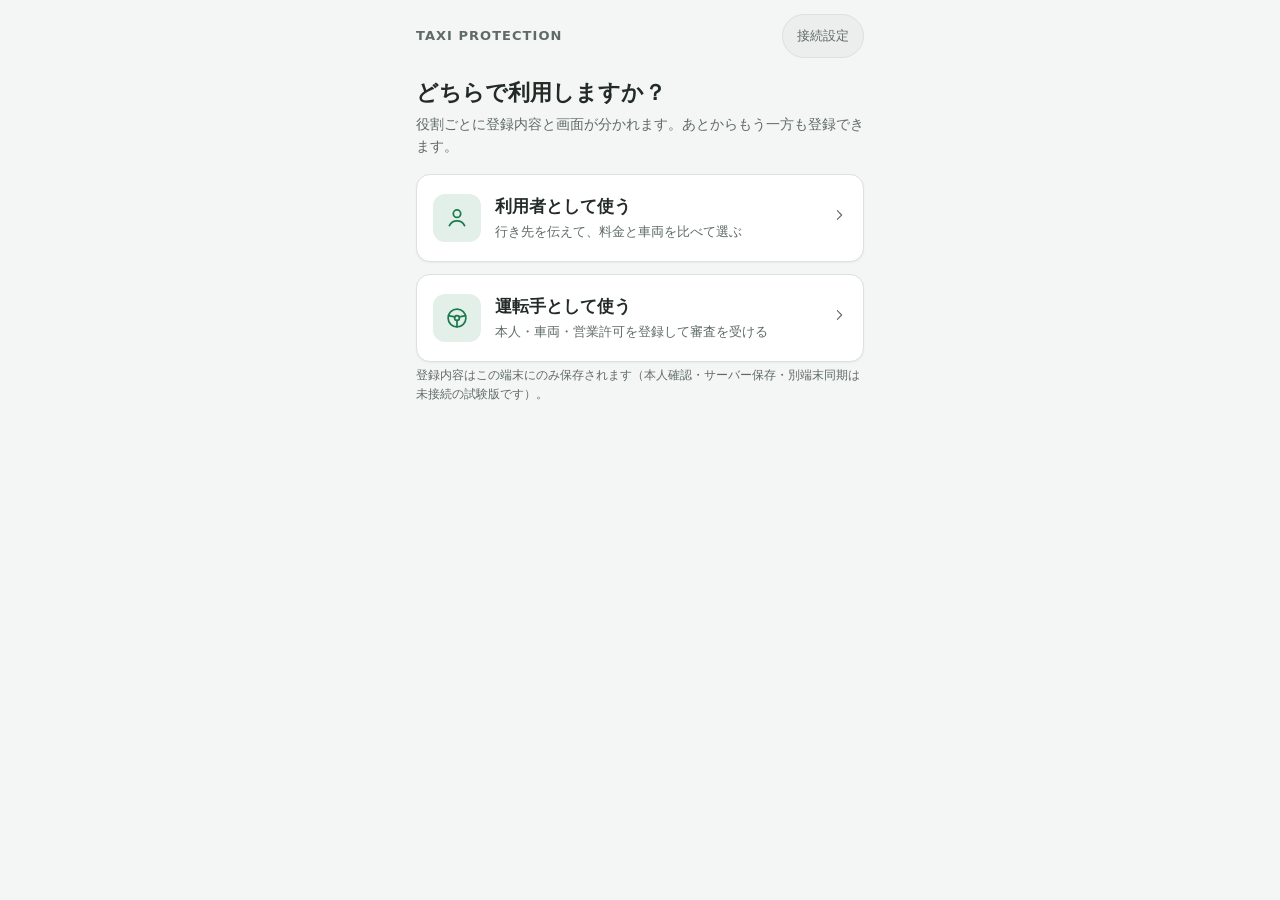
<file: index.html>
<!doctype html>
<html lang="ja">
<head>
  <meta charset="utf-8" />
  <meta name="viewport" content="width=device-width,initial-scale=1,viewport-fit=cover" />
  <meta name="theme-color" content="#f4f6f5" />
  <title>Taxi Protection</title>
  <link rel="stylesheet" href="./styles.css" />
</head>
<body>
  <div class="app" id="app" aria-live="polite">
    <noscript>このアプリの表示には JavaScript が必要です。</noscript>
  </div>
  <script src="./onboarding-core.js"></script>
  <script src="./app.js"></script>
</body>
</html>
</file>
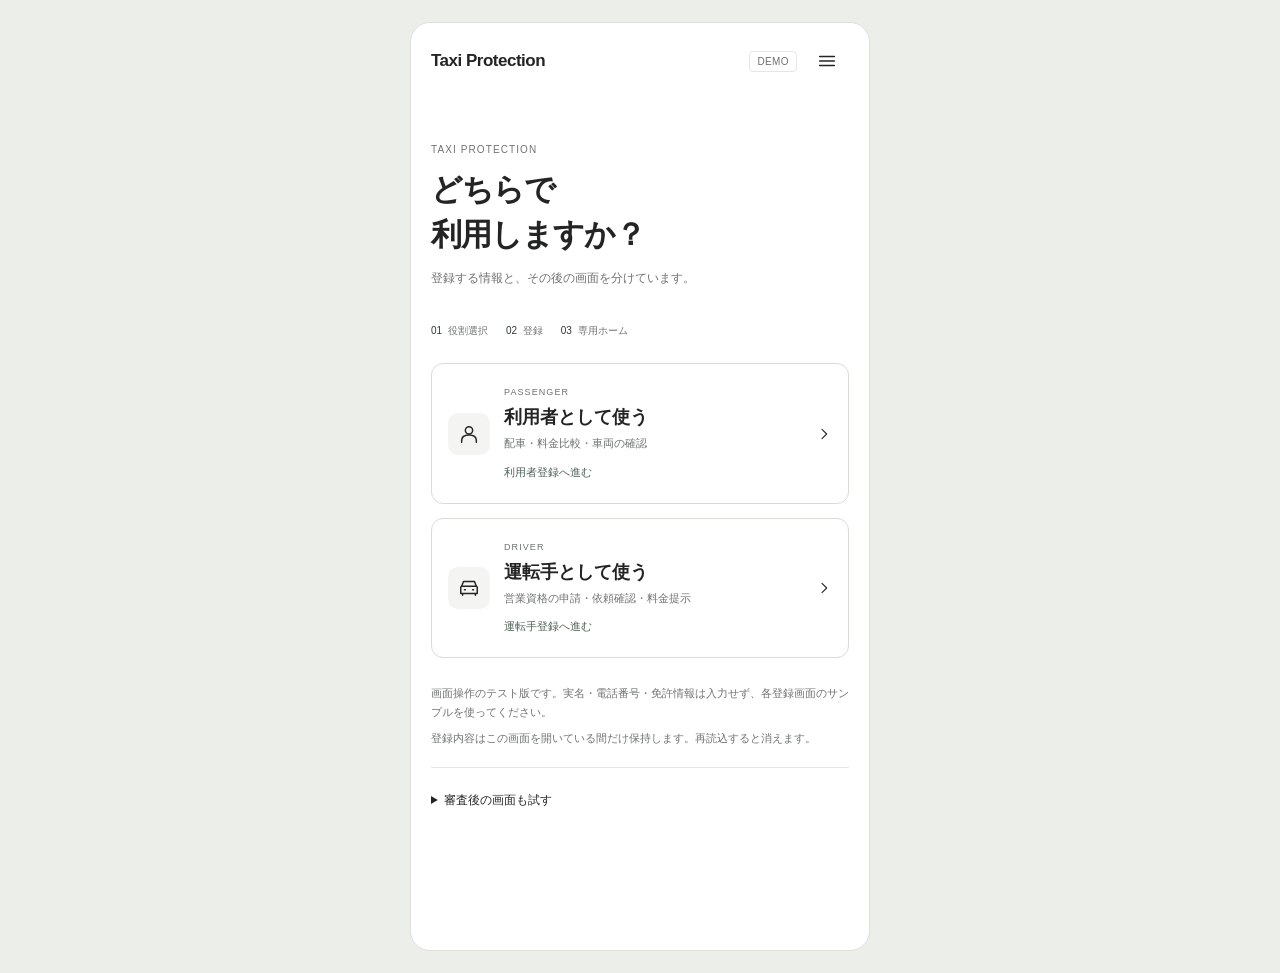
<file: prototypes/role-split/index.html>
<!doctype html>
<html lang="ja"><head><meta charset="utf-8"><meta name="viewport" content="width=device-width,initial-scale=1,viewport-fit=cover"><meta name="theme-color" content="#ffffff"><meta name="referrer" content="strict-origin-when-cross-origin"><title>Taxi Protection · 利用者 / 運転手</title><style>:root{--paper:#fff;--ink:#232524;--muted:#6e7470;--line:#e5e7e3;--wash:#f4f5f2;--accent:#365e51;--warning:#85402e;--radius:14px}
*{box-sizing:border-box}html,body{margin:0;background:#eceeea;color:var(--ink);font-family:-apple-system,BlinkMacSystemFont,"Segoe UI","Noto Sans",sans-serif;-webkit-font-smoothing:antialiased}button,input,select{font:inherit}button,a,input,select{-webkit-tap-highlight-color:transparent}button{cursor:pointer}button:disabled{cursor:not-allowed;opacity:.45}a{color:inherit}button:focus-visible,a:focus-visible,input:focus-visible,select:focus-visible{outline:2px solid var(--accent);outline-offset:3px}[hidden]{display:none!important}.screen{width:100%;max-width:460px;min-height:100svh;margin:auto;background:var(--paper);position:relative;padding-bottom:88px}.topbar{padding:16px 20px 12px;display:flex;align-items:center;justify-content:space-between}.brand{font-size:17px;font-weight:650;letter-spacing:-.5px}.demo-tag{font-size:10px;letter-spacing:.04em;color:var(--muted);border:1px solid var(--line);padding:4px 7px;border-radius:4px}.top-actions{display:flex;align-items:center;gap:8px}.icon-btn{display:grid;place-items:center;width:44px;height:44px;border:0;background:transparent;border-radius:10px;color:var(--ink)}.icon{width:22px;height:22px;fill:none;stroke:currentColor;stroke-width:1.6;stroke-linecap:round;stroke-linejoin:round;flex:none}.map-stage{height:290px;position:relative;background:#eeefec;overflow:hidden}.map-stage>svg,.map{width:100%;height:100%;position:absolute;inset:0}.map-caption{position:absolute;left:14px;bottom:14px;font-size:10px;background:#fffffff0;padding:5px 8px;border-radius:4px;max-width:calc(100% - 70px);color:#606762}.pickup-pill{position:absolute;left:16px;right:16px;top:14px;min-height:48px;background:#fff;border:1px solid #dfe3dd;border-radius:10px;display:flex;align-items:center;gap:10px;padding:0 12px;font-size:13px}.pickup-pill span{flex:1}.location-btn{position:absolute;bottom:10px;right:12px;background:#fff;border:1px solid var(--line);border-radius:50%}.sheet{padding:20px 20px 8px;border-radius:20px 20px 0 0;background:var(--paper);position:relative}.eyebrow{font-size:10px;letter-spacing:.11em;color:var(--muted);text-transform:uppercase;margin:0 0 8px}h1{font-size:25px;font-weight:650;letter-spacing:-.8px;margin:0 0 7px;line-height:1.4}h2{font-size:17px;font-weight:650;margin:0 0 12px}h3{font-size:14px;font-weight:600;margin:0 0 6px}p{line-height:1.7;margin:0 0 12px}.muted{color:var(--muted);font-size:12px}.search-box{display:flex;align-items:center;gap:10px;border:1px solid #d6dbd5;border-radius:12px;min-height:58px;padding:0 13px;margin:18px 0 12px}.search-box input{border:0;min-width:0;flex:1;font-size:16px;background:transparent;outline:0;padding:16px 0}.search-box .icon{color:#555f58}.time-btn{border:0;border-left:1px solid var(--line);background:transparent;font-size:11px;padding:8px 0 8px 10px;color:var(--muted);min-height:44px}.primary,.secondary{width:100%;min-height:48px;border-radius:10px;font-weight:600;font-size:14px;padding:12px 15px;border:1px solid var(--ink);display:flex;justify-content:center;gap:8px;align-items:center}.primary{background:var(--ink);color:#fff}.secondary{background:white;color:var(--ink);border-color:var(--line)}.quick-grid{display:grid;grid-template-columns:1fr 1fr;gap:10px;margin:16px 0 22px}.quick{display:flex;align-items:center;gap:10px;text-align:left;border:1px solid var(--line);border-radius:12px;background:white;padding:16px 12px;min-height:72px}.quick .icon{width:24px;height:24px}.quick b{font-size:13px;font-weight:600;display:block}.quick small{font-size:10px;color:var(--muted);display:block;margin-top:3px}.section-title{font-size:11px;color:var(--muted);margin:24px 0 8px;letter-spacing:.03em}.place-row{width:100%;display:flex;align-items:center;gap:12px;min-height:63px;border:0;border-bottom:1px solid var(--line);background:transparent;text-align:left;padding:10px 0}.place-row>span{flex:1;font-size:13px}.place-row small{display:block;color:var(--muted);font-size:11px;margin-top:4px}.place-row .icon{color:#717972}.notice-line{display:flex;align-items:flex-start;gap:9px;padding:14px 0;color:var(--muted);font-size:11px;line-height:1.6}.notice-line .icon{width:17px;height:17px;margin-top:2px}.nav{position:fixed;bottom:0;left:50%;transform:translateX(-50%);width:min(100%,460px);display:grid;grid-template-columns:repeat(3,1fr);background:#fff;border-top:1px solid var(--line);padding:9px 10px calc(9px + env(safe-area-inset-bottom));z-index:30}.nav button{border:0;background:none;color:var(--muted);display:flex;flex-direction:column;align-items:center;gap:4px;font-size:10px;min-height:44px}.nav button.active{color:var(--ink);font-weight:650}.panel{padding:18px 20px}.backline{display:flex;align-items:center;gap:4px;margin-left:-12px;margin-bottom:16px;font-size:12px;color:var(--muted)}.card{border:1px solid var(--line);border-radius:var(--radius);padding:16px;margin-bottom:12px}.card .muted:last-child{margin-bottom:0}.row{display:flex;align-items:center;justify-content:space-between;gap:12px}.price{font-size:27px;font-weight:650;letter-spacing:-.7px}.price small{font-size:12px;font-weight:400;color:var(--muted)}.plate{display:inline-block;font-size:18px;font-weight:650;letter-spacing:1px;border:1px solid #cfd4ce;border-radius:5px;padding:7px 13px;background:white}.badge{display:inline-flex;align-items:center;gap:5px;font-size:10px;padding:5px 7px;border:1px solid var(--line);border-radius:5px;line-height:1.4}.good{color:var(--accent);background:#f0f5f1}.caution{color:var(--warning);background:#faf2ed;border-color:#e6d5ca}.details{margin:14px 0}.detail{display:flex;justify-content:space-between;gap:15px;padding:10px 0;border-bottom:1px solid var(--line);font-size:12px}.detail dt{color:var(--muted)}.detail dd{margin:0;text-align:right;overflow-wrap:anywhere}.small-action{color:var(--muted);border:0;background:transparent;text-decoration:underline;font-size:12px;min-height:44px;padding:8px 0}.field{display:block;margin:16px 0;color:var(--muted);font-size:12px}.field>input,.field>select{width:100%;margin-top:7px;min-height:48px;padding:11px;border:1px solid #d3d8d1;border-radius:9px;background:white;color:var(--ink);font-size:16px}.checkbox{display:flex;align-items:flex-start;gap:10px;font-size:12px;line-height:1.6;margin:16px 0}.checkbox input{accent-color:var(--accent);width:18px;height:18px;flex:none;margin-top:1px}.sample-buttons{display:flex;gap:8px;flex-wrap:wrap;margin:12px 0}.sample-buttons button{border:1px solid var(--line);background:white;border-radius:6px;padding:8px 10px;font-size:11px;min-height:38px}.samples-label{font-size:10px;color:var(--muted);margin-top:18px}.banner{border-left:2px solid #b9c2b6;background:var(--wash);padding:12px 14px;font-size:12px;line-height:1.7;margin:14px 0}.banner.error{border-left-color:var(--warning);color:var(--warning);background:#fbf4ef}.form-progress{display:flex;gap:5px;margin:20px 0}.form-progress span{height:3px;flex:1;background:var(--line)}.form-progress span.on{background:var(--ink)}.doc-row{padding:14px 0;border-bottom:1px solid var(--line)}.doc-row header{display:flex;justify-content:space-between;align-items:center;gap:6px;font-size:12px}.doc-row button{font-size:11px;border:1px solid var(--line);background:white;border-radius:6px;padding:9px;min-height:40px}.doc-row label{display:flex;gap:10px;align-items:center;color:var(--muted);font-size:11px;margin-top:9px}.doc-row input{min-height:40px;min-width:0;max-width:190px;border:1px solid var(--line);border-radius:5px;font-size:14px;padding:5px;background:white}.actions{display:flex;gap:8px;margin-top:20px}.actions>*{flex:1}.timeline{border-left:1px solid #d6ddd3;margin:20px 5px;padding-left:19px}.timeline div{position:relative;font-size:13px;margin-bottom:22px;line-height:1.6}.timeline div:before{content:'';position:absolute;left:-24px;top:5px;width:8px;height:8px;border:1px solid #879183;border-radius:50%;background:#fff}.timeline div:first-child:before{background:var(--ink)}dialog{border:1px solid var(--line);border-radius:18px;width:min(92%,420px);max-height:85svh;padding:22px;color:var(--ink)}dialog::backdrop{background:#0005}#toast{position:fixed;bottom:86px;left:50%;transform:translateX(-50%);width:min(90%,420px);background:#262a27;color:#fff;padding:12px 16px;border-radius:9px;font-size:12px;line-height:1.6;z-index:100}.spacer{height:12px}gmp-place-autocomplete{width:100%;color-scheme:light}#google-search{margin:16px 0}.map-setting{position:absolute;bottom:48px;left:14px;border:1px solid var(--line);background:white;border-radius:5px;padding:7px 9px;font-size:10px;min-height:36px}#live-summary{position:absolute;right:14px;top:74px;background:white;padding:6px 9px;border-radius:5px;font-size:12px}@media(min-width:700px){body{padding:22px}.screen{border:1px solid #dde1da;border-radius:20px;overflow:hidden}}@media(prefers-reduced-motion:no-preference){button{transition:background .12s ease}button:hover{filter:brightness(.97)}}

/* Role-specific navigation and onboarding. */
.text-control{background:white;border:0;font-size:11px;color:var(--muted);min-height:44px;padding:6px}.welcome{padding:28px 0 14px}.welcome h1{font-size:31px;letter-spacing:-1px;line-height:1.45;margin:10px 0}.flow-steps{display:flex;gap:18px;font-size:10px;color:var(--muted);padding:10px 0 25px}.flow-steps b{font-size:10px;font-weight:500;margin-right:3px;color:#313b34}.role-card{display:flex;gap:14px;align-items:center;width:100%;padding:23px 16px;border:1px solid #d8ddd6;border-radius:12px;background:white;text-align:left;color:var(--ink);margin-bottom:14px;min-height:138px}.role-card:hover{border-color:#7b887a}.role-icon{width:42px;height:42px;display:grid;place-items:center;background:var(--wash);border-radius:10px;flex:none}.role-copy{flex:1;min-width:0}.role-copy small{display:block;letter-spacing:.12em;font-size:9px;color:var(--muted);margin-bottom:7px}.role-copy strong{display:block;font-size:18px;font-weight:600;line-height:1.5}.role-copy span{display:block;font-size:11px;color:var(--muted);margin-top:4px;line-height:1.6}.role-copy em{display:block;font-style:normal;font-size:11px;margin-top:12px;color:#4e6155}.role-card>.icon{width:16px}.demo-note{font-size:11px;color:var(--muted);padding:12px 0;line-height:1.7}.demo-note p{margin-bottom:7px}.test-tools{border-top:1px solid var(--line);padding:16px 0;font-size:12px}.test-tools summary{padding:8px 0;cursor:pointer;min-height:44px}.test-tools .secondary{font-size:12px}.role-nav{grid-template-columns:repeat(4,1fr)}.role-nav .icon{width:21px;height:21px}.preference-line{display:flex;gap:8px;font-size:11px;color:var(--muted);margin-bottom:10px}.dashboard-header{display:flex;gap:14px;align-items:center;margin-bottom:15px}.status-dot{width:7px;height:7px;background:#747c75;border-radius:50%;display:inline-block;margin-right:5px}.status-dot.online{background:var(--accent)}.driver-stats{display:grid;grid-template-columns:1fr 1fr;border:1px solid var(--line);border-radius:12px;margin:15px 0}.driver-stats>div{padding:16px}.driver-stats>div+div{border-left:1px solid var(--line)}.driver-stats b{font-size:24px;font-weight:600;display:block}.driver-stats span{font-size:11px;color:var(--muted)}.small-title{font-size:13px;font-weight:600;margin:22px 0 12px}.trip-route{border-left:1px solid #aab5a9;margin:16px 0 16px 5px;padding-left:14px;font-size:14px;line-height:1.6;overflow-wrap:anywhere}.trip-route span{font-size:10px;color:var(--muted);display:block}.trip-route>div+div{margin-top:15px}.offer-form{border-top:1px solid var(--line);margin-top:15px;padding-top:2px}.two-fields{display:grid;grid-template-columns:1fr 1fr;gap:12px}.two-fields .field{margin:10px 0}.offer-status{font-size:12px;color:var(--accent);margin:12px 0}.review-step{display:flex;gap:10px;align-items:baseline;padding:10px 0;border-bottom:1px solid var(--line);font-size:12px}.review-step small{color:var(--muted);font-size:10px;min-width:20px}.review-step strong{font-size:11px;margin-left:auto;font-weight:400;color:var(--muted)}.trip-status{font-size:11px;margin-bottom:12px;color:var(--muted)}.empty{padding:24px 16px;border:1px dashed var(--line);border-radius:12px;color:var(--muted);font-size:12px;line-height:1.8}.evidence-summary{font-size:11px;color:var(--muted);margin:15px 0}.inline-list{display:flex;gap:12px;flex-wrap:wrap;font-size:11px;color:var(--muted);margin:10px 0}.profile-info{overflow-wrap:anywhere}#passenger-preferences:empty{display:none}.booking-banner{margin-bottom:15px}.card h2{overflow-wrap:anywhere}.field textarea{width:100%;border:1px solid var(--line);border-radius:8px;font:inherit}#current-role{white-space:nowrap}@media(max-width:370px){.role-card{padding:20px 12px;gap:10px}.role-copy strong{font-size:17px}.brand{font-size:15px}.topbar{padding-left:16px;padding-right:12px}.top-actions{gap:3px}.panel{padding-left:16px;padding-right:16px}}

#passenger-greeting{text-transform:none;letter-spacing:.02em}.command-feedback{margin:0 20px 12px}.command-feedback h2{font-size:13px;margin-bottom:4px}.command-feedback p{margin:0}.command-feedback .secondary{margin-top:10px;min-height:42px;font-size:12px}
</style><style>.doc-row.invalid{border-left:2px solid var(--warning);padding-left:10px}.doc-row [aria-invalid="true"]{border-color:var(--warning)}.field-error{color:var(--warning);font-size:11px;line-height:1.6;margin:8px 0 0}</style></head>
<body>
<svg style="display:none" aria-hidden="true"><defs>
<symbol id="i-search" viewBox="0 0 24 24"><circle cx="10.5" cy="10.5" r="6.5"/><path d="m16 16 5 5"/></symbol>
<symbol id="i-car" viewBox="0 0 24 24"><path d="m4 10 2-5h12l2 5M3 11l1-1h16l1 1v7H3zM5 18v2m14-2v2M7 14h1m8 0h1"/></symbol>
<symbol id="i-shield" viewBox="0 0 24 24"><path d="m12 3 8 3v6c0 4-5 8-8 9-3-1-8-5-8-9V6zM8 12l3 3 5-6"/></symbol>
<symbol id="i-user" viewBox="0 0 24 24"><circle cx="12" cy="8" r="4"/><path d="M4 21v-2c0-4 3-6 8-6s8 2 8 6v2"/></symbol>
<symbol id="i-pin" viewBox="0 0 24 24"><path d="M19 10c0 5-7 11-7 11S5 15 5 10a7 7 0 1 1 14 0Z"/><circle cx="12" cy="10" r="2.5"/></symbol>
<symbol id="i-clock" viewBox="0 0 24 24"><circle cx="12" cy="12" r="9"/><path d="M12 7v5l3 2"/></symbol>
<symbol id="i-arrow" viewBox="0 0 24 24"><path d="m9 5 7 7-7 7"/></symbol>
<symbol id="i-back" viewBox="0 0 24 24"><path d="m15 5-7 7 7 7"/></symbol>
<symbol id="i-cross" viewBox="0 0 24 24"><path d="m6 6 12 12M6 18 18 6"/></symbol>
<symbol id="i-target" viewBox="0 0 24 24"><circle cx="12" cy="12" r="6"/><path d="M12 2v4m0 12v4M2 12h4m12 0h4"/><circle cx="12" cy="12" r="1"/></symbol>
<symbol id="i-menu" viewBox="0 0 24 24"><path d="M4 7h16M4 12h16M4 17h16"/></symbol>
</defs></svg>
<main class="screen">
<header class="topbar"><span class="brand">Taxi Protection</span><div class="top-actions"><span id="current-role" class="demo-tag">DEMO</span><button class="text-control" id="role-switch" hidden>役割選択</button><button class="icon-btn" id="settings-open" aria-label="設定"><svg class="icon"><use href="#i-menu"/></svg></button></div></header>
<section id="command-feedback" class="banner command-feedback" role="status" aria-live="polite" hidden><h2 id="command-feedback-title"></h2><p id="command-feedback-message"></p><button class="secondary" id="command-feedback-action" hidden></button></section>

<section id="role-page" class="page panel" hidden>
 <div class="welcome"><p class="eyebrow">TAXI PROTECTION</p><h1>どちらで<br>利用しますか？</h1><p class="muted">登録する情報と、その後の画面を分けています。</p></div>
 <div class="flow-steps"><span><b>01</b> 役割選択</span><span><b>02</b> 登録</span><span><b>03</b> 専用ホーム</span></div>
 <button class="role-card" id="choose-passenger"><span class="role-icon"><svg class="icon"><use href="#i-user"/></svg></span><span class="role-copy"><small>PASSENGER</small><strong>利用者として使う</strong><span>配車・料金比較・車両の確認</span><em id="passenger-resume">利用者登録へ進む</em></span><svg class="icon"><use href="#i-arrow"/></svg></button>
 <button class="role-card" id="choose-driver"><span class="role-icon"><svg class="icon"><use href="#i-car"/></svg></span><span class="role-copy"><small>DRIVER</small><strong>運転手として使う</strong><span>営業資格の申請・依頼確認・料金提示</span><em id="driver-resume">運転手登録へ進む</em></span><svg class="icon"><use href="#i-arrow"/></svg></button>
 <div class="demo-note"><p>画面操作のテスト版です。実名・電話番号・免許情報は入力せず、各登録画面のサンプルを使ってください。</p><p>登録内容はこの画面を開いている間だけ保持します。再読込すると消えます。</p></div>
 <details class="test-tools"><summary>審査後の画面も試す</summary><p class="muted">下のボタンは審査済みの架空アカウントを開きます。あなたの申請を承認するものではありません。</p><button class="secondary" id="open-reviewed-driver">審査済み運転手の見本を開く</button></details>
</section>
<section id="passenger-register-page" class="page panel" hidden>
 <div class="backline"><button class="icon-btn" data-nav="role" aria-label="役割選択に戻る"><svg class="icon"><use href="#i-back"/></svg></button>役割選択</div>
 <p class="eyebrow">PASSENGER REGISTRATION</p><h1>利用者の登録</h1><p class="muted">ここで入力した内容を配車画面へ引き継ぎます。運転免許や営業許可は求めません。</p>
 <button class="small-action" id="fill-passenger">サンプル情報を入力する</button>
 <form id="passenger-form">
 <label class="field">表示名<input name="name" required maxlength="80" autocomplete="off" placeholder="例：Sample Guest"></label>
 <label class="field">連絡先（国番号付き）<input name="phone" required type="tel" maxlength="24" placeholder="例：+819000000000" autocomplete="off"></label>
 <label class="field">メールアドレス（任意）<input name="email" type="email" maxlength="160" autocomplete="off" placeholder="guest@example.com"></label>
 <label class="field">連絡に使う言語<select name="language"><option value="ja">日本語</option><option value="en">English</option></select></label>
 <label class="field">滞在先・よく使う乗車地点（任意）<input name="pickup" maxlength="160" placeholder="ホテル名など" autocomplete="off"></label>
 <label class="field">希望する支払い方法<select name="payment"><option value="cash">現金</option><option value="card">カード（対応車両の確認が必要）</option></select></label>
 <label class="checkbox"><input name="consent" type="checkbox" required>架空の情報でテストします。電話・メール認証や実際の会員登録は行われません。</label>
 <p class="banner error" id="passenger-error" role="alert" hidden></p><button class="primary" type="submit" id="passenger-submit">登録して利用者画面へ</button>
 </form>
</section>

<section id="home-page" class="page" hidden>
<div class="map-stage" aria-label="乗車地点と降車地点の地図">
<svg id="demo-map" viewBox="0 0 430 290" preserveAspectRatio="xMidYMid slice" aria-label="位置関係のみを示すデモ図。実際の地図ではありません。"><rect width="430" height="290" fill="#eceeea"/><path d="M0 0h130l-8 34 28 29-50 27 35 38-27 28-8 40-100 67z" fill="#e1e6e1"/><g fill="none" stroke="#fff" stroke-width="8"><path d="m90 310 94-180L235-5M165 305l52-85 88-95L368-5M265 315l-6-53 107-107L445 69M104 184l299 81M146 106l190 62M205 31l184 69"/></g><g fill="none" stroke="#d1d6d0" stroke-width="1.2"><path d="m90 310 94-180L235-5M165 305l52-85 88-95L368-5M265 315l-6-53 107-107L445 69M104 184l299 81M146 106l190 62M205 31l184 69"/></g><path id="demo-route" d="M187 171l30 49 74 21" fill="none" stroke="#555f58" stroke-width="3" stroke-linecap="round" hidden/><circle cx="187" cy="171" r="20" fill="#53655510" stroke="#7d8c7e40"/><circle cx="187" cy="171" r="6" fill="#365e51" stroke="#fff" stroke-width="3"/><circle id="demo-end" cx="291" cy="241" r="5" fill="#242a25" stroke="#fff" stroke-width="2" hidden/></svg>
<div id="map" class="map" hidden></div><div class="pickup-pill"><svg class="icon"><use href="#i-pin"/></svg><span id="pickup-label">Nadi · デモ乗車地点</span><button class="icon-btn" id="pickup-open" aria-label="乗車地点の設定"><svg class="icon" style="width:16px"><use href="#i-arrow"/></svg></button></div>
<button class="map-setting" id="maps-open">Google Maps を接続</button><span id="live-summary" hidden></span><span class="map-caption" id="map-caption">デモ図 · 実際の道路・現在地ではありません</span><button class="icon-btn location-btn" id="locate" aria-label="現在地を取得"><svg class="icon"><use href="#i-target"/></svg></button></div>
<div class="sheet"><p class="eyebrow" id="passenger-greeting">YOUR NEXT RIDE</p><h1>どこへ行きますか？</h1><p class="muted">乗る前に、料金と車両情報を確認。</p><div id="passenger-preferences" class="preference-line"></div>
<div class="search-box" id="offline-search"><svg class="icon"><use href="#i-search"/></svg><input id="destination" placeholder="目的地を入力" aria-label="目的地" maxlength="160"><button class="time-btn" id="schedule-open">今すぐ</button></div><div id="google-search" hidden></div><p class="muted" id="route-status" aria-live="polite"></p>
<button class="primary" id="find-offers">料金を比較する <span style="font-size:10px;font-weight:400">/ デモ</span></button>
<div class="quick-grid"><button class="quick" data-nav="verify"><svg class="icon"><use href="#i-shield"/></svg><span><b>車両を照合</b><small>ナンバー・許可情報</small></span></button><button class="quick" data-nav="passenger-history"><svg class="icon"><use href="#i-clock"/></svg><span><b>乗車履歴</b><small>依頼・提示額の記録</small></span></button></div>
<div class="section-title">よく使う行き先 · サンプル</div><button class="place-row" data-destination="Nadi Town, Fiji"><svg class="icon"><use href="#i-clock"/></svg><span>Nadi Town<small>街の中心へ</small></span><svg class="icon"><use href="#i-arrow"/></svg></button><button class="place-row" data-destination="Nadi International Airport, Fiji"><svg class="icon"><use href="#i-clock"/></svg><span>Nadi Airport<small>空港へ</small></span><svg class="icon"><use href="#i-arrow"/></svg></button>
<div class="notice-line"><svg class="icon"><use href="#i-shield"/></svg><span>アプリへの登録と、営業許可の確認は別です。確認元・日時・有効期限を表示します。</span></div></div></section>
<section id="offers-page" class="page panel" hidden><div class="backline"><button class="icon-btn" data-nav="home" aria-label="戻る"><svg class="icon"><use href="#i-back"/></svg></button>ルートに戻る</div><p class="eyebrow">COMPARE OFFERS</p><h1>料金と車両で選ぶ</h1><p id="offer-destination" class="muted"></p><p class="banner">車両・金額・到着時間は架空のサンプルです。実際の配車・固定運賃の確約は行いません。</p><div id="offer-access-feedback" class="empty" role="status" aria-live="polite" hidden><strong id="offer-access-title"></strong><p id="offer-access-message"></p><button id="offer-access-action" class="secondary" type="button" hidden></button></div><div id="cancellation-recovery-feedback" class="empty" role="status" aria-live="polite" hidden><strong id="cancellation-recovery-title"></strong><p id="cancellation-recovery-message"></p><button id="cancellation-recovery-action" class="secondary" type="button" hidden></button></div><div id="offers"></div></section>
<section id="verify-page" class="page panel" hidden><p class="eyebrow">BEFORE YOU BOARD</p><h1>この車で、合っていますか？</h1><p class="muted">許可情報に加えて、目の前の車両も照合。</p><form id="lookup-form"><label class="field">ナンバープレート<input id="plate-input" placeholder="例：DEMO 001" maxlength="20" autocomplete="off" autocapitalize="characters" required></label><label class="checkbox"><input id="airport-check" type="checkbox">空港から乗車（空港側の確認も必要）</label><button class="primary" type="submit">登録情報を照合する</button></form><p class="samples-label">テスト用ナンバー</p><div class="sample-buttons"><button data-plate="DEMO 001">確認済みの見本</button><button data-plate="DEMO 003">期限切れ</button><button data-plate="DEMO 004">申請中</button><button data-plate="DEMO 999">未登録</button></div><div id="lookup-result" aria-live="polite"></div><p class="muted">照合先はこのプレビュー内の架空台帳です。LTAの公的登録簿とは接続していません。</p></section>
<section id="register-page" class="page panel" hidden><div class="backline"><button class="icon-btn" data-nav="role" aria-label="役割選択に戻る"><svg class="icon"><use href="#i-back"/></svg></button>運転手として登録</div><p class="eyebrow">DRIVER ONBOARDING</p><h1>タクシー登録申請</h1><p class="muted">申請後、発行元の情報と照合してから掲載。</p><div class="banner">テスト専用です。実名・実際の免許番号や書類は入れないでください。入力内容は送信・永続保存されません。</div><button class="small-action" id="fill-sample">サンプル情報を入力する</button><div class="form-progress" id="progress"><span class="on"></span><span></span><span></span></div>
<form id="registration-form"><div id="reg-step-0"><label class="field">運転手氏名<input name="name" maxlength="160" required></label><label class="field">連絡先（国番号を含む）<input name="phone" type="tel" maxlength="22" required></label><label class="field">運転免許番号<input name="driverLicence" maxlength="160" required></label><label class="field">PSV運転手許可番号<input name="psvPermit" maxlength="160" required></label></div>
<div id="reg-step-1" hidden><label class="field">車両ナンバー<input name="plate" maxlength="20" required></label><label class="field">車種・色<input name="vehicle" maxlength="160" required></label><label class="field">Taxi Permit番号<input name="taxiPermit" maxlength="160" required></label><label class="field">営業許可の名義人<input name="holder" maxlength="160" required></label><label class="field">Base / Stand・営業範囲<input name="base" maxlength="160" required></label><label class="checkbox"><input name="airport" id="register-airport" type="checkbox">空港での迎車も申請する</label></div>
<div id="reg-step-2" hidden><h2>確認書類と有効期限</h2><p class="muted">この見本では「デモ書類」を添付します。本番では原本確認・対象車両との照合が必要です。</p><div id="doc-fields"></div><label class="checkbox"><input name="consent" type="checkbox">名義人の同意・運転権限・発行元への照会同意を取得する設計を確認しました（デモ）。</label></div><p id="registration-error" class="banner error" role="alert" hidden></p><div class="actions"><button class="secondary" id="reg-back" type="button" hidden>戻る</button><button class="primary" id="reg-next" type="button">次へ</button><button class="primary" id="reg-submit" type="submit" hidden>申請を試す</button></div></form><div id="application-result" hidden aria-live="polite"></div></section>

<section id="passenger-account-page" class="page panel" hidden><p class="eyebrow">PASSENGER ACCOUNT</p><h1>利用者の登録情報</h1><div id="passenger-profile"></div><button class="secondary" id="edit-passenger">登録情報を編集する</button></section>
<section id="passenger-history-page" class="page panel" hidden><p class="eyebrow">YOUR RIDES</p><h1>依頼・乗車履歴</h1><p class="muted">この画面内で作成した依頼だけを表示します。</p><div id="passenger-history"></div></section>
<section id="driver-home-page" class="page panel" hidden><p class="eyebrow">DRIVER HOME</p><h1 id="driver-name">運転手ホーム</h1><p class="muted">自分の車両・審査状況・受付状態を確認。</p><div id="driver-dashboard"></div></section>
<section id="driver-requests-page" class="page panel" hidden><p class="eyebrow">RIDE REQUESTS</p><h1>依頼と料金提示</h1><p class="muted">乗降地を確認し、提示額と到着予定を入力。利用者が選ぶまでは迎車しません。</p><div id="driver-request-list"></div></section>
<section id="driver-trips-page" class="page panel" hidden><p class="eyebrow">YOUR ASSIGNMENTS</p><h1>担当する運行</h1><p class="muted">利用者が選択した依頼だけを表示します。</p><div id="driver-trip-list"></div></section>
<section id="driver-account-page" class="page panel" hidden><p class="eyebrow">DRIVER ACCOUNT</p><h1>運転手の登録情報</h1><div id="driver-profile"></div><button class="secondary" id="edit-driver">申請内容を修正する</button></section>
<nav class="nav role-nav" id="main-nav" aria-label="役割別メニュー" hidden></nav>

</main>
<dialog id="settings-dialog"><div class="row"><h2>プレビュー設定</h2><button class="icon-btn" data-close="settings-dialog" aria-label="閉じる"><svg class="icon"><use href="#i-cross"/></svg></button></div><p class="muted">実配車・審査・決済は未接続。入力はこの画面内だけで扱います。</p><label class="field">制限付き Google Maps ブラウザキー<input id="maps-key" type="password" autocomplete="off" placeholder="APIキー（任意）"></label><p class="muted">キーは保存しません。公開サイト用キーを設定してHTTPSで接続テストしてください。地図のAPI利用料が生じる場合があります。</p><button class="primary" id="connect-maps">Google Maps に接続</button><p id="maps-message" class="muted" aria-live="polite"></p><button class="small-action" id="reset-demo">入力を消してやり直す</button></dialog>
<dialog id="pickup-dialog"><div class="row"><h2>乗車地点</h2><button class="icon-btn" data-close="pickup-dialog" aria-label="閉じる"><svg class="icon"><use href="#i-cross"/></svg></button></div><label class="field">乗車地点・施設名<input id="pickup-text" value="Nadi, Fiji" maxlength="160"></label><label class="checkbox"><input id="airport-pickup" type="checkbox">空港内での迎車（テスト条件）</label><p class="muted">GPSだけでは空港の営業資格を判定しません。</p><button class="primary" id="save-pickup">乗車地点を設定</button></dialog>
<dialog id="schedule-dialog"><div class="row"><h2>乗車予定 · デモ</h2><button class="icon-btn" data-close="schedule-dialog" aria-label="閉じる"><svg class="icon"><use href="#i-cross"/></svg></button></div><label class="field">日時（この端末のタイムゾーン）<input id="schedule-time" type="datetime-local"></label><button class="primary" id="save-schedule">この日時を依頼に設定</button><div class="spacer"></div><button class="secondary" id="clear-schedule">今すぐの依頼に戻す</button><p class="muted">日時は依頼・比較・双方の履歴へ反映するテストです。実際の予約・通知は送信されません。</p></dialog>
<dialog id="cancel-dialog" aria-labelledby="cancel-title">
  <h2 id="cancel-title">依頼を取り消しますか？</h2>
  <div id="cancel-summary"></div>
  <p class="muted">取り消すと、この依頼の提示・車両確認は使えなくなります。選択済みの提示額は履歴に残ります。実際のキャンセル料・通知・配車は発生しないテストです。</p>
  <p id="cancel-error" class="banner error" role="alert" hidden></p>
  <button class="secondary" data-close="cancel-dialog" autofocus>依頼を続ける</button>
  <div class="spacer"></div>
  <button class="primary" id="confirm-cancel" data-command-action>この依頼を取り消す（デモ）</button>
</dialog>
<div id="toast" role="status" hidden></div><script>/* Reference model for UI testing, NOT a regulator connection or authorization API.
 * In production, load this model only from authenticated server-owned records.
 * A browser-side result must never authorize dispatch or certify a taxi. */
(function (root) {
  'use strict';
  const REQUIRED = ['taxi_permit', 'vehicle_licence', 'driver_licence', 'psv_driver_permit', 'fitness', 'insurance', 'operator_assignment'];
  const METHODS = new Set(['issuer_written', 'issuer_portal_witnessed', 'issuer_api']);
  const normalizePlate = v => String(v || '').normalize('NFKC').toUpperCase().replace(/[\s-]/g, '');
  const time = v => typeof v === 'string' && v.trim() ? Date.parse(v) : NaN;

  function assess(record, options = {}) {
    const now = options.now === undefined ? Date.now() : time(options.now);
    const fail = (code, reasons) => ({ eligible: false, code, reasons });
    if (!Number.isFinite(now)) return fail('unavailable', ['確認日時が無効です']);
    if (!record) return fail('not_found', ['当アプリの登録情報に見つかりません。無許可と断定するものではありません。']);
    if (record.status !== 'reviewed') return fail(record.status === 'suspended' ? 'suspended' : 'pending', ['審査が完了していないか、利用を停止しています']);
    if (!record.id || !record.vehicleId || !record.driverId || !record.holderId || !normalizePlate(record.plate)) return fail('incomplete', ['車両・運転手・許可名義人の紐付けが不完全です']);
    const reasons = [];
    const types = options.airport ? [...REQUIRED, 'airport_authorization'] : REQUIRED;
    for (const type of types) {
      const d = record.documents?.[type];
      if (!d || d.status !== 'confirmed' || !METHODS.has(d.method) || !d.evidenceRef || !d.reviewerId) {
        reasons.push(type + ': 確認根拠が不足'); continue;
      }
      if (d.reviewerId === record.driverId || d.reviewerId === record.holderId) reasons.push(type + ': 自己承認は禁止');
      if (normalizePlate(d.plate) !== normalizePlate(record.plate)) reasons.push(type + ': 車両番号が確認記録と不一致');
      if (d.binding !== `${record.holderId}/${record.vehicleId}/${record.driverId}`) reasons.push(type + ': 対象の組み合わせが不一致');
      const checked = time(d.checkedAt), expiry = time(d.expiresAt), recheck = time(d.recheckAt);
      if (![checked, expiry, recheck].every(Number.isFinite)) reasons.push(type + ': 日付不明');
      else {
        if (checked > now) reasons.push(type + ': 確認日時が未来');
        if (expiry <= now) reasons.push(type + ': 有効期限切れ');
        if (recheck <= now || recheck <= checked) reasons.push(type + ': 再確認が必要');
      }
    }
    return reasons.length ? fail('recheck', reasons) : { eligible: true, code: 'reviewed', reasons: [] };
  }

  function matchVehicle(record, enteredPlate, options = {}) {
    const a = assess(record, options);
    if (!a.eligible) return a;
    if (options.expectedId && options.expectedId !== record.id) return { eligible: false, code: 'wrong_vehicle', reasons: ['予約した車両とは別の車両です'] };
    if (!normalizePlate(enteredPlate) || normalizePlate(enteredPlate) !== normalizePlate(record.plate)) return { eligible: false, code: 'plate_mismatch', reasons: ['目の前の車のナンバーと一致しません'] };
    return a;
  }

  function submitApplication(input, now = new Date().toISOString()) {
    const errors = [];
    const required = ['name','phone','plate','holder','vehicle','taxiPermit','driverLicence','psvPermit','base'];
    required.forEach(k => { if (typeof input[k] !== 'string' || !input[k].trim() || input[k].length > 160) errors.push(k); });
    if (!/^\+?[0-9\s()-]{7,22}$/.test(input.phone || '')) errors.push('phone');
    if (!/^[A-Z0-9]{3,14}$/.test(normalizePlate(input.plate))) errors.push('plate');
    if (input.consent !== true) errors.push('consent');
    const kinds = input.airport === true ? [...REQUIRED, 'airport_authorization'] : REQUIRED;
    kinds.forEach(k => {
      const d = input.documents?.[k];
      if (!d?.attachment || !(time(d.expiresAt) > time(now))) errors.push(k);
    });
    if (errors.length) return { ok: false, errors: [...new Set(errors)] };
    // Whitelist data; never accept a client-supplied reviewed/approved flag.
    return { ok: true, application: {
      name: input.name.trim(), plate: normalizePlate(input.plate), status: 'submitted',
      airportRequested: input.airport === true, submittedAt: now, eligible: false
    }};
  }

  function samples() {
    const now = Date.now();
    const iso = delta => new Date(now + delta * 86400000).toISOString();
    const make = (id, plate, airport) => {
      const r = { id, plate, name: 'Sample Driver ' + id.slice(-1), holderId: 'demo-holder', vehicleId: 'v-' + id, driverId: 'd-' + id, vehicle: 'Toyota Prius', color: 'シルバー', status: 'reviewed', demo: true, documents: {} };
      for (const type of [...REQUIRED, ...(airport ? ['airport_authorization'] : [])]) {
        r.documents[type] = { status: 'confirmed', plate: r.plate, method: 'issuer_written', reviewerId: 'demo-reviewer', evidenceRef: 'DEMO-NOT-REAL/' + type, binding: `${r.holderId}/${r.vehicleId}/${r.driverId}`, checkedAt: iso(-1), recheckAt: iso(6), expiresAt: iso(180) };
      }
      return r;
    };
    const a = make('demo-1', 'DEMO 001', true), b = make('demo-2', 'DEMO 002', false), c = make('demo-3', 'DEMO 003', true), d = make('demo-4', 'DEMO 004', false);
    b.vehicle = 'Toyota Fielder'; b.color = 'ホワイト';
    c.documents.taxi_permit.expiresAt = iso(-1);
    d.status = 'submitted'; d.documents = {};
    return [a,b,c,d];
  }
  const api = { REQUIRED, normalizePlate, assess, matchVehicle, submitApplication, samples };
  if (typeof module !== 'undefined' && module.exports) module.exports = api;
  else root.TaxiVerification = api;
})(typeof globalThis !== 'undefined' ? globalThis : this);
</script><script>/* In-memory UX reference only. Not authentication, permissions or an official registry.
 * GDP designs/tests this prototype; production implementation is handed to Claude. */
(function(root){
  'use strict';
  const V = typeof module !== 'undefined' && module.exports ? require('./verification.js') : root.TaxiVerification;
  const pages={passenger:['home','offers','verify','passenger-history','passenger-account','passenger-register'],driver:['driver-home','driver-requests','driver-trips','driver-account','register']};
  function route(role,profile,target){
    if(target==='role'||!pages[role])return 'role';
    const onboarding=role==='passenger'?'passenger-register':'register';
    if(!profile)return onboarding;
    return pages[role].includes(target)?target:(role==='passenger'?'home':'driver-home');
  }
  const text=(v,max=160)=>typeof v==='string'?v.trim().slice(0,max):'';
  const phone=v=>/^\+[1-9]\d{6,14}$/.test(String(v||'').replace(/[\s()-]/g,''));
  function fareInput(input){
    const value=String(input.fare??'').trim(),eta=String(input.eta??'').trim();
    if(!/^(?:0|[1-9]\d{0,4})(?:\.\d{1,2})?$/.test(value)||Number(value)<=0)throw Error('提示額は0より大きい金額を小数2桁までで入力してください。');
    if(!/^\d{1,3}$/.test(eta)||Number(eta)<1||Number(eta)>180)throw Error('到着予定は1〜180分で入力してください。');
    return {fareCents:Math.round(Number(value)*100),eta:Number(eta)};
  }
  function commandFeedback(role,outcome){
    const viewer=role==='driver'?'運行':'依頼';
    const states={
      idle:{title:'',message:'',disableCommands:false,action:null},
      pending:{title:viewer+'の状態を確認中',message:'完了するまで同じ操作を繰り返さないでください。',disableCommands:true,action:null},
      confirmed:{title:'操作を確認しました',message:role==='driver'?'最新の運行状況を表示しています。':'最新の依頼状況を表示しています。',disableCommands:false,action:null},
      unresolved:{title:'操作結果を確認できません',message:'同じ操作を繰り返さず、最新状態を確認してください。',disableCommands:true,action:'refresh'},
      reauth:{title:'再ログインが必要です',message:'安全のため操作を停止しました。再ログイン後に最新状態を確認してください。',disableCommands:true,action:'reauth'},
      conflict:{title:'別の更新を確認しました',message:'操作を繰り返さず、最新状態を確認してください。',disableCommands:true,action:'refresh'},
      rejected:{title:'操作を完了できませんでした',message:role==='driver'?'運行条件と最新状態を確認してください。':'依頼条件と最新状態を確認してください。',disableCommands:false,action:'refresh'}
    };
    const value=states[outcome]||states.unresolved;
    return Object.freeze({role:role==='driver'?'driver':'passenger',outcome:states[outcome]?outcome:'unresolved',...value});
  }
  function createCommandUiController(initialRole='passenger'){
    let role=initialRole==='driver'?'driver':'passenger',generation=1,current=commandFeedback(role,'idle');
    const snapshot=()=>({...current,generation});
    const setRole=nextRole=>{const normalized=nextRole==='driver'?'driver':'passenger';if(normalized!==role){role=normalized;generation+=1;current=commandFeedback(role,'idle');}return snapshot();};
    const begin=nextRole=>{setRole(nextRole);if(current.disableCommands)return {accepted:false,state:snapshot()};current=commandFeedback(role,'pending');return {accepted:true,state:snapshot()};};
    const finish=outcome=>{current=commandFeedback(role,outcome);return snapshot();};
    const clear=()=>{current=commandFeedback(role,'idle');return snapshot();};
    const applyFeedback=(nextRole,expectedGeneration,outcome,feedback)=>{
      const normalized=nextRole==='driver'?'driver':nextRole==='passenger'?'passenger':null,keys=feedback&&typeof feedback==='object'&&!Array.isArray(feedback)?Object.keys(feedback).sort():[];
      const validOutcome=['idle','pending','confirmed','unresolved','reauth','conflict','rejected'].includes(outcome),validFeedback=keys.join(',')==='action,disableCommands,message,title'&&typeof feedback.title==='string'&&typeof feedback.message==='string'&&typeof feedback.disableCommands==='boolean'&&[null,'reconnect','refresh','reauth'].includes(feedback.action);
      if(!normalized||normalized!==role||expectedGeneration!==generation||!validOutcome||!validFeedback)return {accepted:false,state:snapshot()};
      current=Object.freeze({role,outcome,title:feedback.title.slice(0,160),message:feedback.message.slice(0,320),disableCommands:feedback.disableCommands,action:feedback.action});
      return {accepted:true,state:snapshot()};
    };
    return {snapshot,setRole,begin,finish,clear,applyFeedback};
  }
  function createCommandRestartGuard(storage,options={}){
    const key='taxi-command-guard-v1',now=typeof options.now==='function'?options.now:Date.now,maxAgeMs=Number.isFinite(options.maxAgeMs)?options.maxAgeMs:86400000;
    const outcomes=new Set(['pending','unresolved','reauth','conflict']);
    const clear=()=>{try{storage?.removeItem(key);return true;}catch{return false;}};
    const mark=(role,outcome='pending')=>{
      const normalized=role==='driver'?'driver':role==='passenger'?'passenger':null;
      if(!normalized||!outcomes.has(outcome))return false;
      const marker={version:1,role:normalized,outcome,savedAt:now()};
      try{storage?.setItem(key,JSON.stringify(marker));return Boolean(storage);}catch{return false;}
    };
    const restore=()=>{
      try{
        const raw=storage?.getItem(key);if(!raw)return null;
        const marker=JSON.parse(raw),keys=marker&&typeof marker==='object'&&!Array.isArray(marker)?Object.keys(marker).sort():[];
        const age=now()-marker?.savedAt;
        if(keys.join(',')!=='outcome,role,savedAt,version'||marker.version!==1||!['passenger','driver'].includes(marker.role)||!outcomes.has(marker.outcome)||!Number.isFinite(marker.savedAt)||age<0||age>maxAgeMs){clear();return null;}
        return Object.freeze({role:marker.role,outcome:'unresolved',resumedFrom:marker.outcome,feedback:commandFeedback(marker.role,'unresolved'),autoResend:false});
      }catch{clear();return null;}
    };
    return Object.freeze({key,mark,restore,clear});
  }
  const currentRideFields=['id','status','revision','viewerRole','nextAction','updatedAt'];
  function currentRideRecoveryView(role,response){
    const status=Number(response?.status),home=role==='driver'?'driver-home':'home',active=role==='driver'?new Set(['assigned','arriving','on_trip']):new Set(['collecting','assigned','arriving','on_trip']);
    if(status===204)return Object.freeze({kind:'empty',page:home,ride:null,reason:'no_current_ride'});
    if(status===409)return Object.freeze({kind:'blocked',page:null,ride:null,reason:response?.body?.code==='ambiguous_current_ride'?'ambiguous_current_ride':'conflict'});
    if(status!==200)return null;
    const body=response?.body,keys=body&&typeof body==='object'&&!Array.isArray(body)?Object.keys(body).sort():[];
    if(keys.join(',')!==[...currentRideFields].sort().join(',')||body.viewerRole!==role||typeof body.id!=='string'||!body.id||!active.has(body.status)||!Number.isInteger(body.revision)||body.revision<1||typeof body.nextAction!=='string'||!body.nextAction||typeof body.updatedAt!=='string'||!Number.isFinite(Date.parse(body.updatedAt)))return Object.freeze({kind:'blocked',page:null,ride:null,reason:'invalid_current_ride'});
    const ride=Object.freeze(Object.fromEntries(currentRideFields.map(field=>[field,body[field]])));
    return Object.freeze({kind:'ride',page:role==='driver'?'driver-trips':'passenger-history',ride,reason:'current_ride'});
  }
  function createStartupRecoveryController({guard,role,principal,readCurrentRide}){
    const normalized=role==='driver'?'driver':role==='passenger'?'passenger':null;
    const normalizePrincipal=value=>{
      const keys=value&&typeof value==='object'&&!Array.isArray(value)?Object.keys(value).sort():[];
      if(keys.join(',')!=='accountRef,viewerRole'||typeof value.accountRef!=='string'||!value.accountRef||!['passenger','driver'].includes(value.viewerRole))return null;
      return Object.freeze({accountRef:value.accountRef,viewerRole:value.viewerRole});
    };
    if(!normalized||!guard||typeof guard.restore!=='function'||typeof readCurrentRide!=='function')throw Error('起動時復旧の設定が不正です。');
    let binding=normalizePrincipal(principal),generation=1;
    let marker=guard.restore(),outcome=marker?'unresolved':'idle',attempts=0,retryUsed=false,done=!marker;
    let initializedGeneration=marker?generation:0;
    const inflight=new Set();
    if(marker&&(marker.role!==normalized||!binding||binding.viewerRole!==normalized)){guard.clear();marker=null;outcome=binding?'idle':'session_changed';done=true;initializedGeneration=0;}
    const retryReason=()=>outcome==='reauth'?'reauth':outcome==='unresolved'?'connectivity':null;
    const snapshot=()=>Object.freeze({role:normalized,outcome,attempts,retryUsed,busy:inflight.size>0,markerRetained:Boolean(marker),canRetry:Boolean(marker&&inflight.size===0&&!done&&attempts>0&&!retryUsed&&retryReason()),autoCommandReplay:false,sessionActive:Boolean(binding&&binding.viewerRole===normalized),sessionGeneration:generation,sessionRecoveryInitialized:initializedGeneration===generation,inFlight:inflight.size});
    const abortController=()=>typeof AbortController==='function'?new AbortController():(()=>{const signal={aborted:false};return {signal,abort(){signal.aborted=true;}};})();
    const current=handle=>Boolean(handle)&&!handle.signal.aborted&&handle.generation===generation&&handle.binding===binding;
    const samePrincipal=(left,right)=>Boolean(left&&right&&left.accountRef===right.accountRef&&left.viewerRole===right.viewerRole);
    const switchPrincipal=nextBinding=>{
      generation+=1;
      for(const handle of inflight)handle.controller.abort();
      inflight.clear();
      binding=nextBinding;
      guard.clear();marker=null;outcome='session_changed';done=true;attempts=0;retryUsed=false;initializedGeneration=0;
      return snapshot();
    };
    const replacePrincipal=nextPrincipal=>switchPrincipal(normalizePrincipal(nextPrincipal));
    const beginSessionRecovery=nextPrincipal=>{
      const nextBinding=normalizePrincipal(nextPrincipal);
      if(!nextBinding||nextBinding.viewerRole!==normalized){switchPrincipal(nextBinding);return {started:false,reason:nextBinding?'role_mismatch':'invalid_principal',state:snapshot()};}
      if(!samePrincipal(binding,nextBinding))switchPrincipal(nextBinding);
      if(initializedGeneration===generation)return {started:false,reason:'already_initialized',state:snapshot()};
      guard.clear();guard.mark(normalized,'unresolved');
      marker=guard.restore()||Object.freeze({role:normalized,outcome:'unresolved',resumedFrom:'unresolved',autoResend:false});
      outcome='unresolved';attempts=0;retryUsed=false;done=false;initializedGeneration=generation;
      return {started:true,reason:'initialized',state:snapshot()};
    };
    async function reconcile(reason='startup'){
      if(!marker||done)return {requested:false,reason:'no_recovery',state:snapshot()};
      if(!binding||binding.viewerRole!==normalized){guard.clear();marker=null;outcome='session_changed';done=true;return {requested:false,reason:'no_session',state:snapshot()};}
      if(inflight.size>0)return {requested:false,reason:'in_flight',state:snapshot()};
      if(attempts===0&&reason!=='startup')return {requested:false,reason:'startup_required',state:snapshot()};
      if(attempts>0){
        if(retryUsed||reason!==retryReason())return {requested:false,reason:'retry_not_allowed',state:snapshot()};
        retryUsed=true;
      }
      attempts+=1;
      let view=null;
      const controller=abortController(),handle=Object.freeze({binding,generation,controller,signal:controller.signal});
      inflight.add(handle);
      try{
        const response=await readCurrentRide(Object.freeze({method:'GET',path:'/v1/rides/current',reason,signal:handle.signal}));
        if(!current(handle))return {requested:true,reason:'stale_session',state:snapshot(),view:null};
        const status=Number(response?.status);
        view=currentRideRecoveryView(normalized,response);
        if(status===200&&view?.kind==='ride'){guard.clear();marker=null;outcome='confirmed';done=true;}
        else if(status===204){guard.clear();marker=null;outcome='empty';done=true;}
        else if(status===401||status===403){guard.mark(normalized,'reauth');marker=guard.restore();outcome='reauth';}
        else if(status===404){guard.clear();marker=null;outcome='rejected';done=true;}
        else if(status===409||status===422||(status===200&&view?.kind==='blocked')){guard.mark(normalized,'conflict');marker=guard.restore();outcome='conflict';done=true;}
        else{guard.mark(normalized,'unresolved');marker=guard.restore();outcome='unresolved';}
      }catch{
        if(!current(handle))return {requested:true,reason:'stale_session',state:snapshot(),view:null};
        guard.mark(normalized,'unresolved');marker=guard.restore();outcome='unresolved';
      }
      finally{inflight.delete(handle);}
      return {requested:true,state:snapshot(),view};
    }
    return Object.freeze({snapshot,reconcile,replacePrincipal,beginSessionRecovery});
  }
  function createStartupRecoveryUiAdapter({role,sessionGeneration=1,navigate,commandUi}){
    const normalized=role==='driver'?'driver':role==='passenger'?'passenger':null;
    if(!normalized||!Number.isInteger(sessionGeneration)||sessionGeneration<1||typeof navigate!=='function'||!commandUi||typeof commandUi.finish!=='function'||typeof commandUi.snapshot!=='function'||typeof commandUi.setRole!=='function')throw Error('起動時復旧UIの設定が不正です。');
    const target={
      passenger:{ride:'passenger-history',empty:'home'},
      driver:{ride:'driver-trips',empty:'driver-home'}
    }[normalized];
    let generation=sessionGeneration,settled=false;
    const applied=new Set();
    commandUi.setRole(normalized);
    const snapshot=()=>Object.freeze({role:normalized,sessionGeneration:generation,settled,appliedCount:applied.size,command:commandUi.snapshot()});
    const invalid=(key,reason)=>{
      if(key)applied.add(key);
      commandUi.finish('conflict');settled=true;
      return {applied:true,reason,state:snapshot()};
    };
    const beginSession=nextGeneration=>{
      if(!Number.isInteger(nextGeneration)||nextGeneration<=generation)return {started:false,reason:'invalid_generation',state:snapshot()};
      generation=nextGeneration;settled=false;applied.clear();commandUi.setRole(normalized);commandUi.finish('unresolved');
      return {started:true,reason:'session_started',state:snapshot()};
    };
    const apply=result=>{
      const state=result?.state;
      if(result?.requested!==true||!state||state.role!==normalized||state.sessionGeneration!==generation||!Number.isInteger(state.attempts)||state.attempts<1)return {applied:false,reason:'stale_or_invalid',state:snapshot()};
      if(result.reason==='stale_session')return {applied:false,reason:'stale_session',state:snapshot()};
      const view=result.view,key=[generation,state.attempts,state.outcome,view?.kind||'none'].join(':');
      if(applied.has(key)||settled)return {applied:false,reason:settled?'already_settled':'duplicate_result',state:snapshot()};
      if(state.outcome==='confirmed'){
        if(view?.kind!=='ride'||view.page!==target.ride||view.ride?.viewerRole!==normalized)return invalid(key,'invalid_view');
        try{navigate(target.ride);}catch{return invalid(key,'navigation_failed');}
        applied.add(key);settled=true;commandUi.finish('confirmed');
        return {applied:true,reason:'ride_restored',state:snapshot()};
      }
      if(state.outcome==='empty'){
        if(view?.kind!=='empty'||view.page!==target.empty||view.ride!==null)return invalid(key,'invalid_view');
        try{navigate(target.empty);}catch{return invalid(key,'navigation_failed');}
        applied.add(key);settled=true;commandUi.finish('confirmed');
        return {applied:true,reason:'home_restored',state:snapshot()};
      }
      if(['unresolved','reauth','conflict','rejected'].includes(state.outcome)){
        if(state.outcome==='conflict'&&view?.kind!=='blocked')return invalid(key,'invalid_view');
        applied.add(key);if(['conflict','rejected'].includes(state.outcome))settled=true;commandUi.finish(state.outcome);
        return {applied:true,reason:'lock_updated',state:snapshot()};
      }
      return invalid(key,'invalid_outcome');
    };
    return Object.freeze({snapshot,beginSession,apply});
  }
  function createStartupRecoveryFlow({role,controller,uiAdapter,initiallyVisible=true}){
    const normalized=role==='driver'?'driver':role==='passenger'?'passenger':null;
    if(!normalized||typeof initiallyVisible!=='boolean'||!controller||typeof controller.snapshot!=='function'||typeof controller.reconcile!=='function'||typeof controller.beginSessionRecovery!=='function'||typeof controller.replacePrincipal!=='function'||!uiAdapter||typeof uiAdapter.snapshot!=='function'||typeof uiAdapter.apply!=='function'||typeof uiAdapter.beginSession!=='function')throw Error('起動時復旧フローの設定が不正です。');
    const initialController=controller.snapshot(),initialUi=uiAdapter.snapshot();
    if(initialController.role!==normalized||initialUi.role!==normalized||initialController.sessionGeneration!==initialUi.sessionGeneration)throw Error('起動時復旧フローの役割または世代が一致しません。');
    let disposed=false,epoch=1,lastAction='idle',visible=initiallyVisible,deferred=null;
    const snapshot=()=>Object.freeze({role:normalized,disposed,visible,deferredResult:Boolean(deferred),epoch,lastAction,controller:controller.snapshot(),ui:uiAdapter.snapshot()});
    const applyResult=(result,runEpoch)=>{
      if(disposed||runEpoch!==epoch)return {processed:false,reason:'flow_stale',result,state:snapshot()};
      if(!visible){deferred=Object.freeze({result,epoch:runEpoch});lastAction='deferred';return {processed:false,reason:'hidden_result_deferred',result,state:snapshot()};}
      const application=uiAdapter.apply(result);
      return {processed:application.applied,reason:application.reason,result,application,state:snapshot()};
    };
    const perform=async(reason,runEpoch=epoch)=>{
      if(disposed)return {processed:false,reason:'flow_disposed',state:snapshot()};
      if(!visible)return {processed:false,reason:'screen_hidden',state:snapshot()};
      lastAction=reason;
      const result=await controller.reconcile(reason);
      return applyResult(result,runEpoch);
    };
    const recoverOnStartup=()=>perform('startup');
    const resume=reason=>{
      if(!['connectivity','reauth'].includes(reason))return Promise.resolve({processed:false,reason:'invalid_resume_reason',state:snapshot()});
      return perform(reason);
    };
    const beginSession=async principal=>{
      if(disposed)return {processed:false,reason:'flow_disposed',state:snapshot()};
      const initialized=controller.beginSessionRecovery(principal);
      if(!initialized.started)return {processed:false,reason:initialized.reason,initialized,state:snapshot()};
      epoch+=1;lastAction='session_start';
      const uiStart=uiAdapter.beginSession(initialized.state.sessionGeneration);
      if(!uiStart.started){controller.replacePrincipal(null);disposed=true;epoch+=1;lastAction='disposed';return {processed:false,reason:'ui_session_rejected',initialized,uiStart,state:snapshot()};}
      return perform('startup',epoch);
    };
    const setVisible=async nextVisible=>{
      if(typeof nextVisible!=='boolean')return {processed:false,reason:'invalid_visibility',state:snapshot()};
      if(disposed)return {processed:false,reason:'flow_disposed',state:snapshot()};
      if(nextVisible===visible)return {processed:false,reason:'visibility_unchanged',state:snapshot()};
      visible=nextVisible;lastAction=visible?'visible':'hidden';
      if(!visible)return {processed:false,reason:'screen_hidden',state:snapshot()};
      if(deferred){const pending=deferred;deferred=null;return applyResult(pending.result,pending.epoch);}
      const state=controller.snapshot();
      if(state.markerRetained&&state.attempts===0&&state.sessionRecoveryInitialized)return perform('startup',epoch);
      return {processed:false,reason:'visible_noop',state:snapshot()};
    };
    const dispose=()=>{
      if(disposed)return {disposed:false,reason:'already_disposed',state:snapshot()};
      disposed=true;deferred=null;epoch+=1;lastAction='disposed';controller.replacePrincipal(null);
      return {disposed:true,reason:'disposed',state:snapshot()};
    };
    return Object.freeze({snapshot,recoverOnStartup,resume,beginSession,setVisible,dispose});
  }
  function createOfferExpiryRefreshFlow({readOffers,eventTarget,documentState,setTimer=setTimeout,clearTimer=clearTimeout,createAbortController=()=>typeof AbortController==='function'?new AbortController():null}){
    if(typeof readOffers!=='function'||!eventTarget||typeof eventTarget.addEventListener!=='function'||typeof eventTarget.removeEventListener!=='function'||!documentState||typeof documentState.visibilityState!=='string'||typeof setTimer!=='function'||typeof clearTimer!=='function'||typeof createAbortController!=='function')throw Error('提示期限更新の設定が不正です。');
    let attached=false,detached=false,visible=documentState.visibilityState!=='hidden',timer=null,timerVersion=0,operation=null,requestController=null,refreshOnVisible=false,refreshes=0,lastReason='idle',serverNow=null,nextExpiryAt=null,offersSelectable=false,action=null,guidance='idle',accessOutcome=null,stateListener=null;
    const operations=new Set();
    const snapshot=()=>Object.freeze({attached,detached,visible,busy:Boolean(operation),timerScheduled:timer!==null,refreshOnVisible,refreshes,lastReason,serverNow,nextExpiryAt,offersSelectable,action,guidance,accessOutcome});
    const notify=()=>{if(stateListener!==null)stateListener(snapshot());};
    const setStateListener=listener=>{
      if(listener!==null&&typeof listener!=='function')throw Error('提示期限更新の状態通知が不正です。');
      stateListener=listener;
      return {connected:stateListener!==null,state:snapshot()};
    };
    const reject=reason=>Promise.resolve({refreshed:false,reason,state:snapshot()});
    const cancelTimer=()=>{
      timerVersion+=1;
      if(timer!==null){try{clearTimer(timer);}catch{}timer=null;}
    };
    const parseList=value=>{
      const now=Date.parse(value?.serverNow),expiry=value?.nextExpiryAt===null?null:Date.parse(value?.nextExpiryAt);
      if(!value||!Array.isArray(value.offers)||!Number.isFinite(now)||value.nextExpiryAt!==null&&!Number.isFinite(expiry)||expiry!==null&&expiry<now||Boolean(value.offers.length)!==Boolean(expiry!==null))return null;
      return Object.freeze({serverNow:new Date(now).toISOString(),nextExpiryAt:expiry===null?null:new Date(expiry).toISOString(),delayMs:expiry===null?null:Math.max(0,expiry-now),offerCount:value.offers.length});
    };
    const schedule=parsed=>{
      cancelTimer();serverNow=parsed.serverNow;nextExpiryAt=parsed.nextExpiryAt;offersSelectable=parsed.offerCount>0;action=null;guidance=offersSelectable?'current':'empty';
      if(nextExpiryAt===null){refreshOnVisible=false;lastReason='no_active_expiry';return;}
      if(!visible){refreshOnVisible=true;lastReason='expiry_waiting_for_visible';return;}
      const token=timerVersion;
      timer=setTimer(()=>{
        if(detached||!attached||token!==timerVersion)return;
        timer=null;
        if(!visible){refreshOnVisible=true;lastReason='expiry_waiting_for_visible';return;}
        void refresh('expiry',true);
      },parsed.delayMs);
      lastReason='expiry_scheduled';
    };
    const apply=value=>{
      if(detached)return {applied:false,reason:'flow_detached',state:snapshot()};
      if(accessOutcome!==null)return {applied:false,reason:'access_locked',state:snapshot()};
      const parsed=parseList(value);
      if(!parsed){lastReason='invalid_offer_list';return {applied:false,reason:lastReason,state:snapshot()};}
      schedule(parsed);return {applied:true,reason:lastReason,state:snapshot()};
    };
    const requireManualRefresh=reason=>{
      cancelTimer();refreshOnVisible=false;offersSelectable=false;action='refresh';guidance='latest_offer_required';lastReason=reason;
      return {refreshed:false,reason,state:snapshot()};
    };
    const applyAccessOutcome=status=>{
      cancelTimer();refreshOnVisible=false;offersSelectable=false;serverNow=null;nextExpiryAt=null;accessOutcome=status;
      if(status===401){action='reauthenticate';guidance='session_expired';lastReason='session_expired';return {refreshed:false,reason:lastReason,state:snapshot()};}
      if(status===403){action='passenger_role';guidance='passenger_role_required';lastReason='passenger_role_required';return {refreshed:false,reason:lastReason,state:snapshot()};}
      action=null;guidance='request_unavailable';lastReason='request_not_found';refreshes+=1;
      return {refreshed:true,reason:lastReason,state:snapshot()};
    };
    const readOutcome=value=>{
      if(!Number.isInteger(value?.status))return {kind:'list',value};
      if(value.status===200)return {kind:'list',value:value.body};
      if([401,403,404].includes(value.status))return {kind:'access',status:value.status};
      return {kind:'failed'};
    };
    const refresh=(reason,notifyState=false)=>{
      if(!attached||detached)return reject('flow_inactive');
      if(!['expiry','resume','manual'].includes(reason))return reject('invalid_refresh_reason');
      if(operation)return reject('refresh_in_progress');
      if(reason==='manual'&&action!=='refresh')return reject('action_not_available');
      if(!visible){if(reason!=='manual')refreshOnVisible=true;lastReason='screen_hidden';return reject(lastReason);}
      cancelTimer();refreshOnVisible=false;offersSelectable=false;action=null;guidance='refreshing';lastReason=reason==='resume'?'resume_refresh_pending':reason==='manual'?'manual_refresh_pending':'expiry_refresh_pending';
      if(notifyState)notify();
      const version=timerVersion;
      const controller=createAbortController();
      if(controller!==null&&(!controller.signal||typeof controller.abort!=='function'))throw Error('提示取得の中止設定が不正です。');
      requestController=controller;
      const request=controller===null?Object.freeze({reason,serverNow,nextExpiryAt}):Object.freeze({reason,serverNow,nextExpiryAt,signal:controller.signal});
      let task;
      task=Promise.resolve().then(()=>readOffers(request)).then(value=>{
        if(detached||!attached||version!==timerVersion){lastReason='stale_refresh';return {refreshed:false,reason:lastReason,state:snapshot()};}
        const outcome=readOutcome(value);
        if(outcome.kind==='access')return applyAccessOutcome(outcome.status);
        if(outcome.kind==='failed')return requireManualRefresh('refresh_failed');
        if(!visible){
          const parsed=parseList(outcome.value);
          if(!parsed)return requireManualRefresh('invalid_offer_list');
          serverNow=null;nextExpiryAt=null;offersSelectable=false;action=null;guidance='refreshing';refreshOnVisible=true;lastReason='hidden_refresh_deferred';
          return {refreshed:false,reason:lastReason,state:snapshot()};
        }
        const applied=apply(outcome.value);
        if(!applied.applied)return requireManualRefresh('invalid_offer_list');
        refreshes+=1;lastReason=reason==='resume'?'resumed':reason==='manual'?'manual_refreshed':'refreshed';
        return {refreshed:true,reason:lastReason,state:snapshot()};
      },()=>{
        if(!detached&&attached&&version===timerVersion)return requireManualRefresh('refresh_failed');
        return {refreshed:false,reason:'stale_refresh',state:snapshot()};
      }).then(result=>{if(notifyState)notify();return result;}).finally(()=>{operations.delete(task);if(operation===task)operation=null;if(requestController===controller)requestController=null;});
      operation=task;operations.add(task);return task;
    };
    const syncVisibility=name=>{
      if(!attached||detached)return;
      const nextVisible=documentState.visibilityState!=='hidden';
      if(!nextVisible){
        if(visible){
          visible=false;
          if(operation){refreshOnVisible=false;lastReason='hidden_during_refresh';}
          else{refreshOnVisible=action===null&&nextExpiryAt!==null;cancelTimer();lastReason='hidden';}
        }
        return;
      }
      const resumed=!visible;visible=true;
      if((resumed||name==='pageshow')&&refreshOnVisible){refreshOnVisible=false;void refresh('resume',true);}
    };
    const onVisibilityChange=()=>syncVisibility('visibilitychange');
    const onPageShow=()=>syncVisibility('pageshow');
    const attach=()=>{
      if(detached)return {started:false,reason:'flow_detached',state:snapshot()};
      if(attached)return {started:false,reason:'already_attached',state:snapshot()};
      attached=true;visible=documentState.visibilityState!=='hidden';eventTarget.addEventListener('visibilitychange',onVisibilityChange);eventTarget.addEventListener('pageshow',onPageShow);lastReason='attached';
      return {started:true,reason:'attached',state:snapshot()};
    };
    const detach=()=>{
      if(detached)return {detached:false,reason:'already_detached',state:snapshot()};
      if(attached){eventTarget.removeEventListener('visibilitychange',onVisibilityChange);eventTarget.removeEventListener('pageshow',onPageShow);}
      attached=false;detached=true;refreshOnVisible=false;offersSelectable=false;action=null;guidance='detached';accessOutcome=null;stateListener=null;
      if(requestController!==null){try{requestController.abort();}catch{}requestController=null;}
      cancelTimer();lastReason='detached';
      return {detached:true,reason:'detached',state:snapshot()};
    };
    const idle=async()=>{while(operations.size>0)await Promise.all([...operations]);return snapshot();};
    return Object.freeze({snapshot,setStateListener,attach,apply,refresh,detach,idle});
  }
  function createOfferAccessDomBridge({flow,elements,onReauthenticate=()=>({requested:true}),onPassengerHome=()=>({navigated:true}),onActionComplete=()=>({completed:true})}){
    if(!flow||typeof flow.snapshot!=='function'||typeof flow.refresh!=='function'||!elements||!elements.panel||!elements.title||!elements.message||!elements.action||typeof elements.action.addEventListener!=='function'||typeof elements.action.removeEventListener!=='function'||typeof onReauthenticate!=='function'||typeof onPassengerHome!=='function'||typeof onActionComplete!=='function')throw Error('提示案内パネルの設定が不正です。');
    const offerButtons=[...(elements.offerButtons||[])],driverControls=[...(elements.driverControls||[])];
    let attached=false,detached=false,pending=null,consumedAction=null,lastAction='idle';
    const copy=guidance=>{
      if(guidance==='session_expired')return {title:'ログインが必要です',message:'最新の提示を確認するため、利用者として再ログインしてください。',action:'reauthenticate',label:'利用者として再ログイン'};
      if(guidance==='passenger_role_required')return {title:'利用者画面に戻ってください',message:'提示は利用者アカウントから確認できます。',action:'passenger_role',label:'利用者ホームへ'};
      if(guidance==='request_unavailable')return {title:'この依頼は利用できません',message:'依頼が終了したか、表示できなくなりました。利用者ホームから確認してください。',action:null,label:''};
      if(guidance==='latest_offer_required')return {title:'提示を更新してください',message:'古い提示は選べません。最新の提示を確認してください。',action:'refresh',label:'最新の提示を確認'};
      return null;
    };
    const view=()=>{
      const state=flow.snapshot(),content=copy(state.guidance);
      return Object.freeze({hidden:!content,title:content?.title||'',message:content?.message||'',action:content?.action||null,label:content?.label||'',offersSelectable:state.offersSelectable===true,busy:Boolean(pending),consumed:content?.action!==null&&content?.action===consumedAction});
    };
    const snapshot=()=>Object.freeze({attached,detached,busy:Boolean(pending),consumedAction,lastAction,view:view()});
    const render=()=>{
      const current=view();
      offerButtons.forEach(button=>{button.disabled=!current.offersSelectable;});
      driverControls.forEach(control=>{control.hidden=true;control.setAttribute?.('aria-hidden','true');});
      if(detached)return current;
      elements.panel.hidden=current.hidden;elements.title.textContent=current.title;elements.message.textContent=current.message;
      const showAction=Boolean(current.action)&&!current.consumed;
      elements.action.hidden=!showAction;elements.action.disabled=!showAction||current.busy;elements.action.textContent=current.label;
      elements.action.setAttribute?.('data-offer-action',current.action||'');
      return current;
    };
    const activate=()=>{
      if(!attached||detached)return Promise.resolve({processed:false,reason:'bridge_inactive',state:snapshot()});
      const current=view();
      if(pending)return Promise.resolve({processed:false,reason:'action_in_progress',state:snapshot()});
      if(!current.action||current.consumed)return Promise.resolve({processed:false,reason:'action_not_available',state:snapshot()});
      const selected=current.action;lastAction=selected;render();
      let task;
      const work=selected==='reauthenticate'?onReauthenticate():selected==='passenger_role'?onPassengerHome():flow.refresh('manual');
      task=Promise.resolve(work).then(async result=>{
        if(detached)return {processed:false,reason:'stale_action',state:snapshot()};
        await onActionComplete(Object.freeze({action:selected,result}));
        if(detached)return {processed:false,reason:'stale_action',state:snapshot()};
        consumedAction=selected;lastAction='completed';return {processed:true,reason:'completed',action:selected,result,state:snapshot()};
      },()=>{lastAction='action_failed';return {processed:false,reason:lastAction,state:snapshot()};}).finally(()=>{if(pending===task)pending=null;render();});
      pending=task;render();return task;
    };
    const onClick=event=>{event?.preventDefault?.();void activate();};
    const attach=()=>{
      if(detached)return {attached:false,reason:'bridge_detached',state:snapshot()};
      if(attached)return {attached:false,reason:'already_attached',state:snapshot()};
      attached=true;elements.action.addEventListener('click',onClick);lastAction='attached';render();return {attached:true,reason:'attached',state:snapshot()};
    };
    const detach=()=>{
      if(detached)return {detached:false,reason:'already_detached',state:snapshot()};
      if(attached)elements.action.removeEventListener('click',onClick);
      attached=false;detached=true;offerButtons.forEach(button=>{button.disabled=true;});elements.panel.hidden=true;elements.action.hidden=true;elements.action.disabled=true;lastAction='detached';
      return {detached:true,reason:'detached',state:snapshot()};
    };
    const idle=async()=>{if(pending)await pending;return snapshot();};
    return Object.freeze({snapshot,attach,render,activate,detach,idle});
  }
  function createOfferPageLifecycle({createFlow,createDomBridge,rideId=null,readCancellationState=null,onCancellationRecovered=null,retryCancellationCommand=null,cancellationIdempotencyKey=null,baselineRevision=null,baselineStatus=null}){
    const retryConfigured=retryCancellationCommand!==null||cancellationIdempotencyKey!==null||baselineRevision!==null||baselineStatus!==null;
    if(typeof createFlow!=='function'||typeof createDomBridge!=='function'||readCancellationState!==null&&typeof readCancellationState!=='function'||onCancellationRecovered!==null&&typeof onCancellationRecovered!=='function'||readCancellationState&&!(typeof rideId==='string'&&rideId.length>0)||retryConfigured&&(typeof retryCancellationCommand!=='function'||typeof cancellationIdempotencyKey!=='string'||!cancellationIdempotencyKey||!Number.isInteger(baselineRevision)||baselineRevision<1||!['collecting','assigned','arriving'].includes(baselineStatus)||typeof readCancellationState!=='function'))throw Error('提示ページライフサイクルの設定が不正です。');
    let active=null,generation=0,lastAction='idle',terminalReason=null,cancellationRecovery=null,cancellationRetry=null,recoveryAttempted=false,retryAllowed=false,retryUsed=false,sessionRevision=0;
    const operations=new Set();
    const snapshot=()=>Object.freeze({entered:Boolean(active),generation,activeGeneration:active?.generation||null,busy:operations.size>0,lastAction,terminalReason,cancellationRetryAllowed:retryAllowed,cancellationRetryUsed:retryUsed,flow:active?.flow.snapshot()||null,dom:active?.dom.snapshot()||null});
    const track=work=>{
      let task;
      task=Promise.resolve(work).finally(()=>operations.delete(task));operations.add(task);return task;
    };
    const leave=()=>{
      const cancellationPending=Boolean(cancellationRecovery||cancellationRetry);
      if(!active&&!cancellationPending)return {left:false,reason:'not_entered',state:snapshot()};
      sessionRevision+=1;retryAllowed=false;if(cancellationPending)terminalReason='page_closed';
      const previous=active;active=null;lastAction='left';if(previous){previous.dom.detach();previous.flow.detach();}
      return {left:true,reason:'left',generation:previous?.generation||generation,state:snapshot()};
    };
    const completeCancellation=()=>{
      if(!active)return {completed:false,reason:'page_inactive',state:snapshot()};
      const previous=active;active=null;terminalReason='request_cancelled';lastAction='request_cancelled';previous.dom.detach();previous.flow.detach();
      return {completed:true,reason:'request_cancelled',generation:previous.generation,state:snapshot()};
    };
    const enter=()=>{
      if(terminalReason)return {entered:false,reason:terminalReason,state:snapshot()};
      if(active)leave();
      const currentGeneration=++generation,flow=createFlow(Object.freeze({generation:currentGeneration})),dom=createDomBridge(Object.freeze({generation:currentGeneration,flow}));
      if(!flow||typeof flow.setStateListener!=='function'||typeof flow.attach!=='function'||typeof flow.apply!=='function'||typeof flow.refresh!=='function'||typeof flow.detach!=='function'||typeof flow.idle!=='function'||!dom||typeof dom.attach!=='function'||typeof dom.render!=='function'||typeof dom.activate!=='function'||typeof dom.detach!=='function'||typeof dom.idle!=='function')throw Error('提示ページライフサイクルの構成が不正です。');
      const entry={generation:currentGeneration,flow,dom};active=entry;flow.setStateListener(()=>{if(active===entry)dom.render();});flow.attach();dom.attach();lastAction='entered';
      return {entered:true,reason:'entered',generation:currentGeneration,state:snapshot()};
    };
    const apply=value=>{
      if(!active)return {applied:false,reason:'page_inactive',state:snapshot()};
      const result=active.flow.apply(value);active.dom.render();lastAction=result.applied?'applied':result.reason;
      return {...result,pageState:snapshot()};
    };
    const refresh=reason=>{
      if(!active)return Promise.resolve({refreshed:false,reason:'page_inactive',state:snapshot()});
      const entry=active;lastAction='refresh_pending';
      const work=entry.flow.refresh(reason);entry.dom.render();
      return track(work.then(result=>{
        if(active!==entry)return {refreshed:false,reason:'stale_page',state:snapshot()};
        entry.dom.render();lastAction=result.reason;return {...result,pageState:snapshot()};
      }));
    };
    const activate=()=>{
      if(!active)return Promise.resolve({processed:false,reason:'page_inactive',state:snapshot()});
      const entry=active;lastAction='action_pending';
      return track(entry.dom.activate().then(result=>{
        if(active!==entry)return {processed:false,reason:'stale_page',state:snapshot()};
        entry.dom.render();lastAction=result.reason;return {...result,pageState:snapshot()};
      }));
    };
    const validRecoveredRide=response=>{
      const body=response?.body;
      const actions={collecting:'compare_offers',assigned:'track_pickup',arriving:'confirm_vehicle',on_trip:'show_on_trip',completed:'show_completed',cancelled:'show_cancelled_history'};
      return response?.status===200&&body&&typeof body==='object'&&!Array.isArray(body)&&Object.keys(body).sort().join(',')==='id,nextAction,revision,status,updatedAt,viewerRole'&&body.id===rideId&&Number.isInteger(body.revision)&&body.revision>0&&body.viewerRole==='passenger'&&actions[body.status]===body.nextAction&&typeof body.updatedAt==='string'&&Number.isFinite(Date.parse(body.updatedAt));
    };
    const validRecoveredCancellation=response=>validRecoveredRide(response)&&response.body.status==='cancelled'&&response.body.nextAction==='show_cancelled_history';
    const recoveredBaselineUnchanged=response=>validRecoveredRide(response)&&response.body.revision===baselineRevision&&response.body.status===baselineStatus;
    const transientFailure=response=>!response||response.status===0||[408,425,429].includes(response.status)||response.status>=500;
    const finalizeCancellation=async(body,expectedSessionRevision)=>{
      if(expectedSessionRevision!==sessionRevision)return {reconciled:false,reason:'stale_session',state:snapshot()};
      retryAllowed=false;terminalReason='request_cancelled';lastAction='request_cancelled';
      let navigation=null;
      if(onCancellationRecovered){try{navigation=await onCancellationRecovered(Object.freeze({...body}));}catch(error){navigation={navigated:false,reason:'navigation_failed'};}}
      if(expectedSessionRevision!==sessionRevision)return {reconciled:false,reason:'stale_session',state:snapshot()};
      return {reconciled:true,reason:'request_cancelled',ride:Object.freeze({...body}),navigation,state:snapshot()};
    };
    const reconcileCancellation=()=>{
      if(cancellationRecovery)return cancellationRecovery;
      if(recoveryAttempted)return Promise.resolve({reconciled:terminalReason==='request_cancelled',reason:terminalReason==='request_cancelled'?'request_cancelled':'recovery_already_attempted',state:snapshot()});
      if(!active)return Promise.resolve({reconciled:false,reason:'page_inactive',state:snapshot()});
      if(!readCancellationState)return Promise.resolve({reconciled:false,reason:'recovery_not_configured',state:snapshot()});
      recoveryAttempted=true;terminalReason='cancellation_outcome_unknown';lastAction='cancellation_recovery_pending';
      const previous=active;active=null;previous.dom.detach();previous.flow.detach();
      const expectedSessionRevision=sessionRevision;
      const work=(async()=>{
        let response;
        try{response=await readCancellationState();}
        catch(error){if(expectedSessionRevision!==sessionRevision)return {reconciled:false,reason:'stale_session',state:snapshot()};if(retryConfigured){retryAllowed=true;lastAction='cancellation_retry_required';return {reconciled:false,reason:'explicit_retry_required',state:snapshot()};}lastAction='cancellation_recovery_failed';return {reconciled:false,reason:'recovery_failed',state:snapshot()};}
        if(expectedSessionRevision!==sessionRevision)return {reconciled:false,reason:'stale_session',state:snapshot()};
        if(validRecoveredCancellation(response))return finalizeCancellation(response.body,expectedSessionRevision);
        if(retryConfigured&&(transientFailure(response)||recoveredBaselineUnchanged(response))){retryAllowed=true;lastAction='cancellation_retry_required';return {reconciled:false,reason:'explicit_retry_required',state:snapshot()};}
        lastAction='cancellation_unresolved';return {reconciled:false,reason:'cancellation_unresolved',state:snapshot()};
      })();
      cancellationRecovery=track(work);cancellationRecovery.finally(()=>{cancellationRecovery=null;});return cancellationRecovery;
    };
    const retryCancellation=()=>{
      if(cancellationRetry)return cancellationRetry;
      if(terminalReason==='request_cancelled')return Promise.resolve({retried:false,reason:'request_cancelled',state:snapshot()});
      if(retryUsed)return Promise.resolve({retried:false,reason:'retry_already_used',state:snapshot()});
      if(!retryAllowed||!retryCancellationCommand)return Promise.resolve({retried:false,reason:'retry_not_allowed',state:snapshot()});
      retryAllowed=false;retryUsed=true;lastAction='cancellation_retry_pending';
      const request=Object.freeze({action:'cancel_ride',rideId,expectedRevision:baselineRevision,cancelReason:'passenger_requested',idempotencyKey:cancellationIdempotencyKey});
      const expectedSessionRevision=sessionRevision;
      const work=(async()=>{
        let response;
        try{response=await retryCancellationCommand(request);}catch(error){if(expectedSessionRevision!==sessionRevision)return {retried:false,reason:'stale_session',state:snapshot()};lastAction='cancellation_retry_stopped';return {retried:false,reason:'retry_outcome_unknown',state:snapshot()};}
        if(expectedSessionRevision!==sessionRevision)return {retried:false,reason:'stale_session',state:snapshot()};
        if(validRecoveredCancellation(response)){const completed=await finalizeCancellation(response.body,expectedSessionRevision);return {...completed,retried:completed.reconciled===true};}
        lastAction='cancellation_retry_stopped';return {retried:false,reason:transientFailure(response)?'retry_outcome_unknown':'retry_rejected',state:snapshot()};
      })();
      cancellationRetry=track(work);cancellationRetry.finally(()=>{cancellationRetry=null;});return cancellationRetry;
    };
    const invalidateCancellationSession=reason=>{
      if(!['logout','account_switch'].includes(reason))return {invalidated:false,reason:'invalid_session_change',state:snapshot()};
      sessionRevision+=1;retryAllowed=false;terminalReason='session_invalidated';lastAction=reason;
      if(active){const previous=active;active=null;previous.dom.detach();previous.flow.detach();}
      return {invalidated:true,reason,state:snapshot()};
    };
    const idle=async()=>{while(operations.size>0)await Promise.all([...operations]);if(active){await active.flow.idle();await active.dom.idle();}return snapshot();};
    return Object.freeze({snapshot,enter,apply,refresh,activate,completeCancellation,reconcileCancellation,retryCancellation,invalidateCancellationSession,leave,idle});
  }
  function createCancellationRecoveryDomBridge({lifecycle,elements}){
    if(!lifecycle||typeof lifecycle.snapshot!=='function'||typeof lifecycle.reconcileCancellation!=='function'||typeof lifecycle.retryCancellation!=='function'||typeof lifecycle.invalidateCancellationSession!=='function'||!elements||!elements.panel||!elements.title||!elements.message||!elements.action||typeof elements.action.addEventListener!=='function'||typeof elements.action.removeEventListener!=='function')throw Error('取消結果案内パネルの設定が不正です。');
    const offerButtons=[...(elements.offerButtons||[])],driverControls=[...(elements.driverControls||[])];
    let attached=false,detached=false,pending=null,pendingKind=null,lastAction='idle';
    const content=()=>{
      const state=lifecycle.snapshot();
      if(state.terminalReason==='request_cancelled')return null;
      if(pendingKind==='retry'||state.lastAction==='cancellation_retry_pending')return {title:'取消を再確認しています',message:'同じ依頼を一度だけ再送しています。画面を閉じずにお待ちください。',action:null,label:''};
      if(state.cancellationRetryAllowed===true&&state.cancellationRetryUsed!==true)return {title:'取消結果を確認できませんでした',message:'依頼は停止中です。自動では再送しません。必要な場合だけ、同じ依頼を一度だけ再送できます。',action:'retry_cancellation',label:'同じ依頼を一度だけ再送'};
      if(state.lastAction==='cancellation_retry_stopped')return {title:'取消結果を確認できません',message:'安全のため追加の再送を停止しました。利用者履歴で最新状態を確認してください。',action:null,label:''};
      if(['cancellation_unresolved','cancellation_recovery_failed'].includes(state.lastAction))return {title:'取消結果を確認できません',message:'安全のため操作を停止しました。利用者履歴で最新状態を確認してください。',action:null,label:''};
      return null;
    };
    const view=()=>{
      const current=content();
      return Object.freeze({hidden:!current,title:current?.title||'',message:current?.message||'',action:current?.action||null,label:current?.label||'',busy:Boolean(pending)});
    };
    const snapshot=()=>Object.freeze({attached,detached,busy:Boolean(pending),pendingKind,lastAction,view:view()});
    const render=()=>{
      const current=view();
      offerButtons.forEach(button=>{button.disabled=true;});
      driverControls.forEach(control=>{control.hidden=true;control.setAttribute?.('aria-hidden','true');});
      if(detached)return current;
      elements.panel.hidden=current.hidden;elements.title.textContent=current.title;elements.message.textContent=current.message;
      const showAction=Boolean(current.action)&&!current.busy;
      elements.action.hidden=!showAction;elements.action.disabled=!showAction;elements.action.textContent=current.label;
      elements.action.setAttribute?.('data-cancellation-action',current.action||'');
      return current;
    };
    const start=(kind,work)=>{
      pendingKind=kind;lastAction=kind+'_pending';
      let task;
      task=Promise.resolve(work).then(result=>{
        if(detached)return {processed:false,reason:'stale_action',state:snapshot()};
        lastAction=result?.reason||kind+'_completed';
        return {processed:kind==='retry'?result?.retried===true:result?.reconciled===true,reason:result?.reason||kind+'_completed',result,state:snapshot()};
      },()=>{lastAction=kind+'_failed';return {processed:false,reason:lastAction,state:snapshot()};}).finally(()=>{if(pending===task){pending=null;pendingKind=null;}render();});
      pending=task;render();return task;
    };
    const reconcile=()=>{
      if(!attached||detached)return Promise.resolve({processed:false,reason:'bridge_inactive',state:snapshot()});
      if(pending)return pending;
      return start('reconcile',lifecycle.reconcileCancellation());
    };
    const activate=()=>{
      if(!attached||detached)return Promise.resolve({processed:false,reason:'bridge_inactive',state:snapshot()});
      if(pending)return Promise.resolve({processed:false,reason:'action_in_progress',state:snapshot()});
      if(view().action!=='retry_cancellation')return Promise.resolve({processed:false,reason:'action_not_available',state:snapshot()});
      return start('retry',lifecycle.retryCancellation());
    };
    const onClick=event=>{event?.preventDefault?.();void activate();};
    const attach=()=>{
      if(detached)return {attached:false,reason:'bridge_detached',state:snapshot()};
      if(attached)return {attached:false,reason:'already_attached',state:snapshot()};
      attached=true;elements.action.addEventListener('click',onClick);lastAction='attached';render();return {attached:true,reason:'attached',state:snapshot()};
    };
    const detach=()=>{
      if(detached)return {detached:false,reason:'already_detached',state:snapshot()};
      if(attached)elements.action.removeEventListener('click',onClick);
      attached=false;detached=true;offerButtons.forEach(button=>{button.disabled=true;});elements.panel.hidden=true;elements.action.hidden=true;elements.action.disabled=true;lastAction='detached';
      return {detached:true,reason:'detached',state:snapshot()};
    };
    const invalidateSession=reason=>{
      if(!attached||detached)return {invalidated:false,reason:'bridge_inactive',state:snapshot()};
      const result=lifecycle.invalidateCancellationSession(reason);
      if(!result.invalidated)return {...result,bridgeState:snapshot()};
      detach();return {...result,bridgeState:snapshot()};
    };
    const idle=async()=>{if(pending)await pending;return snapshot();};
    return Object.freeze({snapshot,attach,render,reconcile,activate,invalidateSession,detach,idle});
  }
  function createCancellationSessionEventBridge({bridge,eventTarget,sessionGenerationForPassenger}){
    if(!bridge||typeof bridge.invalidateSession!=='function'||!eventTarget||typeof eventTarget.addEventListener!=='function'||typeof eventTarget.removeEventListener!=='function'||typeof sessionGenerationForPassenger!=='function')throw Error('取消結果の認証イベント連携設定が不正です。');
    let attached=false,detached=false,baselineGeneration=null,lastAction='idle',handledEvents=0;
    const snapshot=()=>Object.freeze({attached,detached,lastAction,handledEvents});
    const stop=()=>{
      if(attached)eventTarget.removeEventListener('fiji:auth-session-changed',onAuthSessionChanged);
      attached=false;detached=true;
    };
    const currentGeneration=()=>{try{const value=sessionGenerationForPassenger();return typeof value==='string'&&value.trim().length>0?value:null;}catch{return null;}};
    const onAuthSessionChanged=()=>{
      if(!attached||detached)return;
      handledEvents+=1;
      const generation=currentGeneration();
      if(generation===baselineGeneration){lastAction='session_unchanged';return;}
      const reason=generation?'account_switch':'logout',result=bridge.invalidateSession(reason);
      lastAction=result?.invalidated===true?reason:result?.reason||'session_invalidation_failed';
      stop();
    };
    const attach=()=>{
      if(detached)return {started:false,reason:'bridge_detached',state:snapshot()};
      if(attached)return {started:false,reason:'already_attached',state:snapshot()};
      baselineGeneration=currentGeneration();
      if(!baselineGeneration){const result=bridge.invalidateSession('logout');lastAction=result?.invalidated===true?'logout':result?.reason||'session_unavailable';detached=true;return {started:false,reason:'session_unavailable',state:snapshot()};}
      eventTarget.addEventListener('fiji:auth-session-changed',onAuthSessionChanged);attached=true;lastAction='attached';
      return {started:true,reason:'attached',state:snapshot()};
    };
    const detach=()=>{
      if(detached)return {detached:false,reason:'already_detached',state:snapshot()};
      stop();lastAction='detached';return {detached:true,reason:'detached',state:snapshot()};
    };
    return Object.freeze({snapshot,attach,detach});
  }
  function createCancellationRecoveryPageController({lifecycle,elements,eventTarget,sessionGenerationForPassenger}){
    if(!lifecycle||typeof lifecycle.snapshot!=='function'||typeof lifecycle.leave!=='function'||typeof lifecycle.idle!=='function')throw Error('取消結果ページのライフサイクル設定が不正です。');
    const panelBridge=createCancellationRecoveryDomBridge({lifecycle,elements});
    const sessionBridge=createCancellationSessionEventBridge({bridge:panelBridge,eventTarget,sessionGenerationForPassenger});
    let started=false,closed=false,lastAction='idle';
    const snapshot=()=>Object.freeze({started,closed,lastAction,panel:panelBridge.snapshot(),session:sessionBridge.snapshot(),lifecycle:lifecycle.snapshot()});
    const start=()=>{
      if(closed)return {started:false,reason:'page_closed',state:snapshot()};
      if(started)return {started:false,reason:'already_started',state:snapshot()};
      const panel=panelBridge.attach();
      if(panel.attached!==true){lastAction=panel.reason;return {started:false,reason:panel.reason,state:snapshot()};}
      const session=sessionBridge.attach();
      if(session.started!==true){lastAction=session.reason;return {started:false,reason:session.reason,state:snapshot()};}
      started=true;lastAction='started';return {started:true,reason:'started',state:snapshot()};
    };
    const reconcile=()=>{
      if(!started||closed)return Promise.resolve({processed:false,reason:'page_inactive',state:snapshot()});
      lastAction='reconcile_pending';return panelBridge.reconcile().then(result=>{if(!closed)lastAction=result.reason;return result;});
    };
    const activate=()=>{
      if(!started||closed)return Promise.resolve({processed:false,reason:'page_inactive',state:snapshot()});
      lastAction='action_pending';return panelBridge.activate().then(result=>{if(!closed)lastAction=result.reason;return result;});
    };
    const leave=()=>{
      if(closed)return {left:false,reason:'already_closed',state:snapshot()};
      closed=true;started=false;sessionBridge.detach();panelBridge.detach();lifecycle.leave();lastAction='left';
      return {left:true,reason:'left',state:snapshot()};
    };
    const idle=async()=>{await panelBridge.idle();await lifecycle.idle();return snapshot();};
    return Object.freeze({snapshot,start,reconcile,activate,leave,idle});
  }
  function createStartupRecoveryEventBridge({flow,eventTarget,documentState,requestRecovery}){
    if(!flow||typeof flow.snapshot!=='function'||typeof flow.setVisible!=='function'||typeof flow.resume!=='function'||typeof flow.dispose!=='function'||requestRecovery!==undefined&&typeof requestRecovery!=='function'||!eventTarget||typeof eventTarget.addEventListener!=='function'||typeof eventTarget.removeEventListener!=='function'||!documentState||typeof documentState.visibilityState!=='string')throw Error('起動時復旧イベントの設定が不正です。');
    let attached=false,detached=false,lastEvent='idle',handledEvents=0,onlinePending=null;
    const operations=new Set();
    const isVisible=()=>documentState.visibilityState!=='hidden';
    const snapshot=()=>Object.freeze({attached,detached,busy:operations.size>0,lastEvent,handledEvents});
    const track=(name,work)=>{
      handledEvents+=1;lastEvent=name;
      let task;
      task=Promise.resolve(work).catch(()=>({processed:false,reason:'event_failed'})).finally(()=>operations.delete(task));
      operations.add(task);return task;
    };
    const updateVisibility=name=>{
      if(!attached||detached)return;
      track(name,flow.setVisible(isVisible()));
    };
    const onVisibilityChange=()=>updateVisibility('visibilitychange');
    const onPageShow=()=>updateVisibility('pageshow');
    const onOnline=()=>{
      if(!attached||detached||!isVisible()||onlinePending)return;
      const before=flow.snapshot();
      if(before.disposed||before.controller?.outcome!=='unresolved'||before.controller?.canRetry!==true)return;
      const work=(async()=>{
        if(detached||!isVisible())return {processed:false,reason:'screen_hidden'};
        const visibility=await flow.setVisible(true);
        if(detached)return {processed:false,reason:'bridge_detached'};
        if(visibility.processed)return visibility;
        const current=flow.snapshot();
        if(!current.visible||current.disposed||current.controller?.outcome!=='unresolved'||current.controller?.canRetry!==true)return {processed:false,reason:'retry_not_allowed',state:current};
        return requestRecovery?requestRecovery('connectivity'):flow.resume('connectivity');
      })();
      onlinePending=track('online',work);
      onlinePending.finally(()=>{onlinePending=null;});
    };
    const start=()=>{
      if(detached)return {started:false,reason:'bridge_detached',state:snapshot()};
      if(attached)return {started:false,reason:'already_attached',state:snapshot()};
      eventTarget.addEventListener('visibilitychange',onVisibilityChange);
      eventTarget.addEventListener('pageshow',onPageShow);
      eventTarget.addEventListener('online',onOnline);
      attached=true;updateVisibility('attach');
      return {started:true,reason:'attached',state:snapshot()};
    };
    const detach=()=>{
      if(detached)return {detached:false,reason:'already_detached',state:snapshot()};
      if(attached){
        eventTarget.removeEventListener('visibilitychange',onVisibilityChange);
        eventTarget.removeEventListener('pageshow',onPageShow);
        eventTarget.removeEventListener('online',onOnline);
      }
      attached=false;detached=true;lastEvent='detached';flow.dispose();
      return {detached:true,reason:'detached',state:snapshot()};
    };
    const idle=async()=>{while(operations.size>0)await Promise.all([...operations]);return snapshot();};
    return Object.freeze({snapshot,start,detach,idle});
  }
  function createRoleRecoveryLifecycle({createRoleFlow,createEventBridge,createFeedbackBridge=null,createNotificationBridge=null,createSubscriptionBridge=null}){
    if(typeof createRoleFlow!=='function'||typeof createEventBridge!=='function'||createFeedbackBridge!==null&&typeof createFeedbackBridge!=='function'||createNotificationBridge!==null&&typeof createNotificationBridge!=='function'||createSubscriptionBridge!==null&&typeof createSubscriptionBridge!=='function')throw Error('役割別復旧ライフサイクルの設定が不正です。');
    let active=null,generation=0,lastAction='idle',recoveryAction=null;
    const operations=new Set();
    const snapshot=()=>Object.freeze({activeRole:active?.role||null,generation,entered:Boolean(active),busy:operations.size>0,lastAction});
    const track=work=>{
      let task;
      task=Promise.resolve(work).catch(()=>({entered:false,reason:'startup_failed'})).finally(()=>operations.delete(task));
      operations.add(task);return task;
    };
    const leave=()=>{
      if(!active)return {left:false,reason:'not_entered',state:snapshot()};
      const previous=active;active=null;if(recoveryAction?.entry===previous)recoveryAction=null;lastAction='left';previous.subscriptionBridge?.detach();previous.notificationBridge?.detach();previous.feedbackBridge?.detach();previous.bridge.detach();
      return {left:true,reason:'left',role:previous.role,state:snapshot()};
    };
    const enter=(role,options)=>{
      const normalized=role==='driver'?'driver':role==='passenger'?'passenger':null;
      if(!normalized)return Promise.resolve({entered:false,reason:'invalid_role',state:snapshot()});
      const hasSessionBinding=options!==undefined&&options!==null&&Object.prototype.hasOwnProperty.call(options,'sessionBinding');
      if(options!==undefined&&(options===null||typeof options!=='object'||Array.isArray(options)))return Promise.resolve({entered:false,reason:'invalid_session_binding',state:snapshot()});
      const requestedSession=hasSessionBinding?options.sessionBinding:active?.role===normalized?active.sessionBinding:null;
      if(requestedSession!==null&&(typeof requestedSession!=='object'||Array.isArray(requestedSession)))return Promise.resolve({entered:false,reason:'invalid_session_binding',state:snapshot()});
      if(active?.role===normalized&&active.sessionBinding===requestedSession)return Promise.resolve({entered:false,reason:'already_entered',state:snapshot()});
      if(active)leave();
      generation+=1;const entryGeneration=generation;
      let flow,bridge,feedbackBridge,notificationBridge,subscriptionBridge;
      try{
        flow=createRoleFlow({role:normalized,generation:entryGeneration,sessionBinding:requestedSession});
        if(!flow||typeof flow.snapshot!=='function'||typeof flow.recoverOnStartup!=='function'||typeof flow.resume!=='function'||typeof flow.dispose!=='function')throw Error('flow');
        bridge=createEventBridge({role:normalized,generation:entryGeneration,sessionBinding:requestedSession,flow,requestRecovery:reason=>requestRecovery({role:normalized,generation:entryGeneration,reason})});
        if(!bridge||typeof bridge.start!=='function'||typeof bridge.detach!=='function'||typeof bridge.idle!=='function')throw Error('bridge');
        const started=bridge.start();
        if(started?.started!==true)throw Error('bridge_start');
        if(createFeedbackBridge){
          feedbackBridge=createFeedbackBridge({role:normalized,generation:entryGeneration,sessionBinding:requestedSession,flow});
          if(!feedbackBridge||typeof feedbackBridge.attach!=='function'||typeof feedbackBridge.handleNotification!=='function'||typeof feedbackBridge.detach!=='function'||typeof feedbackBridge.idle!=='function')throw Error('feedback_bridge');
          const feedbackStarted=feedbackBridge.attach();
          if(feedbackStarted?.started!==true)throw Error('feedback_bridge_start');
        }
        if(createNotificationBridge){
          notificationBridge=createNotificationBridge({role:normalized,generation:entryGeneration,sessionBinding:requestedSession,onHint:hint=>handleNotification({role:normalized,generation:entryGeneration,hint})});
          if(!notificationBridge||typeof notificationBridge.attach!=='function'||typeof notificationBridge.detach!=='function'||typeof notificationBridge.idle!=='function')throw Error('notification_bridge');
          const notificationStarted=notificationBridge.attach();
          if(notificationStarted?.started!==true)throw Error('notification_bridge_start');
        }
        if(createSubscriptionBridge){
          subscriptionBridge=createSubscriptionBridge({role:normalized,generation:entryGeneration,sessionBinding:requestedSession});
          if(!subscriptionBridge||typeof subscriptionBridge.snapshot!=='function'||typeof subscriptionBridge.attach!=='function'||typeof subscriptionBridge.reconnect!=='function'||typeof subscriptionBridge.refresh!=='function'||typeof subscriptionBridge.reauthenticate!=='function'||typeof subscriptionBridge.detach!=='function'||typeof subscriptionBridge.idle!=='function')throw Error('subscription_bridge');
          const subscriptionStarted=subscriptionBridge.attach();
          if(subscriptionStarted?.started!==true)throw Error('subscription_bridge_start');
        }
      }catch{
        try{subscriptionBridge?.detach();}catch{}
        try{notificationBridge?.detach();}catch{}
        try{feedbackBridge?.detach();}catch{}
        try{bridge?.detach();}catch{}
        try{flow?.dispose();}catch{}
        lastAction='entry_rejected';
        return Promise.resolve({entered:false,reason:'entry_rejected',state:snapshot()});
      }
      const entry=Object.freeze({role:normalized,generation:entryGeneration,sessionBinding:requestedSession,flow,bridge,feedbackBridge,notificationBridge,subscriptionBridge});active=entry;lastAction='entered';
      return track((async()=>{
        const startup=await flow.recoverOnStartup();
        if(active!==entry)return {entered:false,reason:'stale_entry',startup,state:snapshot()};
        return {entered:true,reason:'entered',startup,state:snapshot()};
      })());
    };
    const requestRecovery=({role,generation:expectedGeneration,reason}={})=>{
      if(!['connectivity','reauth'].includes(reason))return Promise.resolve({recovered:false,reason:'invalid_recovery_reason',state:snapshot()});
      const entry=active;
      if(!entry)return Promise.resolve({recovered:false,reason:'not_entered',state:snapshot()});
      if(role!==entry.role||expectedGeneration!==entry.generation)return Promise.resolve({recovered:false,reason:'stale_role_generation',state:snapshot()});
      if(recoveryAction?.entry===entry)return Promise.resolve({recovered:false,reason:'recovery_in_progress',state:snapshot()});
      lastAction=reason==='reauth'?'reauthentication':'latest_state';
      let handle;
      const task=(async()=>{
        const recovery=await entry.flow.resume(reason);
        if(active!==entry)return {recovered:false,reason:'stale_recovery',recovery,state:snapshot()};
        const recovered=recovery?.processed===true;lastAction=recovered?'recovered':recovery?.reason||'recovery_blocked';
        return {recovered,reason:recovered?'recovered':lastAction,recovery,state:snapshot()};
      })().catch(()=>({recovered:false,reason:'recovery_failed',state:snapshot()})).finally(()=>{
        operations.delete(task);if(recoveryAction===handle)recoveryAction=null;
      });
      handle=Object.freeze({entry,task});recoveryAction=handle;operations.add(task);return task;
    };
    const requestNotificationRecovery=({role,generation:expectedGeneration,execute}={})=>{
      if(typeof execute!=='function')return Promise.resolve({recovered:false,reason:'invalid_notification_recovery',state:snapshot()});
      const entry=active;
      if(!entry)return Promise.resolve({recovered:false,reason:'not_entered',state:snapshot()});
      if(role!==entry.role||expectedGeneration!==entry.generation)return Promise.resolve({recovered:false,reason:'stale_role_generation',state:snapshot()});
      if(recoveryAction?.entry===entry)return Promise.resolve({recovered:false,reason:'recovery_in_progress',state:snapshot()});
      lastAction='notification';
      let handle;
      const task=(async()=>{
        const notification=await execute();
        if(active!==entry)return {recovered:false,reason:'stale_recovery',state:snapshot()};
        const recovered=notification?.fetched===true;lastAction=notification?.reason||'notification_failed';
        return {recovered,reason:lastAction,notification,state:snapshot()};
      })().catch(()=>({recovered:false,reason:'recovery_failed',state:snapshot()})).finally(()=>{
        operations.delete(task);if(recoveryAction===handle)recoveryAction=null;
      });
      handle=Object.freeze({entry,task});recoveryAction=handle;operations.add(task);return task;
    };
    const handleNotification=({role,generation:expectedGeneration,hint}={})=>{
      const entry=active;
      if(!entry)return Promise.resolve({processed:false,reason:'not_entered',state:snapshot()});
      if(role!==entry.role||expectedGeneration!==entry.generation)return Promise.resolve({processed:false,reason:'stale_role_generation',state:snapshot()});
      if(!entry.feedbackBridge)return Promise.resolve({processed:false,reason:'feedback_unavailable',state:snapshot()});
      lastAction='notification_hint';let task;
      task=Promise.resolve(entry.feedbackBridge.handleNotification(hint)).then(result=>{
        if(active!==entry)return {processed:false,reason:'stale_notification',result,state:snapshot()};
        const processed=result?.processed===true;lastAction=result?.reason||'notification_rejected';
        return {processed,reason:lastAction,result,state:snapshot()};
      },()=>({processed:false,reason:'notification_failed',state:snapshot()})).finally(()=>operations.delete(task));
      operations.add(task);return task;
    };
    const handleSubscriptionAction=({role,generation:expectedGeneration,action}={})=>{
      if(!['reconnect','refresh','reauth'].includes(action))return Promise.resolve({handled:false,reason:'invalid_subscription_action',state:snapshot()});
      const entry=active;
      if(!entry)return Promise.resolve({handled:false,reason:'not_entered',state:snapshot()});
      if(role!==entry.role||expectedGeneration!==entry.generation)return Promise.resolve({handled:false,reason:'stale_role_generation',state:snapshot()});
      if(!entry.subscriptionBridge)return Promise.resolve({handled:false,reason:'subscription_unavailable',state:snapshot()});
      if(recoveryAction?.entry===entry)return Promise.resolve({handled:false,reason:'recovery_in_progress',state:snapshot()});
      if(entry.subscriptionBridge.snapshot().action!==action)return Promise.resolve({handled:false,reason:'action_not_available',state:snapshot()});
      lastAction=action==='reconnect'?'notification_reconnect':action==='refresh'?'latest_state':'reauthentication';
      let handle;
      const task=Promise.resolve(entry.subscriptionBridge[action==='reauth'?'reauthenticate':action]()).then(result=>{
        if(active!==entry)return {handled:false,reason:'stale_subscription_action',result,state:snapshot()};
        lastAction=result?.reason||'subscription_action_failed';
        return {handled:true,reason:lastAction,result,state:snapshot()};
      },()=>({handled:false,reason:'subscription_action_failed',state:snapshot()})).finally(()=>{
        operations.delete(task);if(recoveryAction===handle)recoveryAction=null;
      });
      handle=Object.freeze({entry,task});recoveryAction=handle;operations.add(task);return task;
    };
    const idle=async()=>{
      while(operations.size>0)await Promise.all([...operations]);
      if(active?.subscriptionBridge)await active.subscriptionBridge.idle();
      if(active?.notificationBridge)await active.notificationBridge.idle();
      if(active?.feedbackBridge)await active.feedbackBridge.idle();
      if(active)await active.bridge.idle();
      return snapshot();
    };
    return Object.freeze({snapshot,enter,leave,requestRecovery,requestNotificationRecovery,handleNotification,handleSubscriptionAction,idle});
  }
  function createRoleRoutingBoundary({lifecycle}){
    if(!lifecycle||typeof lifecycle.snapshot!=='function'||typeof lifecycle.enter!=='function'||typeof lifecycle.leave!=='function'||typeof lifecycle.requestRecovery!=='function'||typeof lifecycle.idle!=='function')throw Error('役割別ルーティング境界の設定が不正です。');
    let page='role',navigationRevision=0,lastAction='idle';
    const operations=new Set();
    const ownerOf=target=>Object.entries(pages).find(([,list])=>list.includes(target))?.[0]||null;
    const snapshot=()=>Object.freeze({page,activeRole:lifecycle.snapshot().activeRole,navigationRevision,busy:operations.size>0,lastAction});
    const track=work=>{
      let task;
      task=Promise.resolve(work).catch(()=>({navigated:false,reason:'navigation_failed',state:snapshot()})).finally(()=>operations.delete(task));
      operations.add(task);return task;
    };
    const navigate=(target,requestedRole=null)=>{
      const revision=++navigationRevision;
      if(target==='role'){
        lifecycle.leave();page='role';lastAction='left_role';
        return Promise.resolve({navigated:true,reason:'role_chooser',state:snapshot()});
      }
      const targetRole=ownerOf(target);
      if(!targetRole||requestedRole&&!['passenger','driver'].includes(requestedRole)||requestedRole&&requestedRole!==targetRole){
        lastAction='rejected';return Promise.resolve({navigated:false,reason:targetRole?'role_mismatch':'unknown_page',state:snapshot()});
      }
      if(lifecycle.snapshot().activeRole===targetRole){
        page=target;lastAction='within_role';
        return Promise.resolve({navigated:true,reason:'within_role',state:snapshot()});
      }
      page='role';lastAction='entering_role';
      return track((async()=>{
        const entry=await lifecycle.enter(targetRole);
        if(revision!==navigationRevision)return {navigated:false,reason:'stale_navigation',entry,state:snapshot()};
        if(lifecycle.snapshot().activeRole!==targetRole){lastAction='entry_failed';return {navigated:false,reason:'entry_failed',entry,state:snapshot()};}
        page=target;lastAction='role_entered';
        return {navigated:true,reason:'role_entered',entry,state:snapshot()};
      })());
    };
    const recover=action=>{
      const reason=action==='refresh'?'connectivity':action==='reauth'?'reauth':null;
      if(!reason){lastAction='recovery_rejected';return Promise.resolve({recovered:false,reason:'invalid_recovery_action',state:snapshot()});}
      const current=lifecycle.snapshot(),role=ownerOf(page),revision=navigationRevision;
      if(!role||current.activeRole!==role){lastAction='recovery_rejected';return Promise.resolve({recovered:false,reason:'no_active_role',state:snapshot()});}
      lastAction=action==='reauth'?'reauthentication':'latest_state';
      return track((async()=>{
        const recovery=await lifecycle.requestRecovery({role,generation:current.generation,reason});
        const latest=lifecycle.snapshot();
        if(revision!==navigationRevision||latest.activeRole!==role||latest.generation!==current.generation)return {recovered:false,reason:'stale_recovery',recovery,state:snapshot()};
        lastAction=recovery.recovered?'recovered':recovery.reason;
        return {recovered:recovery.recovered,reason:recovery.reason,recovery,state:snapshot()};
      })());
    };
    const idle=async()=>{while(operations.size>0)await Promise.all([...operations]);await lifecycle.idle();return snapshot();};
    return Object.freeze({snapshot,navigate,recover,idle});
  }
  function createRoleNotificationRecovery({lifecycle,role,currentRide=null,recover}){
    const normalized=role==='driver'?'driver':role==='passenger'?'passenger':null;
    if(!normalized||!lifecycle||typeof lifecycle.snapshot!=='function'||typeof lifecycle.requestNotificationRecovery!=='function'||typeof recover!=='function')throw Error('通知復旧の設定が不正です。');
    const normalizeRide=value=>{
      if(value===null)return null;
      const view=currentRideRecoveryView(normalized,{status:200,body:value});
      return view?.kind==='ride'?view.ride:null;
    };
    let current=normalizeRide(currentRide),busy=0,lastReason='idle',notificationCycle=null,pendingRevision=null,needsRefresh=false,guidance='idle';
    if(currentRide!==null&&!current)throw Error('通知復旧の現在状態が不正です。');
    const hintFields=['type','rideId','revision'],hintTypes=new Set(['ride.changed','ride.access_changed']);
    const parseHint=value=>{
      const keys=value&&typeof value==='object'&&!Array.isArray(value)?Object.keys(value).sort():[];
      if(keys.join(',')!==[...hintFields].sort().join(',')||!hintTypes.has(value.type)||typeof value.rideId!=='string'||!value.rideId||!Number.isInteger(value.revision)||value.revision<1)return null;
      return Object.freeze({type:value.type,rideId:value.rideId,revision:value.revision});
    };
    const feedback=()=>{
      const subject=normalized==='driver'?'運行':'依頼';
      if(busy>0)return Object.freeze({title:subject+'の最新状態を確認中',message:'確認が終わるまで状態を変更しないでください。',disableCommands:true,action:null});
      if(guidance==='reauth')return Object.freeze({title:'再ログインが必要です',message:subject+'の最新状態を確認するため、再ログインしてください。',disableCommands:true,action:'reauth'});
      if(guidance==='connectivity')return Object.freeze({title:subject+'の最新状態を取得できません',message:'通信を確認し、「最新状態を確認する」を押してください。',disableCommands:true,action:'refresh'});
      if(guidance==='empty')return Object.freeze({title:'現在の'+subject+'はありません',message:normalized==='driver'?'運転手ホームへ戻って新しい依頼を確認できます。':'利用者ホームから新しい依頼を開始できます。',disableCommands:false,action:null});
      if(needsRefresh)return Object.freeze({title:subject+'の最新状態を確認してください',message:'自動確認を停止しました。「最新状態を確認する」を押してください。',disableCommands:true,action:'refresh'});
      return Object.freeze({title:'',message:'',disableCommands:false,action:null});
    };
    const snapshot=()=>{const ui=feedback();return Object.freeze({role:normalized,hasRide:Boolean(current),revision:current?.revision||null,status:current?.status||null,busy:busy>0,pendingRevision,needsRefresh,guidance,commandsLocked:ui.disableCommands,action:ui.action,feedback:ui,lastReason});};
    const reject=reason=>{lastReason=reason;return Promise.resolve({processed:false,reason,state:snapshot()});};
    const readHint=async(hint,generation)=>{
      const coordinated=await lifecycle.requestNotificationRecovery({role:normalized,generation,execute:async()=>{
        let response;
        try{response=await recover(hint);}catch{return Object.freeze({fetched:false,applied:false,reason:'connectivity_required'});}
        const status=Number(response?.status);
        if([401,403].includes(status))return Object.freeze({fetched:true,applied:false,clear:true,reason:'reauthentication_required'});
        if(status===404)return Object.freeze({fetched:true,applied:false,clear:true,reason:'ride_not_found'});
        if(status===429||status>=500)return Object.freeze({fetched:false,applied:false,reason:'connectivity_required'});
        if(status===304)return Object.freeze({fetched:true,applied:false,reason:'hint_not_yet_visible'});
        const view=currentRideRecoveryView(normalized,response);
        if(view?.kind!=='ride'||view.ride.id!==current?.id)return Object.freeze({fetched:true,applied:false,reason:'invalid_recovery'});
        if(view.ride.revision<hint.revision||view.ride.revision<=current.revision)return Object.freeze({fetched:true,applied:false,reason:'hint_not_yet_visible'});
        return Object.freeze({fetched:true,applied:true,nextRide:view.ride,reason:'notification_recovered'});
      }});
      const latest=lifecycle.snapshot(),notification=coordinated.notification;
      if(coordinated.reason==='stale_recovery'||latest.activeRole!==normalized||latest.generation!==generation){lastReason='stale_recovery';return {processed:false,reason:'stale_recovery',state:snapshot()};}
      if(notification?.clear)current=null;
      else if(notification?.applied&&notification.nextRide)current=notification.nextRide;
      lastReason=coordinated.reason;
      return {processed:notification?.applied===true,reason:coordinated.reason,fetched:notification?.fetched===true,state:snapshot()};
    };
    const handle=rawHint=>{
      const hint=parseHint(rawHint);if(!hint)return reject('invalid_hint');
      const active=lifecycle.snapshot();
      if(active.activeRole!==normalized)return reject('inactive_role');
      if(!current)return reject('missing_baseline');
      if(hint.rideId!==current.id)return reject('foreign_hint');
      if(hint.revision<=current.revision)return reject('stale_or_duplicate_hint');
      if(notificationCycle){
        const covered=Math.max(notificationCycle.targetRevision,pendingRevision||0);
        if(hint.revision<=covered)return reject('stale_or_duplicate_hint');
        pendingRevision=hint.revision;lastReason='notification_coalesced';
        return Promise.resolve({processed:false,reason:'notification_coalesced',queued:true,state:snapshot()});
      }
      if(needsRefresh){
        const covered=Math.max(current.revision,pendingRevision||0);
        if(hint.revision<=covered)return reject('stale_or_duplicate_hint');
        pendingRevision=hint.revision;lastReason='explicit_refresh_required';
        return Promise.resolve({processed:false,reason:'explicit_refresh_required',queued:true,state:snapshot()});
      }
      const generation=active.generation,cycle={generation,targetRevision:hint.revision,followupUsed:false};
      notificationCycle=cycle;busy+=1;guidance='idle';lastReason='notification_pending';
      return (async()=>{
        let result=await readHint(hint,generation);
        if(result.reason==='reauthentication_required'){pendingRevision=null;needsRefresh=false;guidance='reauth';return {...result,followup:false,state:snapshot()};}
        if(result.reason==='ride_not_found'){pendingRevision=null;needsRefresh=false;guidance='empty';lastReason='ride_not_found';return {...result,followup:false,state:snapshot()};}
        if(result.reason==='connectivity_required'){
          pendingRevision=Math.max(cycle.targetRevision,pendingRevision||0);needsRefresh=true;guidance='connectivity';lastReason='connectivity_required';
          return {...result,processed:false,followup:false,pendingRevision,state:snapshot()};
        }
        if(result.reason==='stale_recovery'||!current){pendingRevision=null;needsRefresh=false;guidance='idle';return result;}
        if(result.fetched!==true){pendingRevision=null;needsRefresh=false;return {...result,followup:false,state:snapshot()};}
        let requiredRevision=Math.max(cycle.targetRevision,pendingRevision||0);
        if(current.revision>=requiredRevision){pendingRevision=null;needsRefresh=false;guidance='idle';return {...result,followup:false,state:snapshot()};}
        pendingRevision=requiredRevision;
        if(!cycle.followupUsed){
          const revision=pendingRevision;pendingRevision=null;cycle.targetRevision=revision;cycle.followupUsed=true;
          result=await readHint(Object.freeze({type:'ride.changed',rideId:current.id,revision}),generation);
          if(result.reason==='reauthentication_required'){pendingRevision=null;needsRefresh=false;guidance='reauth';return {...result,followup:true,state:snapshot()};}
          if(result.reason==='ride_not_found'){pendingRevision=null;needsRefresh=false;guidance='empty';lastReason='ride_not_found';return {...result,followup:true,state:snapshot()};}
          if(result.reason==='connectivity_required'){
            pendingRevision=Math.max(cycle.targetRevision,pendingRevision||0);needsRefresh=true;guidance='connectivity';lastReason='connectivity_required';
            return {...result,processed:false,followup:true,pendingRevision,state:snapshot()};
          }
          if(result.reason==='stale_recovery'||!current){pendingRevision=null;needsRefresh=false;guidance='idle';return {...result,followup:true};}
          if(result.fetched!==true){pendingRevision=null;needsRefresh=false;return {...result,followup:true,state:snapshot()};}
          requiredRevision=Math.max(cycle.targetRevision,pendingRevision||0);
          if(current.revision>=requiredRevision){pendingRevision=null;needsRefresh=false;guidance='idle';return {...result,followup:true,state:snapshot()};}
          pendingRevision=requiredRevision;
        }
        needsRefresh=true;guidance='refresh';lastReason='explicit_refresh_required';
        return {...result,processed:false,reason:'explicit_refresh_required',followup:cycle.followupUsed,pendingRevision,state:snapshot()};
      })().catch(()=>{lastReason='recovery_failed';return {processed:false,reason:'recovery_failed',state:snapshot()};}).finally(()=>{
        if(notificationCycle===cycle)notificationCycle=null;busy=Math.max(0,busy-1);
      });
    };
    const refresh=()=>{
      const active=lifecycle.snapshot();
      if(active.activeRole!==normalized){pendingRevision=null;needsRefresh=false;guidance='idle';return reject('inactive_role');}
      if(!current){
        if(guidance==='reauth')return reject('reauthentication_required');
        if(guidance==='empty')return reject('ride_not_found');
        pendingRevision=null;needsRefresh=false;guidance='idle';return reject('missing_baseline');
      }
      if(notificationCycle)return reject('recovery_in_progress');
      if(!needsRefresh||pendingRevision===null)return reject('refresh_not_required');
      const generation=active.generation,revision=pendingRevision,cycle={generation,targetRevision:revision,followupUsed:true,manual:true};
      notificationCycle=cycle;busy+=1;lastReason='manual_refresh_pending';
      return (async()=>{
        const result=await readHint(Object.freeze({type:'ride.changed',rideId:current.id,revision}),generation);
        if(result.reason==='reauthentication_required'){pendingRevision=null;needsRefresh=false;guidance='reauth';return {...result,manual:true,state:snapshot()};}
        if(result.reason==='ride_not_found'){pendingRevision=null;needsRefresh=false;guidance='empty';lastReason='ride_not_found';return {...result,manual:true,state:snapshot()};}
        if(result.reason==='connectivity_required'){
          pendingRevision=Math.max(revision,pendingRevision||0);needsRefresh=true;guidance='connectivity';lastReason='connectivity_required';
          return {...result,processed:false,manual:true,pendingRevision,state:snapshot()};
        }
        if(result.reason==='stale_recovery'||!current){pendingRevision=null;needsRefresh=false;guidance='idle';return {...result,manual:true};}
        const requiredRevision=Math.max(revision,pendingRevision||0);
        if(current.revision>=requiredRevision){pendingRevision=null;needsRefresh=false;guidance='idle';lastReason='notification_recovered';return {...result,processed:true,reason:'notification_recovered',manual:true,state:snapshot()};}
        pendingRevision=requiredRevision;needsRefresh=true;guidance='refresh';lastReason='explicit_refresh_required';
        return {...result,processed:false,reason:'explicit_refresh_required',manual:true,pendingRevision,state:snapshot()};
      })().catch(()=>{lastReason='recovery_failed';return {processed:false,reason:'recovery_failed',manual:true,state:snapshot()};}).finally(()=>{
        if(notificationCycle===cycle)notificationCycle=null;busy=Math.max(0,busy-1);
      });
    };
    return Object.freeze({snapshot,handle,refresh});
  }
  function createNotificationFeedbackFlow({role,recovery,commandUi,onReauthenticate=()=>({requested:true})}){
    const normalized=role==='driver'?'driver':role==='passenger'?'passenger':null,initial=commandUi?.snapshot?.();
    if(!normalized||!recovery||typeof recovery.snapshot!=='function'||typeof recovery.handle!=='function'||typeof recovery.refresh!=='function'||!commandUi||typeof commandUi.snapshot!=='function'||typeof commandUi.applyFeedback!=='function'||typeof onReauthenticate!=='function'||initial?.role!==normalized)throw Error('通知フィードバック接続の設定が不正です。');
    const generation=initial.generation;let active=true,operation=null,lastReason='idle';
    const current=()=>active&&commandUi.snapshot().role===normalized&&commandUi.snapshot().generation===generation;
    const snapshot=()=>Object.freeze({role:normalized,generation,active:current(),busy:Boolean(operation),lastReason,command:commandUi.snapshot(),recovery:recovery.snapshot()});
    const reject=reason=>{lastReason=reason;return Promise.resolve({processed:false,reason,state:snapshot()});};
    const sync=()=>{
      if(!current()){active=false;lastReason='stale_role_generation';return {applied:false,reason:lastReason,state:snapshot()};}
      const state=recovery.snapshot();
      if(state.role!==normalized){lastReason='role_mismatch';return {applied:false,reason:lastReason,state:snapshot()};}
      const outcome=state.busy?'pending':state.guidance==='reauth'?'reauth':state.guidance==='connectivity'||state.guidance==='refresh'?'unresolved':state.guidance==='empty'?'confirmed':'idle';
      const applied=commandUi.applyFeedback(normalized,generation,outcome,state.feedback);
      lastReason=applied.accepted?'feedback_applied':'feedback_rejected';
      return {applied:applied.accepted,reason:lastReason,state:snapshot()};
    };
    const run=(kind,execute)=>{
      if(!current())return reject('stale_role_generation');
      if(operation)return reject('action_in_progress');
      let work;try{work=Promise.resolve(execute());}catch{return reject('action_failed');}
      const handle=Object.freeze({kind,work});operation=handle;sync();
      return work.then(result=>{
        if(operation===handle)operation=null;
        if(!current()){active=false;lastReason='stale_role_generation';return {processed:false,reason:lastReason,result,state:snapshot()};}
        const applied=sync();lastReason=result?.reason||applied.reason;
        return {processed:true,reason:lastReason,result,state:snapshot()};
      },()=>{
        if(operation===handle)operation=null;
        if(!current()){active=false;lastReason='stale_role_generation';return {processed:false,reason:lastReason,state:snapshot()};}
        sync();lastReason='action_failed';return {processed:false,reason:lastReason,state:snapshot()};
      });
    };
    const handle=hint=>run('notification',()=>recovery.handle(hint));
    const trigger=action=>{
      if(!current())return reject('stale_role_generation');
      if(operation)return reject('action_in_progress');
      const recoveryState=recovery.snapshot(),command=commandUi.snapshot();
      if(!['refresh','reauth'].includes(action)||action!==recoveryState.action||action!==command.action)return reject('action_not_available');
      return action==='refresh'?run('refresh',()=>recovery.refresh()):run('reauth',()=>onReauthenticate(Object.freeze({role:normalized,generation})));
    };
    const dispose=()=>{active=false;lastReason='disposed';return snapshot();};
    return Object.freeze({snapshot,sync,handle,trigger,dispose});
  }
  function createNotificationFeedbackEventBridge({flow,eventTarget,render}){
    if(!flow||typeof flow.snapshot!=='function'||typeof flow.sync!=='function'||typeof flow.trigger!=='function'||typeof flow.dispose!=='function'||!eventTarget||typeof eventTarget.addEventListener!=='function'||typeof eventTarget.removeEventListener!=='function'||typeof render!=='function')throw Error('通知フィードバックイベント接続の設定が不正です。');
    let attached=false,detached=false,version=0,handledEvents=0,lastEvent='idle';const operations=new Set();
    const snapshot=()=>Object.freeze({attached,detached,busy:operations.size>0,handledEvents,lastEvent});
    const paint=token=>{
      if(!attached||detached||token!==version)return false;
      try{render(flow.snapshot().command);return true;}catch{lastEvent='render_failed';return false;}
    };
    const reject=reason=>Promise.resolve({processed:false,reason,state:snapshot()});
    const activate=()=>{
      if(detached||!attached)return reject('bridge_inactive');
      if(operations.size>0)return reject('action_in_progress');
      const action=flow.snapshot().command.action;if(!['refresh','reauth'].includes(action))return reject('action_not_available');
      const token=version;handledEvents+=1;lastEvent=action;
      let task;task=Promise.resolve(flow.trigger(action)).then(result=>{
        if(attached&&!detached&&token===version){lastEvent=result.reason||action;paint(token);return {...result,state:snapshot()};}
        return {processed:false,reason:'bridge_stale',result,state:snapshot()};
      },()=>{
        if(attached&&!detached&&token===version){lastEvent='action_failed';paint(token);}
        return {processed:false,reason:attached&&!detached&&token===version?'action_failed':'bridge_stale',state:snapshot()};
      }).finally(()=>operations.delete(task));
      operations.add(task);paint(token);return task;
    };
    const handleNotification=hint=>{
      if(detached||!attached)return reject('bridge_inactive');
      const token=version;handledEvents+=1;lastEvent='notification';
      let task;task=Promise.resolve(flow.handle(hint)).then(result=>{
        if(attached&&!detached&&token===version){lastEvent=result.reason||'notification';paint(token);return {...result,state:snapshot()};}
        return {processed:false,reason:'bridge_stale',result,state:snapshot()};
      },()=>{
        if(attached&&!detached&&token===version){lastEvent='notification_failed';paint(token);}
        return {processed:false,reason:attached&&!detached&&token===version?'notification_failed':'bridge_stale',state:snapshot()};
      }).finally(()=>operations.delete(task));
      operations.add(task);paint(token);return task;
    };
    const click=event=>{event?.preventDefault?.();void activate();};
    const attach=()=>{
      if(detached)return {started:false,reason:'bridge_detached',state:snapshot()};
      if(attached)return {started:false,reason:'already_attached',state:snapshot()};
      attached=true;version+=1;eventTarget.addEventListener('click',click);flow.sync();paint(version);lastEvent='attached';
      return {started:true,reason:'attached',state:snapshot()};
    };
    const detach=()=>{
      if(!attached){detached=true;flow.dispose();lastEvent='detached';return snapshot();}
      eventTarget.removeEventListener('click',click);attached=false;detached=true;version+=1;flow.dispose();lastEvent='detached';return snapshot();
    };
    const idle=async()=>{while(operations.size>0)await Promise.all([...operations]);return snapshot();};
    return Object.freeze({snapshot,attach,activate,handleNotification,detach,idle});
  }
  function createNotificationHintEventBridge({eventTarget,onHint,eventName='notification'}){
    if(!eventTarget||typeof eventTarget.addEventListener!=='function'||typeof eventTarget.removeEventListener!=='function'||typeof onHint!=='function'||typeof eventName!=='string'||!eventName)throw Error('通知ヒントイベント接続の設定が不正です。');
    let attached=false,detached=false,handledEvents=0,lastEvent='idle',version=0;const operations=new Set();
    const snapshot=()=>Object.freeze({attached,detached,busy:operations.size>0,handledEvents,lastEvent});
    const reject=reason=>Promise.resolve({processed:false,reason,state:snapshot()});
    const receive=hint=>{
      if(!attached||detached)return reject('bridge_inactive');
      const token=version;handledEvents+=1;lastEvent='notification';let task;
      task=Promise.resolve(onHint(hint)).then(result=>{
        if(!attached||detached||token!==version)return {processed:false,reason:'bridge_stale',result,state:snapshot()};
        lastEvent=result?.reason||'notification';return {...result,state:snapshot()};
      },()=>{
        if(attached&&!detached&&token===version)lastEvent='notification_failed';
        return {processed:false,reason:attached&&!detached&&token===version?'notification_failed':'bridge_stale',state:snapshot()};
      }).finally(()=>operations.delete(task));
      operations.add(task);return task;
    };
    const listener=event=>{void receive(event?.detail);};
    const attach=()=>{
      if(detached)return {started:false,reason:'bridge_detached',state:snapshot()};
      if(attached)return {started:false,reason:'already_attached',state:snapshot()};
      attached=true;version+=1;eventTarget.addEventListener(eventName,listener);lastEvent='attached';return {started:true,reason:'attached',state:snapshot()};
    };
    const detach=()=>{
      if(attached)eventTarget.removeEventListener(eventName,listener);
      attached=false;detached=true;version+=1;lastEvent='detached';return snapshot();
    };
    const idle=async()=>{while(operations.size>0)await Promise.all([...operations]);return snapshot();};
    return Object.freeze({snapshot,attach,receive,detach,idle});
  }
  function createAsyncNotificationSubscriptionBridge({subscribe,onHint}){
    if(typeof subscribe!=='function'||typeof onHint!=='function')throw Error('非同期通知購読接続の設定が不正です。');
    let attached=false,connected=false,detached=false,handledEvents=0,lastEvent='idle',version=0,controller=null,cleanup=null;const operations=new Set();
    const snapshot=()=>Object.freeze({attached,connected,detached,busy:operations.size>0,handledEvents,lastEvent});
    const reject=reason=>Promise.resolve({processed:false,reason,state:snapshot()});
    const cleanupOf=value=>{
      const release=typeof value==='function'?value:value&&typeof value.unsubscribe==='function'?()=>value.unsubscribe():null;
      if(!release)return null;
      let called=false;return ()=>{if(called)return;called=true;return release();};
    };
    const receive=(token,hint)=>{
      if(!attached||!connected||detached||token!==version)return reject('subscription_inactive');
      handledEvents+=1;lastEvent='notification';let task;
      task=Promise.resolve(onHint(hint)).then(result=>{
        if(!attached||!connected||detached||token!==version)return {processed:false,reason:'bridge_stale',result,state:snapshot()};
        lastEvent=result?.reason||'notification';return {...result,state:snapshot()};
      },()=>{
        if(attached&&connected&&!detached&&token===version)lastEvent='notification_failed';
        return {processed:false,reason:attached&&connected&&!detached&&token===version?'notification_failed':'bridge_stale',state:snapshot()};
      }).finally(()=>operations.delete(task));
      operations.add(task);return task;
    };
    const attach=()=>{
      if(detached)return {started:false,reason:'bridge_detached',state:snapshot()};
      if(attached)return {started:false,reason:'already_attached',state:snapshot()};
      attached=true;connected=false;const token=++version;controller=typeof AbortController==='function'?new AbortController():(()=>{const signal={aborted:false};return {signal,abort(){signal.aborted=true;}};})();lastEvent='connecting';
      let pending;
      try{pending=subscribe(Object.freeze({signal:controller.signal,onHint:hint=>receive(token,hint)}));}
      catch{lastEvent='subscription_failed';return {started:true,reason:'connecting',state:snapshot()};}
      let task;
      task=Promise.resolve(pending).then(async value=>{
        const release=cleanupOf(value);
        if(!release){if(attached&&!detached&&token===version)lastEvent='subscription_failed';return {connected:false,reason:'invalid_subscription',state:snapshot()};}
        if(!attached||detached||token!==version){try{await release();}catch{}return {connected:false,reason:'bridge_stale',state:snapshot()};}
        cleanup=release;connected=true;lastEvent='connected';return {connected:true,reason:'connected',state:snapshot()};
      },()=>{
        if(attached&&!detached&&token===version)lastEvent='subscription_failed';
        return {connected:false,reason:attached&&!detached&&token===version?'subscription_failed':'bridge_stale',state:snapshot()};
      }).finally(()=>operations.delete(task));
      operations.add(task);return {started:true,reason:'connecting',state:snapshot()};
    };
    const detach=()=>{
      if(detached)return snapshot();
      attached=false;connected=false;detached=true;version+=1;controller?.abort();
      if(cleanup){try{void cleanup();}catch{}cleanup=null;}
      lastEvent='detached';return snapshot();
    };
    const idle=async()=>{while(operations.size>0)await Promise.all([...operations]);return snapshot();};
    return Object.freeze({snapshot,attach,receive:hint=>receive(version,hint),detach,idle});
  }
  function createRecoverableNotificationSubscriptionBridge({role,subscribe,onHint,verifyLatest,onReauthenticate=async()=>({requested:true}),render=()=>{}}){
    if(!['passenger','driver'].includes(role)||typeof subscribe!=='function'||typeof onHint!=='function'||typeof verifyLatest!=='function'||typeof onReauthenticate!=='function'||typeof render!=='function')throw Error('通知再接続の設定が不正です。');
    const subject=role==='passenger'?'依頼':'運行';let attached=false,detached=false,commandsLocked=false,action=null,guidance='idle',reconnects=0,verificationRefreshes=0,reauthentications=0,lastEvent='idle',version=0,current=null;const operations=new Set();
    const feedback=()=>{
      if(guidance==='connecting')return Object.freeze({title:`${subject}の通知へ接続中`,message:'接続が終わるまで状態を変更しないでください。',disableCommands:true,action:null});
      if(guidance==='connectivity')return Object.freeze({title:`${subject}の通知に接続できません`,message:'状態変更を止めています。「通知を再接続する」を押してください。',disableCommands:true,action:'reconnect'});
      if(guidance==='retrying')return Object.freeze({title:`${subject}の通知を再接続中`,message:'接続が終わるまで状態を変更しないでください。',disableCommands:true,action:null});
      if(guidance==='verifying')return Object.freeze({title:`${subject}の最新状態を確認中`,message:'確認が終わるまで状態を変更しないでください。',disableCommands:true,action:null});
      if(guidance==='verification_connectivity')return Object.freeze({title:`${subject}の最新状態を取得できません`,message:'通信を確認し、「最新状態を確認する」を押してください。',disableCommands:true,action:'refresh'});
      if(guidance==='verification_failed')return Object.freeze({title:`${subject}の最新状態を確認できません`,message:'自動確認は停止しました。通信を確認してサポートへ連絡してください。',disableCommands:true,action:null});
      if(guidance==='reauth')return Object.freeze({title:'再ログインが必要です',message:`${subject}の最新状態を確認するため、再ログインしてください。`,disableCommands:true,action:'reauth'});
      if(guidance==='reauthenticating')return Object.freeze({title:'再ログインへ移動中',message:'安全な認証画面を開いています。状態を変更しないでください。',disableCommands:true,action:null});
      if(guidance==='reauth_pending')return Object.freeze({title:'再ログインを完了してください',message:'完了後に役割画面へ入り直すまで状態変更を停止します。',disableCommands:true,action:null});
      if(guidance==='empty')return Object.freeze({title:`現在の${subject}はありません`,message:role==='driver'?'運転手ホームへ戻って新しい依頼を確認できます。':'利用者ホームから新しい依頼を開始できます。',disableCommands:false,action:null});
      if(guidance==='retry_failed')return Object.freeze({title:`${subject}の通知を再接続できません`,message:'自動再接続は停止しました。通信を確認してサポートへ連絡してください。',disableCommands:true,action:null});
      return Object.freeze({title:'',message:'',disableCommands:false,action:null});
    };
    const snapshot=()=>Object.freeze({attached,connected:!!current?.bridge.snapshot().connected,detached,busy:operations.size>0||!!current?.bridge.snapshot().busy,commandsLocked,action,guidance,reconnects,lastEvent,feedback:feedback()});
    const paint=()=>{try{render(feedback());}catch{lastEvent='render_failed';}};
    const tracked=work=>{let task;task=Promise.resolve(work).finally(()=>operations.delete(task));operations.add(task);return task;};
    const active=(token,bridge)=>attached&&!detached&&current?.token===token&&current.bridge===bridge&&version===token;
    const fail=(kind)=>{
      commandsLocked=true;action=kind==='initial'?'reconnect':null;guidance=kind==='initial'?'connectivity':'retry_failed';lastEvent=kind==='initial'?'subscription_failed':'reconnect_failed';paint();
    };
    const disconnected=token=>{
      if(!active(token,current?.bridge))return {processed:false,reason:'subscription_stale',state:snapshot()};
      current.bridge.detach();commandsLocked=true;action=reconnects===0?'reconnect':null;guidance=reconnects===0?'connectivity':'retry_failed';lastEvent='subscription_disconnected';paint();
      return {processed:true,reason:'subscription_disconnected',state:snapshot()};
    };
    const applyVerification=(result,manual)=>{
      const status=Number(result?.status);
      if(result?.verified===true){commandsLocked=false;action=null;guidance='connected';lastEvent=manual?'verification_refreshed':'reconnected';paint();return {reconnected:!manual,verified:true,reason:manual?'verification_refreshed':'reconnected',state:snapshot()};}
      if(status===401||status===403){commandsLocked=true;action='reauth';guidance='reauth';lastEvent='verification_reauthentication_required';paint();return {reconnected:false,verified:false,reason:'reauthentication_required',state:snapshot()};}
      if(status===404){commandsLocked=false;action=null;guidance='empty';lastEvent='verification_empty';paint();return {reconnected:true,verified:false,reason:'ride_not_found',state:snapshot()};}
      if(result?.network===true||status===0||status===429||status>=500){
        commandsLocked=true;action=manual?null:'refresh';guidance=manual?'verification_failed':'verification_connectivity';lastEvent=manual?'verification_refresh_failed':'verification_connectivity_required';paint();return {reconnected:false,verified:false,reason:manual?'verification_refresh_failed':'connectivity_required',state:snapshot()};
      }
      fail('reconnect');return {reconnected:false,verified:false,reason:'verification_failed',state:snapshot()};
    };
    const verifyConnection=async(token,bridge,manual=false)=>{
      guidance='verifying';commandsLocked=true;action=null;lastEvent='verifying';paint();let result;
      try{result=await verifyLatest();}catch{result={network:true};}
      if(!active(token,bridge))return {reconnected:false,verified:false,reason:'subscription_stale',state:snapshot()};
      return applyVerification(result,manual);
    };
    const startConnection=kind=>{
      const token=++version;commandsLocked=true;action=null;guidance=kind==='initial'?'connecting':'retrying';lastEvent=guidance;
      let bridge;
      const settleNotification=result=>{
        if(result?.reason==='notification_failed'&&active(token,bridge)){
          commandsLocked=true;action='refresh';guidance='verification_connectivity';lastEvent='notification_failed';paint();
        }
        return result;
      };
      bridge=createAsyncNotificationSubscriptionBridge({subscribe:({signal,onHint:deliver})=>subscribe(Object.freeze({signal,onHint:hint=>Promise.resolve(deliver(hint)).then(settleNotification),onDisconnect:()=>disconnected(token)})),onHint});
      current={token,bridge};bridge.attach();paint();
      const settled=tracked((async()=>{
        await bridge.idle();
        if(!active(token,bridge))return {reconnected:false,reason:'subscription_stale',state:snapshot()};
        if(!bridge.snapshot().connected){fail(kind);return {reconnected:false,reason:kind==='initial'?'subscription_failed':'reconnect_failed',state:snapshot()};}
        if(kind==='initial'){
          commandsLocked=false;action=null;guidance='connected';lastEvent='connected';paint();return {reconnected:false,reason:'connected',state:snapshot()};
        }
        return verifyConnection(token,bridge);
      })());
      return {settled,state:snapshot()};
    };
    const attach=()=>{
      if(detached)return {started:false,reason:'bridge_detached',state:snapshot()};
      if(attached)return {started:false,reason:'already_attached',state:snapshot()};
      attached=true;startConnection('initial');return {started:true,reason:'connecting',state:snapshot()};
    };
    const reconnect=()=>{
      if(!attached||detached)return Promise.resolve({reconnected:false,reason:'bridge_inactive',state:snapshot()});
      if(operations.size>0)return Promise.resolve({reconnected:false,reason:'action_in_progress',state:snapshot()});
      if(guidance!=='connectivity'||action!=='reconnect'||reconnects!==0)return Promise.resolve({reconnected:false,reason:'reconnect_unavailable',state:snapshot()});
      reconnects=1;current?.bridge.detach();return startConnection('reconnect').settled;
    };
    const refresh=()=>{
      if(!attached||detached)return Promise.resolve({verified:false,reason:'bridge_inactive',state:snapshot()});
      if(operations.size>0)return Promise.resolve({verified:false,reason:'action_in_progress',state:snapshot()});
      if(guidance!=='verification_connectivity'||action!=='refresh'||verificationRefreshes!==0||!current?.bridge.snapshot().connected)return Promise.resolve({verified:false,reason:'refresh_unavailable',state:snapshot()});
      verificationRefreshes=1;return tracked(verifyConnection(current.token,current.bridge,true));
    };
    const reauthenticate=()=>{
      if(!attached||detached)return Promise.resolve({requested:false,reason:'bridge_inactive',state:snapshot()});
      if(operations.size>0)return Promise.resolve({requested:false,reason:'action_in_progress',state:snapshot()});
      if(guidance!=='reauth'||action!=='reauth'||reauthentications!==0)return Promise.resolve({requested:false,reason:'reauthentication_unavailable',state:snapshot()});
      reauthentications=1;commandsLocked=true;action=null;guidance='reauthenticating';lastEvent='reauthenticating';paint();const token=version;
      return tracked(Promise.resolve().then(()=>onReauthenticate(Object.freeze({role}))).then(result=>{
        if(!attached||detached||token!==version)return {requested:false,reason:'subscription_stale',state:snapshot()};
        if(result?.requested!==true){guidance='retry_failed';lastEvent='reauthentication_failed';paint();return {requested:false,reason:'reauthentication_failed',state:snapshot()};}
        guidance='reauth_pending';lastEvent='reauthentication_requested';paint();return {requested:true,reason:'reauthentication_requested',state:snapshot()};
      },()=>{
        if(!attached||detached||token!==version)return {requested:false,reason:'subscription_stale',state:snapshot()};
        guidance='retry_failed';lastEvent='reauthentication_failed';paint();return {requested:false,reason:'reauthentication_failed',state:snapshot()};
      }));
    };
    const detach=()=>{
      if(detached)return snapshot();
      attached=false;detached=true;version+=1;current?.bridge.detach();commandsLocked=false;action=null;guidance='detached';lastEvent='detached';paint();return snapshot();
    };
    const idle=async()=>{while(operations.size>0)await Promise.all([...operations]);if(current)await current.bridge.idle();return snapshot();};
    return Object.freeze({snapshot,attach,reconnect,refresh,reauthenticate,detach,idle});
  }
  function createNotificationSubscriptionFeedbackBridge({role,generation,lifecycle,commandUi,eventTarget,subscribe,onHint,verifyLatest,onReauthenticate=async()=>({requested:true}),render}){
    const normalized=role==='driver'?'driver':role==='passenger'?'passenger':null,initial=commandUi?.snapshot?.();
    const listens=eventTarget!==null&&eventTarget!==undefined;
    if(!normalized||!Number.isInteger(generation)||generation<1||!lifecycle||typeof lifecycle.snapshot!=='function'||typeof lifecycle.handleSubscriptionAction!=='function'||!commandUi||typeof commandUi.snapshot!=='function'||typeof commandUi.applyFeedback!=='function'||initial?.role!==normalized||(listens&&(typeof eventTarget.addEventListener!=='function'||typeof eventTarget.removeEventListener!=='function'))||typeof subscribe!=='function'||typeof onHint!=='function'||typeof verifyLatest!=='function'||typeof onReauthenticate!=='function'||typeof render!=='function')throw Error('通知購読フィードバック接続の設定が不正です。');
    const uiGeneration=initial.generation;let attached=false,detached=false,version=0,handledEvents=0,lastEvent='idle';const operations=new Set();let subscription;
    const current=()=>{const state=lifecycle.snapshot(),ui=commandUi.snapshot();return attached&&!detached&&state.activeRole===normalized&&state.generation===generation&&ui.role===normalized&&ui.generation===uiGeneration;};
    const outcome=state=>state.busy||['connecting','retrying','verifying','reauthenticating'].includes(state.guidance)?'pending':['reauth','reauth_pending'].includes(state.guidance)?'reauth':['connectivity','verification_connectivity','verification_failed','retry_failed'].includes(state.guidance)?'unresolved':state.guidance==='empty'?'confirmed':'idle';
    const snapshot=()=>{const state=subscription?.snapshot?.()||{};return Object.freeze({attached,detached,busy:operations.size>0||Boolean(state.busy),handledEvents,lastEvent,action:state.action||null,commandsLocked:Boolean(state.commandsLocked)});};
    const paint=token=>{
      if(token!==version||!current())return false;
      const state=subscription.snapshot(),applied=commandUi.applyFeedback(normalized,uiGeneration,outcome(state),state.feedback);
      if(!applied.accepted){lastEvent='feedback_rejected';return false;}
      try{render(commandUi.snapshot());return true;}catch{lastEvent='render_failed';return false;}
    };
    subscription=createRecoverableNotificationSubscriptionBridge({role:normalized,subscribe,onHint,verifyLatest,onReauthenticate,render:()=>paint(version)});
    const reject=reason=>Promise.resolve({processed:false,reason,state:snapshot()});
    const run=method=>{
      const token=version;let result;
      try{result=subscription[method]();}catch{return reject('action_failed');}
      paint(token);
      return Promise.resolve(result).then(value=>{if(!current()||token!==version)return {processed:false,reason:'bridge_stale',result:value,state:snapshot()};paint(token);return {processed:true,reason:value?.reason||method,result:value,state:snapshot()};},()=>{if(current()&&token===version)paint(token);return {processed:false,reason:current()&&token===version?'action_failed':'bridge_stale',state:snapshot()};});
    };
    const reconnect=()=>run('reconnect'),refresh=()=>run('refresh'),reauthenticate=()=>run('reauthenticate');
    const activate=()=>{
      if(!current())return reject(attached&&!detached?'stale_role_generation':'bridge_inactive');
      if(operations.size>0)return reject('action_in_progress');
      const action=subscription.snapshot().action;
      if(!['reconnect','refresh','reauth'].includes(action)||commandUi.snapshot().action!==action)return reject('action_not_available');
      const token=version;handledEvents+=1;lastEvent=action;let task;
      task=Promise.resolve(lifecycle.handleSubscriptionAction({role:normalized,generation,action})).then(result=>{
        if(!current()||token!==version)return {processed:false,reason:'bridge_stale',result,state:snapshot()};
        lastEvent=result?.reason||action;paint(token);return {processed:result?.handled===true,reason:lastEvent,result,state:snapshot()};
      },()=>({processed:false,reason:current()&&token===version?'action_failed':'bridge_stale',state:snapshot()})).finally(()=>operations.delete(task));
      operations.add(task);paint(token);return task;
    };
    const onClick=()=>{void activate();};
    const attach=()=>{
      if(detached)return {started:false,reason:'bridge_detached',state:snapshot()};
      if(attached)return {started:false,reason:'already_attached',state:snapshot()};
      attached=true;version+=1;if(listens)eventTarget.addEventListener('click',onClick);const started=subscription.attach();lastEvent=started?.reason||'connecting';paint(version);return {started:started?.started===true,reason:lastEvent,state:snapshot()};
    };
    const detach=()=>{
      if(detached)return snapshot();
      if(listens)eventTarget.removeEventListener('click',onClick);attached=false;detached=true;version+=1;subscription.detach();lastEvent='detached';return snapshot();
    };
    const idle=async()=>{while(operations.size>0)await Promise.all([...operations]);await subscription.idle();paint(version);return snapshot();};
    return Object.freeze({snapshot,attach,activate,reconnect,refresh,reauthenticate,detach,idle});
  }
  function createCommandFeedbackDomBridge({commandUi,elements,activate}){
    const box=elements?.box,title=elements?.title,message=elements?.message,action=elements?.action,commandButtons=Array.from(elements?.commandButtons||[]);
    if(!commandUi||typeof commandUi.snapshot!=='function'||!box||!title||!message||!action||typeof action.addEventListener!=='function'||typeof action.removeEventListener!=='function'||typeof activate!=='function')throw Error('共通フィードバックDOM接続の設定が不正です。');
    const labels=Object.freeze({reconnect:'通知を再接続する',refresh:'最新状態を確認する',reauth:'役割選択へ戻る'});let attached=false,busy=false,generation=0,lastEvent='idle';
    const attr=(node,name,value)=>{if(typeof node.setAttribute==='function')node.setAttribute(name,String(value));else node[name]=String(value);};
    const snapshot=()=>Object.freeze({attached,busy,generation,lastEvent});
    const paint=(view=commandUi.snapshot())=>{
      const visible=view.outcome!=='idle'&&Boolean(view.title||view.message||view.action),pending=busy||view.outcome==='pending',allowed=Object.prototype.hasOwnProperty.call(labels,view.action);
      box.hidden=!visible;box.className='banner command-feedback'+(['unresolved','reauth','conflict'].includes(view.outcome)?' error':'');attr(box,'aria-busy',pending?'true':'false');
      title.textContent=view.title||'';message.textContent=view.message||'';
      action.hidden=!allowed;action.textContent=allowed?labels[view.action]:'';action.disabled=!allowed||pending;attr(action,'aria-disabled',action.disabled?'true':'false');
      for(const button of commandButtons){button.disabled=Boolean(view.disableCommands);attr(button,'aria-disabled',button.disabled?'true':'false');}
      return snapshot();
    };
    const run=()=>{
      if(!attached)return Promise.resolve({processed:false,reason:'dom_bridge_inactive',state:snapshot()});
      if(busy)return Promise.resolve({processed:false,reason:'action_in_progress',state:snapshot()});
      const view=commandUi.snapshot(),selected=view.action;
      if(!Object.prototype.hasOwnProperty.call(labels,selected))return Promise.resolve({processed:false,reason:'action_not_available',state:snapshot()});
      const token=generation;busy=true;lastEvent=selected;paint(view);
      return Promise.resolve().then(()=>activate(selected)).then(result=>{
        if(!attached||token!==generation)return {processed:false,reason:'dom_bridge_stale',result,state:snapshot()};
        lastEvent=result?.reason||selected;return {processed:result?.processed!==false,reason:lastEvent,result,state:snapshot()};
      },()=>({processed:false,reason:attached&&token===generation?'action_failed':'dom_bridge_stale',state:snapshot()})).finally(()=>{
        if(attached&&token===generation){busy=false;paint();}
      });
    };
    const onClick=()=>{void run();};
    const attach=()=>{if(attached)return {started:false,reason:'already_attached',state:snapshot()};attached=true;generation+=1;lastEvent='attached';action.addEventListener('click',onClick);paint();return {started:true,reason:'attached',state:snapshot()};};
    const detach=()=>{if(attached)action.removeEventListener('click',onClick);attached=false;busy=false;generation+=1;lastEvent='detached';box.hidden=true;action.hidden=true;action.disabled=true;attr(box,'aria-busy','false');attr(action,'aria-disabled','true');for(const button of commandButtons){button.disabled=false;attr(button,'aria-disabled','false');}return snapshot();};
    return Object.freeze({snapshot,attach,render:paint,activate:run,detach});
  }
  function createNotificationSubscriptionDomBridge({role,generation,lifecycle,elements,subscribe,onHint,verifyLatest,onReauthenticate=async()=>({requested:true}),render=()=>{}}){
    const normalized=role==='driver'?'driver':role==='passenger'?'passenger':null;
    if(!normalized||!Number.isInteger(generation)||generation<1||!lifecycle||typeof lifecycle.snapshot!=='function'||typeof subscribe!=='function'||typeof onHint!=='function'||typeof verifyLatest!=='function'||typeof onReauthenticate!=='function'||typeof render!=='function')throw Error('通知購読DOM統合の設定が不正です。');
    const commandUi=createCommandUiController(normalized);let attached=false,detached=false,lastEvent='idle';let feedback;
    const dom=createCommandFeedbackDomBridge({commandUi,elements,activate:()=>feedback.activate()});
    const snapshot=()=>{const state=feedback?.snapshot?.()||{},view=commandUi.snapshot(),domState=dom.snapshot();return Object.freeze({attached,detached,busy:Boolean(state.busy||domState.busy),action:view.action||null,commandsLocked:Boolean(view.disableCommands),domGeneration:domState.generation,lastEvent});};
    const paint=view=>{if(!attached||detached)return false;dom.render(view);try{render(view);return true;}catch{lastEvent='render_failed';return false;}};
    feedback=createNotificationSubscriptionFeedbackBridge({role:normalized,generation,lifecycle,commandUi,eventTarget:null,subscribe,onHint,verifyLatest,onReauthenticate,render:paint});
    const attach=()=>{if(detached)return {started:false,reason:'bridge_detached',state:snapshot()};if(attached)return {started:false,reason:'already_attached',state:snapshot()};attached=true;dom.attach();const started=feedback.attach();lastEvent=started.reason;return {started:started.started,reason:lastEvent,state:snapshot()};};
    const activate=()=>{if(!attached||detached)return Promise.resolve({processed:false,reason:'bridge_inactive',state:snapshot()});lastEvent=commandUi.snapshot().action||'action';return dom.activate();};
    const reconnect=()=>feedback.reconnect(),refresh=()=>feedback.refresh(),reauthenticate=()=>feedback.reauthenticate();
    const detach=()=>{if(detached)return snapshot();dom.detach();attached=false;detached=true;feedback.detach();lastEvent='detached';return snapshot();};
    const idle=async()=>{await Promise.resolve();await feedback.idle();await Promise.resolve();if(attached&&!detached)dom.render();return snapshot();};
    return Object.freeze({snapshot,attach,activate,reconnect,refresh,reauthenticate,detach,idle});
  }
  const roleServiceMethods=Object.freeze(['sessionForRole','readCurrentRide','subscribeNotifications','verifyLatest','handleNotificationHint','reauthenticate']);
  function isAllowedRoleServiceProvider(services){
    const keys=services&&typeof services==='object'&&!Array.isArray(services)?Object.keys(services).sort():[];
    const allowed=['configured',...roleServiceMethods].sort();
    return keys.join(',')===allowed.join(',')&&services.configured===true&&roleServiceMethods.every(name=>typeof services[name]==='function');
  }
  function createRoleServiceLifecycle({services,elements,eventTarget,documentState,navigate,storage=null,render=()=>{}}={}){
    if(!isAllowedRoleServiceProvider(services)||!elements||!eventTarget||typeof eventTarget.addEventListener!=='function'||typeof eventTarget.removeEventListener!=='function'||!documentState||typeof documentState.visibilityState!=='string'||typeof navigate!=='function'||typeof render!=='function')throw Error('役割サービスアダプターの設定が不正です。');
    const fallback=new Map(),markerStorage=storage&&typeof storage.getItem==='function'&&typeof storage.setItem==='function'&&typeof storage.removeItem==='function'?storage:{getItem:key=>fallback.has(key)?fallback.get(key):null,setItem:(key,value)=>fallback.set(key,String(value)),removeItem:key=>fallback.delete(key)};
    let lifecycle;
    lifecycle=createRoleRecoveryLifecycle({
      createRoleFlow({role,generation,sessionBinding}){
        const guard=createCommandRestartGuard(markerStorage);guard.mark(role,'unresolved');
        const commandUi=createCommandUiController(role);
        const controller=createStartupRecoveryController({guard,role,principal:sessionBinding,readCurrentRide:request=>services.readCurrentRide(Object.freeze({role,generation,sessionBinding,request}))});
        const uiAdapter=createStartupRecoveryUiAdapter({role,navigate,commandUi});
        return createStartupRecoveryFlow({role,controller,uiAdapter,initiallyVisible:documentState.visibilityState!=='hidden'});
      },
      createEventBridge({flow,requestRecovery}){return createStartupRecoveryEventBridge({flow,eventTarget,documentState,requestRecovery});},
      createSubscriptionBridge({role,generation,sessionBinding}){
        return createNotificationSubscriptionDomBridge({role,generation,lifecycle,elements,
          subscribe:input=>services.subscribeNotifications(Object.freeze({role,generation,sessionBinding,signal:input.signal,onHint:input.onHint,onDisconnect:input.onDisconnect})),
          onHint:hint=>services.handleNotificationHint(Object.freeze({role,generation,sessionBinding,hint})),
          verifyLatest:()=>services.verifyLatest(Object.freeze({role,generation,sessionBinding})),
          onReauthenticate:()=>services.reauthenticate(Object.freeze({role,generation,sessionBinding})),render
        });
      }
    });
    return lifecycle;
  }
  function createRolePageRuntime({services=null,createLifecycle,renderUnavailable=()=>{},clearUnavailable=()=>{}}={}){
    if(createLifecycle!==undefined&&typeof createLifecycle!=='function'||typeof renderUnavailable!=='function'||typeof clearUnavailable!=='function')throw Error('役割ページランタイムの設定が不正です。');
    const serviceState=isAllowedRoleServiceProvider(services)&&typeof createLifecycle==='function'?'ready':'unconfigured';
    let lifecycle=null,active=null,pendingEntry=null,page='role',revision=0,lastAction='idle';const operations=new Set();
    const ownerOf=target=>Object.entries(pages).find(([,list])=>list.includes(target))?.[0]||null;
    const snapshot=()=>Object.freeze({page,activeRole:active?.role||null,serviceState,busy:operations.size>0,revision,lastAction});
    const feedback=(role,reason)=>{
      const sessionMissing=reason==='session_unavailable',entryFailed=reason==='entry_failed';
      return Object.freeze({role,outcome:sessionMissing?'reauth':'unresolved',title:sessionMissing?'認証セッションを確認できません':entryFailed?'役割画面を開始できません':'接続サービスは未設定です',message:sessionMissing?'安全のため通信と状態変更を停止しました。役割選択へ戻り、再ログイン後に開き直してください。':entryFailed?'安全のためこの役割の通信と状態変更を停止しました。役割選択へ戻り、接続を確認してから開き直してください。':'認証・通知・最新状態の通信は行っていません。試作画面の確認だけ利用できます。',disableCommands:true,action:sessionMissing||entryFailed?'reauth':null});
    };
    const stop=(role,reason)=>{
      try{lifecycle?.leave();}catch{}
      active=Object.freeze({role,sessionBinding:null});lastAction=reason;
      try{renderUnavailable(feedback(role,reason));}catch{lastAction='unavailable_render_failed';}
      return {entered:false,reason,state:snapshot()};
    };
    const ensureLifecycle=()=>{
      if(lifecycle)return lifecycle;
      const created=createLifecycle(services);
      if(!created||typeof created.snapshot!=='function'||typeof created.enter!=='function'||typeof created.leave!=='function'||typeof created.idle!=='function')throw Error('lifecycle');
      lifecycle=created;return lifecycle;
    };
    const enter=(target,role)=>{
      const normalized=role==='driver'?'driver':role==='passenger'?'passenger':null,targetRole=ownerOf(target);
      if(!normalized||targetRole!==normalized){revision+=1;lastAction=targetRole?'role_mismatch':'unknown_page';return Promise.resolve({entered:false,reason:lastAction,state:snapshot()});}
      page=target;
      if(serviceState!=='ready'){revision+=1;return Promise.resolve(stop(normalized,'services_unavailable'));}
      let sessionBinding;
      try{sessionBinding=services.sessionForRole(normalized);}catch{
        if(active?.role===normalized&&active.sessionBinding===null&&lastAction==='session_unavailable')return Promise.resolve({entered:false,reason:'session_unavailable',state:snapshot()});
        revision+=1;return Promise.resolve(stop(normalized,'session_unavailable'));
      }
      if(!sessionBinding||typeof sessionBinding!=='object'||Array.isArray(sessionBinding)){
        if(active?.role===normalized&&active.sessionBinding===null&&lastAction==='session_unavailable')return Promise.resolve({entered:false,reason:'session_unavailable',state:snapshot()});
        revision+=1;return Promise.resolve(stop(normalized,'session_unavailable'));
      }
      if(active?.role===normalized&&active.sessionBinding===sessionBinding){
        if(active.ready===true){revision+=1;lastAction='within_role';try{clearUnavailable();}catch{}return Promise.resolve({entered:true,reason:'within_role',state:snapshot()});}
        if(pendingEntry){lastAction='entry_joined';return pendingEntry;}
      }
      const requestRevision=++revision;
      let runtime;
      try{runtime=ensureLifecycle();}catch{return Promise.resolve(stop(normalized,'services_unavailable'));}
      const activeEntry=Object.freeze({role:normalized,sessionBinding,ready:false});active=activeEntry;lastAction='entering';try{clearUnavailable();}catch{}
      let task;
      task=Promise.resolve(runtime.enter(normalized,{sessionBinding})).then(result=>{
        if(requestRevision!==revision||active!==activeEntry)return {entered:false,reason:'stale_entry',result,state:snapshot()};
        const entered=result?.entered===true||result?.reason==='already_entered';lastAction=entered?'entered':result?.reason||'entry_failed';
        if(!entered)return {...stop(normalized,'entry_failed'),result};
        active=Object.freeze({role:normalized,sessionBinding,ready:true});
        return {entered,reason:lastAction,result,state:snapshot()};
      },()=>requestRevision!==revision||active!==activeEntry?{entered:false,reason:'stale_entry',state:snapshot()}:stop(normalized,'entry_failed')).finally(()=>{operations.delete(task);if(pendingEntry===task)pendingEntry=null;});
      pendingEntry=task;operations.add(task);return task;
    };
    const leave=()=>{
      revision+=1;const previous=active;active=null;pendingEntry=null;page='role';lastAction=previous?'left':'not_entered';
      try{lifecycle?.leave();}catch{}try{clearUnavailable();}catch{}
      return {left:Boolean(previous),reason:lastAction,state:snapshot()};
    };
    const idle=async()=>{while(operations.size>0)await Promise.all([...operations]);if(lifecycle)await lifecycle.idle();return snapshot();};
    return Object.freeze({snapshot,enter,leave,idle});
  }
  function createRolePageRouter({runtime,eventTarget,readHash,resolve,render}){
    if(!runtime||typeof runtime.snapshot!=='function'||typeof runtime.enter!=='function'||typeof runtime.leave!=='function'||typeof runtime.idle!=='function'||!eventTarget||typeof eventTarget.addEventListener!=='function'||typeof eventTarget.removeEventListener!=='function'||typeof readHash!=='function'||typeof resolve!=='function'||typeof render!=='function')throw Error('役割ページルーターの設定が不正です。');
    let attached=false,detached=false,page='role',activeRole=null,revision=0,lastAction='idle',authSyncTask=null,authSyncQueued=false,authSyncRouting=false,authSyncRevision=0;const operations=new Set();
    const snapshot=()=>Object.freeze({attached,detached,page,activeRole,revision,busy:operations.size>0||Boolean(authSyncTask),lastAction});
    const route=(target,authRevision=null)=>{
      if(detached)return Promise.resolve({navigated:false,reason:'router_detached',state:snapshot()});
      if(authRevision===null){authSyncRevision+=1;authSyncQueued=false;authSyncTask=null;}
      else if(authRevision!==authSyncRevision)return Promise.resolve({navigated:false,reason:'stale_auth_sync',state:snapshot()});
      const requestRevision=++revision;let destination;
      try{destination=resolve(target);}catch{lastAction='resolve_failed';return Promise.resolve({navigated:false,reason:lastAction,state:snapshot()});}
      const role=destination?.role==='driver'?'driver':destination?.role==='passenger'?'passenger':null,nextPage=destination?.page;
      if(typeof nextPage!=='string'||!role&&nextPage!=='role'||role&&!pages[role].includes(nextPage)){lastAction='invalid_destination';return Promise.resolve({navigated:false,reason:lastAction,state:snapshot()});}
      if(role&&page!=='role'&&runtime.snapshot()?.lastAction==='session_unavailable'){lastAction='reauthentication_requires_navigation';return Promise.resolve({navigated:false,reason:lastAction,state:snapshot()});}
      page=nextPage;activeRole=role;
      if(!role){runtime.leave();lastAction='role_chooser';try{render(destination);}catch{lastAction='render_failed';return Promise.resolve({navigated:false,reason:lastAction,state:snapshot()});}return Promise.resolve({navigated:true,reason:'role_chooser',state:snapshot()});}
      try{render(destination);}catch{lastAction='render_failed';return Promise.resolve({navigated:false,reason:lastAction,state:snapshot()});}
      lastAction='entering';let task;
      task=Promise.resolve(runtime.enter(nextPage,role)).then(result=>{
        if(requestRevision!==revision||page!==nextPage||activeRole!==role)return {navigated:false,reason:'stale_navigation',result,state:snapshot()};
        const navigated=result?.entered===true;lastAction=navigated?result.reason||'entered':result?.reason||'entry_failed';return {navigated,reason:lastAction,result,state:snapshot()};
      },()=>{
        if(requestRevision!==revision||page!==nextPage||activeRole!==role)return {navigated:false,reason:'stale_navigation',state:snapshot()};
        lastAction='entry_failed';return {navigated:false,reason:'entry_failed',state:snapshot()};
      }).finally(()=>operations.delete(task));
      operations.add(task);return task;
    };
    const navigate=target=>route(target);
    const onHashChange=()=>{void navigate(readHash());};
    const syncAuthSession=()=>{
      if(detached||!activeRole||page==='role')return Promise.resolve({navigated:false,reason:'auth_sync_unavailable',state:snapshot()});
      if(runtime.snapshot()?.lastAction==='entry_failed')return Promise.resolve({navigated:false,reason:'entry_retry_requires_navigation',state:snapshot()});
      if(runtime.snapshot()?.lastAction==='session_unavailable'){lastAction='reauthentication_requires_navigation';return Promise.resolve({navigated:false,reason:lastAction,state:snapshot()});}
      authSyncQueued=true;if(authSyncTask){if(authSyncRouting)try{void Promise.resolve(runtime.enter(page,activeRole)).catch(()=>{});}catch{}return authSyncTask;}
      const syncRevision=authSyncRevision;let task;
      task=Promise.resolve().then(async()=>{let result;while(authSyncQueued&&syncRevision===authSyncRevision&&!detached&&activeRole&&page!=='role'){authSyncQueued=false;authSyncRouting=true;try{result=await route(page,syncRevision);}finally{authSyncRouting=false;}}return result||{navigated:false,reason:'auth_sync_cancelled',state:snapshot()};}).finally(()=>{authSyncRouting=false;if(authSyncTask===task)authSyncTask=null;});
      authSyncTask=task;return task;
    };
    const onAuthSessionChanged=()=>{void syncAuthSession();};
    const attach=()=>{if(detached)return {started:false,reason:'router_detached',state:snapshot()};if(attached)return {started:false,reason:'already_attached',state:snapshot()};eventTarget.addEventListener('hashchange',onHashChange);eventTarget.addEventListener('fiji:auth-session-changed',onAuthSessionChanged);attached=true;lastAction='attached';return {started:true,reason:'attached',state:snapshot()};};
    const detach=()=>{if(detached)return snapshot();if(attached){eventTarget.removeEventListener('hashchange',onHashChange);eventTarget.removeEventListener('fiji:auth-session-changed',onAuthSessionChanged);}attached=false;detached=true;authSyncRevision+=1;authSyncQueued=false;authSyncTask=null;revision+=1;activeRole=null;page='role';runtime.leave();lastAction='detached';return snapshot();};
    const idle=async()=>{while(authSyncTask||operations.size>0){if(authSyncTask)await authSyncTask;if(operations.size>0)await Promise.all([...operations]);}await runtime.idle();return snapshot();};
    return Object.freeze({snapshot,attach,navigate,detach,idle});
  }
  // Acceptance contract for optional Google input assistance and live maps.
  // Client-decoded claims are never authoritative identity evidence.
  function googleIdentityConnectionView(input={}){
    const proof=input.verification;
    const serverVerified=proof?.source==='authenticated_server'&&proof.signature===true&&proof.audience===true&&proof.issuer===true&&proof.notExpired===true;
    if(serverVerified)return Object.freeze({state:'verified',label:'Google本人確認済み',canAuthenticate:true,persistSubject:true});
    if(input.credentialImported===true)return Object.freeze({state:'input_assist',label:'Google入力補助（本人確認未接続）',canAuthenticate:false,persistSubject:false});
    return Object.freeze({state:'unavailable',label:'Google入力補助は未接続',canAuthenticate:false,persistSubject:false});
  }
  // Only non-authoritative input-assistance metadata may cross the local
  // registration-storage boundary. Identity must be re-established from an
  // authenticated server response after every reload.
  function googleIdentityRegistrationSnapshot(input={}){
    const view=googleIdentityConnectionView(input);
    const assisted=view.state==='input_assist'||input.googleInputAssisted===true;
    return Object.freeze({
      googleInputAssisted:assisted,
      googleIdentityState:assisted?'unverified':'unavailable',
      label:assisted?'Google入力補助済み（本人確認未接続）':'Google入力補助は未接続',
      canAuthenticate:false,
      needsServerRefresh:view.state==='verified'
    });
  }
  function restoreGoogleIdentityRegistrationSnapshot(value){
    let input={};
    try{input=typeof value==='string'?JSON.parse(value):value||{};}catch{}
    // Local storage can be edited by the client. Never restore linked,
    // verified, subject, or authentication authority from it.
    return googleIdentityRegistrationSnapshot({googleInputAssisted:input.googleInputAssisted===true});
  }
  function googleMapsConnectionView(input={}){
    if(input.authFailure===true||input.loadFailed===true)return Object.freeze({state:'failed',label:'略地図・デモ表示（Google Maps 接続失敗）',live:false,action:'reload'});
    if(input.configured===true&&input.apiLoaded===true&&input.mapIdle===true)return Object.freeze({state:'connected',label:'Google Maps 接続済み',live:true,action:null});
    if(input.configured===true)return Object.freeze({state:'connecting',label:'Google Maps 接続確認中',live:false,action:null});
    return Object.freeze({state:'demo',label:'略地図・デモ表示（Google Maps 未接続）',live:false,action:'configure'});
  }
  function createGoogleMapsReadinessController(){
    let generation=0,configured=false,apiLoaded=false,mapIdle=false,locationReady=false,failed=false,reloadRequired=false;
    const snapshot=()=>{
      const base=googleMapsConnectionView({configured,apiLoaded,mapIdle,loadFailed:failed});
      return Object.freeze({...base,generation,locationReady,reloadRequired,
        label:base.state==='connected'&&locationReady?'Google Maps 接続済み・現在地を表示':base.label});
    };
    const update=(token,change)=>{
      if(token!==generation)return Object.freeze({accepted:false,reason:'stale_generation',state:snapshot()});
      if(reloadRequired)return Object.freeze({accepted:false,reason:'reload_required',state:snapshot()});
      change();return Object.freeze({accepted:true,reason:'updated',state:snapshot()});
    };
    const begin=(enabled=true)=>{
      if(reloadRequired)return Object.freeze({accepted:false,reason:'reload_required',token:generation,state:snapshot()});
      generation+=1;configured=enabled===true;apiLoaded=false;mapIdle=false;locationReady=false;failed=false;
      return Object.freeze({accepted:true,reason:'started',token:generation,state:snapshot()});
    };
    const apiReady=token=>update(token,()=>{if(configured&&!failed)apiLoaded=true;});
    const idle=token=>update(token,()=>{if(configured&&apiLoaded&&!failed)mapIdle=true;});
    const location=token=>update(token,()=>{if(configured&&!failed)locationReady=true;});
    // Google Maps exposes authentication failure through one page-global callback.
    // After an injected script fails, a same-page retry cannot attribute a late
    // callback to the old or new script. Require a reload instead of racing it.
    const fail=token=>update(token,()=>{failed=true;reloadRequired=true;apiLoaded=false;mapIdle=false;locationReady=false;});
    return Object.freeze({snapshot,begin,apiReady,idle,location,fail});
  }
  function createPickupInputController(initial=''){
    let value=text(initial,160),source=value?'manual':'empty',revision=0,sequence=0,pending=null,message='';
    const snapshot=()=>Object.freeze({value,source,revision,pending:pending!==null,message,canRequest:!!value});
    const setManual=input=>{
      value=text(input,160);source=value?'manual':'empty';revision+=1;pending=null;
      message=value?'乗車地点を手入力しました。':'乗車地点を入力してください。';
      return snapshot();
    };
    const beginLocation=()=>{
      const token=++sequence;pending={token,revision};message='現在地を確認中です。';
      return Object.freeze({token,state:snapshot()});
    };
    const canApplyLocation=token=>Object.freeze({accepted:!!pending&&pending.token===token&&pending.revision===revision,reason:!pending||pending.token!==token?'stale_location':pending.revision!==revision?'manual_changed':'ready'});
    const locationSuccess=(token,label='現在地')=>{
      if(!pending||pending.token!==token)return Object.freeze({accepted:false,reason:'stale_location',state:snapshot()});
      if(pending.revision!==revision){pending=null;return Object.freeze({accepted:false,reason:'manual_changed',state:snapshot()});}
      value=text(label,160)||'現在地';source='geolocation';revision+=1;pending=null;message='現在地を取得しました。';
      return Object.freeze({accepted:true,reason:'updated',state:snapshot()});
    };
    const locationFailure=token=>{
      if(!pending||pending.token!==token)return Object.freeze({accepted:false,reason:'stale_location',state:snapshot()});
      pending=null;message=value?'現在地を取得できません。手入力した乗車地点を使用します。':'現在地を取得できません。乗車地点を手入力してください。';
      return Object.freeze({accepted:false,reason:'location_unavailable',state:snapshot()});
    };
    const mapFailure=()=>{
      pending=null;message=value?'地図に接続できません。手入力した乗車地点を使用します。':'地図に接続できません。乗車地点を手入力してください。';
      return snapshot();
    };
    return Object.freeze({snapshot,setManual,beginLocation,canApplyLocation,locationSuccess,locationFailure,mapFailure});
  }
  function pickupRequestView(input={}){
    const value=text(input.value,160);
    if(input.pending===true)return Object.freeze({ready:false,value,action:'wait_or_edit',message:'現在地を確認中です。完了を待つか、乗車地点を手入力してください。'});
    if(!value)return Object.freeze({ready:false,value:'',action:'edit_pickup',message:'乗車地点を入力してください。'});
    return Object.freeze({ready:true,value,action:null,message:''});
  }
  function pickupAirportScope(input={}){
    return input.source==='manual'&&input.confirmedAirport===true;
  }
  function cancellationReasonView(reason){
    if(reason==='route_changed')return Object.freeze({kind:'search_change',message:'乗車地点または行き先の変更により、この依頼を取り消しました。'});
    if(reason==='schedule_changed')return Object.freeze({kind:'schedule_change',message:'予約日時の変更により、この依頼を取り消しました。'});
    if(reason==='passenger_requested')return Object.freeze({kind:'passenger',message:'利用者が依頼を取り消しました。'});
    return Object.freeze({kind:'unknown',message:'この依頼は取り消されました。'});
  }
  function pickupEditorView(input={}){
    const source=['manual','geolocation'].includes(input.source)?input.source:'empty';
    return Object.freeze({
      value:source==='manual'?text(input.value,160):'',
      airport:source==='manual'&&input.airport===true,
      placeholder:source==='geolocation'?'現在地を使用中です。施設名へ変更する場合は入力してください。':'例：ホテル名・施設名'
    });
  }
  function passengerRegistrationInput(input={}){
    const name=text(input.name,80),normalizedPhone=text(input.phone,24),email=text(input.email),pickup=text(input.pickup);
    if(!name||!phone(normalizedPhone)||input.consent!==true)throw Error('表示名・国番号付き電話番号・テスト利用の確認が必要です。');
    if(email&&!/^[^\s@]+@[^\s@]+\.[^\s@]+$/.test(email))throw Error('メールアドレスを確認してください。');
    return Object.freeze({name,phone:normalizedPhone,email,language:['ja','en'].includes(input.language)?input.language:'ja',pickup,payment:['cash','card'].includes(input.payment)?input.payment:'cash',consent:true});
  }
  function googlePlaceDestination(place={}){
    const location=place.location,lat=typeof location?.lat==='function'?Number(location.lat()):Number(location?.lat),lng=typeof location?.lng==='function'?Number(location.lng()):Number(location?.lng);
    if(!Number.isFinite(lat)||!Number.isFinite(lng))return null;
    const label=text(place.formattedAddress||place.displayName,160)||'選択した地点';
    return Object.freeze({label,route:Object.freeze({lat,lng})});
  }
  function createGooglePlaceSelectionController(){
    let generation=0,pending=null;
    const snapshot=()=>Object.freeze({generation,pending:pending!==null});
    const begin=()=>{pending=++generation;return Object.freeze({token:pending,state:snapshot()});};
    const cancel=()=>{generation+=1;pending=null;return snapshot();};
    const canApply=token=>pending===token;
    const apply=token=>{if(!canApply(token))return Object.freeze({accepted:false,reason:'stale_place',state:snapshot()});pending=null;return Object.freeze({accepted:true,reason:'selected',state:snapshot()});};
    const fail=token=>{if(!canApply(token))return Object.freeze({accepted:false,reason:'stale_place',state:snapshot()});pending=null;return Object.freeze({accepted:true,reason:'place_failed',state:snapshot()});};
    return Object.freeze({snapshot,begin,cancel,canApply,apply,fail});
  }
  const SERVICE_TIME_ZONE='Pacific/Fiji';
  function serviceTimeParts(value){
    const time=typeof value==='number'?value:Date.parse(value);
    if(!Number.isFinite(time))throw Error('予約日時を確認してください。');
    const parts=Object.fromEntries(new Intl.DateTimeFormat('en-CA',{timeZone:SERVICE_TIME_ZONE,year:'numeric',month:'2-digit',day:'2-digit',hour:'2-digit',minute:'2-digit',second:'2-digit',hourCycle:'h23'}).formatToParts(new Date(time)).filter(part=>part.type!=='literal').map(part=>[part.type,part.value]));
    return Object.freeze({year:Number(parts.year),month:Number(parts.month),day:Number(parts.day),hour:Number(parts.hour),minute:Number(parts.minute),second:Number(parts.second)});
  }
  function serviceDateTimeLocalValue(value){
    if(value===undefined||value===null||value==='')return '';
    const part=serviceTimeParts(value),pad=value=>String(value).padStart(2,'0');
    return `${part.year}-${pad(part.month)}-${pad(part.day)}T${pad(part.hour)}:${pad(part.minute)}`;
  }
  function parseServiceDateTimeLocal(value,now=Date.now()){
    const match=/^(\d{4})-(\d{2})-(\d{2})T(\d{2}):(\d{2})$/.exec(String(value||''));
    if(!match)throw Error('予約日時を確認してください。');
    const wanted={year:Number(match[1]),month:Number(match[2]),day:Number(match[3]),hour:Number(match[4]),minute:Number(match[5])};
    const wallTime=Date.UTC(wanted.year,wanted.month-1,wanted.day,wanted.hour,wanted.minute);
    const wallDate=new Date(wallTime);
    if(wallDate.getUTCFullYear()!==wanted.year||wallDate.getUTCMonth()+1!==wanted.month||wallDate.getUTCDate()!==wanted.day||wallDate.getUTCHours()!==wanted.hour||wallDate.getUTCMinutes()!==wanted.minute)throw Error('予約日時を確認してください。');
    let instant=wallTime;
    for(let attempt=0;attempt<3;attempt+=1){
      const shown=serviceTimeParts(instant);
      instant+=wallTime-Date.UTC(shown.year,shown.month-1,shown.day,shown.hour,shown.minute,shown.second);
    }
    const shown=serviceTimeParts(instant);
    if(shown.year!==wanted.year||shown.month!==wanted.month||shown.day!==wanted.day||shown.hour!==wanted.hour||shown.minute!==wanted.minute)throw Error('このフィジー時間は予約に使用できません。');
    if(instant<=Number(now))throw Error('予約日時は現在より後を選んでください。');
    return new Date(instant).toISOString();
  }
  function pickupTimeView(value){
    if(value===undefined||value===null||value==='')return Object.freeze({mode:'immediate',pickupAt:null,timeZone:SERVICE_TIME_ZONE,inputValue:'',label:'今すぐ'});
    const time=Date.parse(value);
    if(!Number.isFinite(time))throw Error('予約日時を確認してください。');
    const pickupAt=new Date(time).toISOString();
    if(pickupAt!==value)throw Error('予約日時は正規化済みの値を使用してください。');
    const label=new Intl.DateTimeFormat('ja-JP',{timeZone:SERVICE_TIME_ZONE,year:'numeric',month:'numeric',day:'numeric',weekday:'short',hour:'2-digit',minute:'2-digit',hourCycle:'h23'}).format(new Date(time))+'（フィジー時間）';
    return Object.freeze({mode:'scheduled',pickupAt,timeZone:SERVICE_TIME_ZONE,inputValue:serviceDateTimeLocalValue(pickupAt),label});
  }
  function scheduleConflictRecoveryView(request){
    const status=['collecting','assigned','arriving','on_trip','completed','cancelled'].includes(request?.status)?request.status:null;
    if(!status||!Number.isInteger(request?.revision)||request.revision<1)throw Error('最新の依頼状態を確認できません。');
    const pickup=pickupTimeView(request.pickupAt),collecting=status==='collecting';
    return Object.freeze({
      outcome:'conflict',pickupAt:pickup.pickupAt,inputValue:pickup.inputValue,label:pickup.label,revision:request.revision,
      page:collecting?'offers':'passenger-history',title:'予約内容が更新されました',
      message:collecting?'入力した日時は保存していません。最新の予約日時と提示を確認してください。':'入力した日時は保存していません。確定済み依頼の予約日時を履歴で確認してください。',
      disableCommands:true,action:'refresh'
    });
  }
  function createScheduleConflictRecoveryController({conflict,sessionForPassenger,readCurrentRide,eventTarget=null,createAbortController=()=>typeof AbortController==='function'?new AbortController():null}={}){
    if(conflict?.outcome!=='conflict'||!Number.isInteger(conflict.revision)||conflict.revision<1||typeof sessionForPassenger!=='function'||typeof readCurrentRide!=='function'||typeof createAbortController!=='function'||(eventTarget!==null&&(typeof eventTarget.addEventListener!=='function'||typeof eventTarget.removeEventListener!=='function')))throw Error('予約競合の最新状態確認設定が不正です。');
    let phase='locked',action='refresh',target=null,reads=0,lastReason='conflict',operation=null,controller=null,version=1,eventAttached=false,confirmation=null;
    const snapshot=()=>Object.freeze({phase,busy:Boolean(operation),reads,lastReason,commandsLocked:phase!=='confirmed',action,target,autoCommandReplay:false});
    const session=()=>{try{const value=sessionForPassenger();return value&&typeof value==='object'&&!Array.isArray(value)?value:null;}catch{return null;}};
    const initialBinding=session();
    const stop=(reason,nextPhase='unresolved')=>{confirmation=null;phase=nextPhase;action=nextPhase==='reauth'?'reauth':'refresh';target=null;lastReason=reason;return {processed:false,reason,state:snapshot()};};
    const detachSessionListener=()=>{if(eventAttached){eventTarget.removeEventListener('fiji:auth-session-changed',onAuthSessionChanged);eventAttached=false;}};
    const stopForSessionChange=reason=>{version+=1;try{controller?.abort();}catch{}controller=null;operation=null;detachSessionListener();return stop(reason,'reauth');};
    const onAuthSessionChanged=()=>{const current=session();if(current===initialBinding)return;stopForSessionChange(current?'stale_session':'session_unavailable');};
    const confirm=(reason,nextTarget)=>{phase='confirmed';action=null;target=nextTarget;lastReason=reason;const result=Object.freeze({processed:true,reason,target,state:snapshot()});confirmation=result;return result;};
    if(!initialBinding){phase='reauth';action='reauth';lastReason='session_unavailable';}
    else if(eventTarget){eventTarget.addEventListener('fiji:auth-session-changed',onAuthSessionChanged);eventAttached=true;}
    const refresh=()=>{
      if(phase==='confirmed')return Promise.resolve({processed:false,reason:'already_confirmed',state:snapshot()});
      if(operation)return Promise.resolve({processed:false,reason:'read_in_progress',state:snapshot()});
      const binding=session();
      if(!binding)return Promise.resolve(stop('session_unavailable','reauth'));
      if(binding!==initialBinding)return Promise.resolve(stop('stale_session','reauth'));
      const token=version;controller=createAbortController();
      if(controller!==null&&(!controller.signal||typeof controller.abort!=='function'))throw Error('予約競合の通信中止設定が不正です。');
      reads+=1;lastReason='latest_state_pending';
      const request=Object.freeze({method:'GET',path:'/v1/rides/current',reason:'schedule_conflict',signal:controller?.signal});
      let task;
      task=Promise.resolve().then(()=>readCurrentRide(Object.freeze({role:'passenger',sessionBinding:binding,request}))).then(response=>{
        if(token!==version)return {processed:false,reason:'stale_recovery',state:snapshot()};
        if(session()!==binding)return stop('stale_session','reauth');
        const status=Number(response?.status);
        if(status===200){
          const view=currentRideRecoveryView('passenger',response);
          if(view?.kind!=='ride'||view.ride.revision<conflict.revision)return stop('invalid_current_ride');
          return confirm('latest_state_confirmed',view.ride.status==='collecting'?'offers':'passenger-history');
        }
        if(status===204)return confirm('no_current_ride','passenger-history');
        if(status===401||status===403)return stop('reauthentication_required','reauth');
        return stop('latest_state_unavailable');
      },()=>token===version?stop('latest_state_unavailable'):{processed:false,reason:'stale_recovery',state:snapshot()}).finally(()=>{if(operation===task)operation=null;if(controller?.signal===request.signal)controller=null;});
      operation=task;return task;
    };
    const consume=result=>{
      if(result!==confirmation||phase!=='confirmed')return {processed:false,reason:'stale_recovery',state:snapshot()};
      const current=session();
      if(current!==initialBinding){stopForSessionChange(current?'stale_session':'session_unavailable');return {processed:false,reason:'stale_recovery',state:snapshot()};}
      confirmation=null;return {processed:true,reason:result.reason,target:result.target,state:snapshot()};
    };
    const invalidate=()=>{version+=1;try{controller?.abort();}catch{}controller=null;operation=null;confirmation=null;detachSessionListener();phase='stale';action=null;target=null;lastReason='invalidated';return snapshot();};
    return Object.freeze({snapshot,refresh,consume,invalidate});
  }
  function create(){
    let seq=10;
    const state={activeRole:null,profile:null,profiles:{passenger:null,driver:null},records:V.samples(),requests:[],offers:[],online:{},registeredAt:null};
    const need=role=>{if(state.activeRole!==role||!state.profile)throw Error('この操作には該当する役割での登録が必要です。');return state.profile;};
    const ownRecord=()=>state.records.find(r=>r.id===state.profile?.recordId);
    const gate=(airport=false)=>state.activeRole==='driver'&&state.profile?V.assess(ownRecord(),{airport}):{eligible:false,code:'unregistered',reasons:['運転手の登録が必要です']};
    function chooseRole(role){if(!pages[role])throw Error('役割を選択してください。');state.activeRole=role;state.profile=state.profiles[role];return route(role,state.profile,'');}
    function leave(){state.activeRole=null;state.profile=null;}
    function registerPassenger(input){
      if(state.activeRole!=='passenger')throw Error('利用者として登録してください。');
      const values=passengerRegistrationInput(input);
      const p={id:state.profiles.passenger?.id||'passenger-'+(++seq),role:'passenger',name:values.name,phone:values.phone,email:values.email,language:values.language,pickup:values.pickup,payment:values.payment,contactVerified:false,registeredAt:state.profiles.passenger?.registeredAt||new Date().toISOString()};
      state.profiles.passenger=p;state.profile=p;return p;
    }
    function registerDriver(input){
      if(state.activeRole!=='driver')throw Error('運転手として登録してください。');
      const result=V.submitApplication(input);
      if(!result.ok)throw Error('入力・書類・有効期限・同意を確認してください：'+result.errors.join('、'));
      const previous=state.profile?.fixture?null:state.profiles.driver;
      if(state.records.some(r=>V.normalizePlate(r.plate)===V.normalizePlate(input.plate)&&r.id!==previous?.recordId))throw Error('このナンバーはテスト台帳に登録済みです。');
      const recordId=previous?.recordId||'applicant-'+(++seq);
      const r={id:recordId,plate:result.application.plate,name:result.application.name,vehicle:text(input.vehicle),status:'submitted',documents:{},demo:true};
      state.records=state.records.filter(r=>r.id!==recordId).concat(r);
      const p={id:previous?.id||'driver-'+(++seq),role:'driver',recordId,name:r.name,phone:text(input.phone,24),plate:r.plate,vehicle:r.vehicle,taxiPermit:text(input.taxiPermit),driverLicence:text(input.driverLicence),psvPermit:text(input.psvPermit),holder:text(input.holder),base:text(input.base),airportRequested:input.airport===true,documents:JSON.parse(JSON.stringify(input.documents)),status:'submitted',fixture:false,registeredAt:new Date().toISOString()};
      state.profiles.driver=p;state.profile=p;state.online[recordId]=false;return p;
    }
    function useReviewedFixture(){
      const r=state.records.find(r=>r.id==='demo-1');
      state.activeRole='driver';state.profile={id:'fixture-driver',role:'driver',recordId:r.id,name:r.name,phone:'+6790000000',plate:r.plate,vehicle:r.vehicle+' / '+r.color,taxiPermit:'DEMO-TAXI-001',driverLicence:'DEMO-LIC-001',psvPermit:'DEMO-PSV-001',holder:'Sample Permit Holder',base:'Nadi · サンプル営業範囲',airportRequested:true,status:'reviewed',fixture:true,registeredAt:new Date().toISOString()};
      // Deliberately does NOT approve/replace state.profiles.driver or its application.
      return state.profile;
    }
    function setOnline(value){
      need('driver');if(value&&!gate().eligible)throw Error('審査・有効期限の確認が終わるまで受付できません。');
      if(value&&state.requests.some(r=>r.driverId===state.profile.recordId&&['assigned','arriving','on_trip'].includes(r.status)))throw Error('進行中の運行を完了してください。');
      state.online[state.profile.recordId]=!!value;
    }
    function eligibleRecord(recordId,request){return V.assess(state.records.find(r=>r.id===recordId),{airport:request.airport}).eligible;}
    function seedOffers(request){
      state.records.filter(r=>V.assess(r,{airport:request.airport}).eligible).forEach((r,i)=>state.offers.push({id:'offer-'+(++seq),requestId:request.id,driverId:r.id,fareCents:i?1800:2000,eta:i?8:4,status:'active',source:'fixture',expiresAt:Date.now()+900000,basis:'estimate'}));
    }
    function normalizePickupAt(value){
      if(value===undefined||value===null||value==='')return null;
      const time=Date.parse(value);
      if(!Number.isFinite(time)||time<=Date.now())throw Error('予約日時は現在より後を選んでください。');
      return new Date(time).toISOString();
    }
    function requestRide(input){
      const p=need('passenger');const pickup=text(input.pickup),destination=text(input.destination),pickupAt=normalizePickupAt(input.pickupAt);
      if(!pickup||!destination)throw Error('乗車地点と目的地を入力してください。');
      if(state.requests.some(r=>r.passengerId===p.id&&['assigned','arriving','on_trip'].includes(r.status)))throw Error('進行中の乗車があります。履歴から確認してください。');
      const existing=state.requests.find(r=>r.passengerId===p.id&&r.status==='collecting'&&r.pickup===pickup&&r.destination===destination&&r.airport===!!input.airport&&r.pickupAt===pickupAt);
      if(existing)return existing;
      // Only one open request per test passenger; changing route invalidates old offers.
      state.requests.filter(r=>r.passengerId===p.id&&r.status==='collecting').forEach(r=>markCancelled(r,r.pickup===pickup&&r.destination===destination&&r.airport===!!input.airport?'schedule_changed':'route_changed'));
      const request={id:'ride-'+(++seq),revision:1,passengerId:p.id,passengerName:p.name,pickup,destination,pickupAt,airport:!!input.airport,passengers:Math.max(1,Math.min(4,Number(input.passengers)||1)),language:p.language,payment:p.payment,status:'collecting',createdAt:new Date().toISOString()};
      state.requests.push(request);seedOffers(request);return request;
    }
    function myRequests(){const p=need('passenger');return state.requests.filter(r=>r.passengerId===p.id);}
    function refreshOffers(request){
      state.offers.filter(o=>o.requestId===request.id&&o.status==='active').forEach(o=>{
        if(o.expiresAt<=Date.now()){o.status='expired';o.statusReason='time';}
        else if(!eligibleRecord(o.driverId,request)){o.status='unavailable';o.statusReason='eligibility';}
      });
    }
    function getOffers(id){const p=need('passenger'),r=state.requests.find(r=>r.id===id&&r.passengerId===p.id);if(!r)throw Error('この依頼を閲覧できません。');if(r.status!=='collecting')return [];refreshOffers(r);return state.offers.filter(o=>o.requestId===id&&o.status==='active');}
    function offerSummary(id){
      const p=need('passenger'),r=state.requests.find(r=>r.id===id&&r.passengerId===p.id);if(!r)throw Error('この依頼を閲覧できません。');
      if(r.status==='collecting')refreshOffers(r);
      const list=state.offers.filter(o=>o.requestId===id);
      return Object.freeze({active:list.filter(o=>o.status==='active').length,expired:list.filter(o=>o.status==='expired').length,unavailable:list.filter(o=>o.status==='unavailable').length,total:list.length});
    }
    function assertRevision(request,expectedRevision){
      if(expectedRevision!==undefined&&expectedRevision!==null&&Number(expectedRevision)!==request.revision)throw Error('この依頼は別の画面で更新されました。最新状態を確認してください。');
    }
    function bumpRevision(request){request.revision=(request.revision||1)+1;}
    function markCancelled(request,reason){
      request.cancelledFrom=request.status;request.cancelledAt=new Date().toISOString();
      request.cancelledBy='passenger';request.cancelReason=reason;request.status='cancelled';
      clearVehicleConfirmation(request);
      state.offers.filter(o=>o.requestId===request.id).forEach(o=>o.status='expired');
      bumpRevision(request);
      // Retain the assignment and frozen quote as history; never resume driver duty automatically.
      return request;
    }
    function cancelRide(id,expectedRevision){
      const p=need('passenger'),r=state.requests.find(r=>r.id===id&&r.passengerId===p.id);
      if(!r)throw Error('この依頼を取り消せません。');
      if(r.status==='cancelled')return r;
      assertRevision(r,expectedRevision);
      if(!['collecting','assigned','arriving'].includes(r.status))throw Error('乗車開始後・完了後の依頼は取り消せません。');
      return markCancelled(r,'passenger_requested');
    }
    function invalidateRideSearch(id,changes={},expectedRevision){
      const p=need('passenger');
      if(!id)return Object.freeze({invalidated:false,reason:'no_request'});
      const r=state.requests.find(r=>r.id===id&&r.passengerId===p.id);
      if(!r)throw Error('この依頼の検索条件を変更できません。');
      assertRevision(r,expectedRevision);
      const has=key=>Object.prototype.hasOwnProperty.call(changes,key);
      const routeChanged=(has('pickup')&&text(changes.pickup)!==r.pickup)||(has('destination')&&text(changes.destination)!==r.destination)||(has('airport')&&!!changes.airport!==r.airport);
      const scheduleChanged=has('pickupAt')&&normalizePickupAt(changes.pickupAt)!==r.pickupAt;
      if(!routeChanged&&!scheduleChanged)return Object.freeze({invalidated:false,reason:'unchanged'});
      if(['assigned','arriving','on_trip'].includes(r.status))throw Error('選択済み・乗車中の依頼は検索条件を変更できません。履歴から依頼を確認してください。');
      if(r.status!=='collecting')return Object.freeze({invalidated:false,reason:'terminal'});
      const reason=routeChanged?'route_changed':'schedule_changed';markCancelled(r,reason);
      return Object.freeze({invalidated:true,reason});
    }
    function driverRequests(){need('driver');if(!gate().eligible||!state.online[state.profile.recordId])return [];const requests=state.requests.filter(r=>r.status==='collecting'&&eligibleRecord(state.profile.recordId,r));requests.forEach(refreshOffers);return requests;}
    function submitOffer(id,input){
      const p=need('driver'),r=driverRequests().find(r=>r.id===id);if(!r)throw Error('受付状態・依頼・営業資格を再確認してください。');
      const values=fareInput(input);const old=state.offers.filter(o=>o.requestId===id&&o.driverId===p.recordId&&o.status==='active');old.forEach(o=>o.status='superseded');
      const offer={id:'offer-'+(++seq),requestId:id,driverId:p.recordId,...values,status:'active',source:'driver-input',expiresAt:Date.now()+900000,basis:'estimate'};
      state.offers.push(offer);return offer;
    }
    function selectOffer(id,expectedRevision){
      const p=need('passenger'),o=state.offers.find(o=>o.id===id),r=state.requests.find(r=>r.id===o?.requestId);
      if(!o||!r||r.passengerId!==p.id)throw Error('提示は選択できません。依頼と確認状態を更新してください。');
      assertRevision(r,expectedRevision);
      if(r)refreshOffers(r);
      if(r.status!=='collecting'||o.status!=='active')throw Error('提示は選択できません。依頼と確認状態を更新してください。');
      if(state.requests.some(x=>x.id!==r.id&&x.driverId===o.driverId&&['assigned','arriving','on_trip'].includes(x.status)))throw Error('この運転手は別の運行中です。');
      r.status='assigned';r.driverId=o.driverId;r.selectedOfferId=o.id;r.quoteSnapshot=Object.freeze({fareCents:o.fareCents,eta:o.eta,basis:o.basis,pickupAt:r.pickupAt,selectedAt:new Date().toISOString()});
      r.assignmentRevision=(r.assignmentRevision||0)+1;clearVehicleConfirmation(r);
      bumpRevision(r);state.offers.filter(x=>x.requestId===r.id).forEach(x=>x.status=x.id===o.id?'selected':'expired');state.online[o.driverId]=false;return r;
    }
    function driverTrips(){const p=need('driver');return state.requests.filter(r=>r.driverId===p.recordId);}
    function clearVehicleConfirmation(request){request.vehicleConfirmed=false;request.vehicleConfirmation=null;}
    function confirmationBinding(request,record){
      return JSON.stringify([request.id,request.driverId,request.selectedOfferId,request.assignmentRevision,request.pickupAt,record.driverId,record.vehicleId,record.holderId,V.normalizePlate(record.plate),record.vehicle,record.color,record.reviewRevision??0]);
    }
    function invalidateVehicleConfirmation(id){
      const p=need('passenger'),r=state.requests.find(r=>r.id===id&&r.passengerId===p.id);
      if(!r)throw Error('この依頼の車両確認を変更できません。');
      if(!['assigned','arriving'].includes(r.status))return false;
      clearVehicleConfirmation(r);return true;
    }
    function canStartTrip(id){
      const p=need('driver'),r=state.requests.find(r=>r.id===id&&r.driverId===p.recordId);
      const record=state.records.find(x=>x.id===p.recordId);
      return !!(r&&record&&r.status==='arriving'&&eligibleRecord(p.recordId,r)&&r.vehicleConfirmed&&r.vehicleConfirmation?.binding===confirmationBinding(r,record));
    }
    function confirmVehicle(id,plate,samePerson,sameCar){
      const p=need('passenger'),r=state.requests.find(r=>r.id===id&&r.passengerId===p.id);
      if(!r||!['assigned','arriving'].includes(r.status))throw Error('予約車両がありません。');
      clearVehicleConfirmation(r);
      const rec=state.records.find(x=>V.normalizePlate(x.plate)===V.normalizePlate(plate));
      if(!samePerson||!sameCar||!V.matchVehicle(rec,plate,{airport:r.airport,expectedId:r.driverId}).eligible)throw Error('予約車両・運転手を再確認してください。');
      r.vehicleConfirmation=Object.freeze({binding:confirmationBinding(r,rec),confirmedAt:new Date().toISOString()});r.vehicleConfirmed=true;return r;
    }
    function advanceTrip(id,expectedRevision){
      const p=need('driver'),r=driverTrips().find(r=>r.id===id);
      if(!r)throw Error('担当車両・営業資格を確認してください。');
      assertRevision(r,expectedRevision);
      if(!eligibleRecord(p.recordId,r)){clearVehicleConfirmation(r);throw Error('担当車両・営業資格を確認してください。');}
      if(r.status==='assigned')r.status='arriving';
      else if(r.status==='arriving'){
        if(!canStartTrip(id)){clearVehicleConfirmation(r);throw Error('利用者の車両確認が完了していません。再確認してください。');}
        r.status='on_trip';
      }
      else if(r.status==='on_trip')r.status='completed';
      else throw Error('利用者の車両確認が完了していません。');
      bumpRevision(r);
      return r;
    }
    function seedRequests(){
      state.requests.push({id:'sample-city',passengerId:'sample-p-1',passengerName:'Sample Passenger',pickup:'Nadi Town · 見本',destination:'Wailoaloa Beach · 見本',airport:false,passengers:2,language:'en',payment:'cash',status:'collecting',createdAt:new Date().toISOString()}, {id:'sample-airport',passengerId:'sample-p-2',passengerName:'Sample Guest',pickup:'Nadi Airport · 見本',destination:'Denarau · 見本',airport:true,passengers:2,language:'ja',payment:'card',status:'collecting',createdAt:new Date().toISOString()});
    }
    seedRequests();
    return {state,chooseRole,leave,registerPassenger,registerDriver,useReviewedFixture,gate,setOnline,requestRide,cancelRide,invalidateRideSearch,myRequests,getOffers,offerSummary,driverRequests,submitOffer,selectOffer,driverTrips,invalidateVehicleConfirmation,canStartTrip,confirmVehicle,advanceTrip,ownRecord};
  }
    const api={pages,route,fareInput,googleIdentityConnectionView,googleIdentityRegistrationSnapshot,restoreGoogleIdentityRegistrationSnapshot,googleMapsConnectionView,createGoogleMapsReadinessController,createPickupInputController,pickupRequestView,pickupAirportScope,pickupEditorView,cancellationReasonView,passengerRegistrationInput,googlePlaceDestination,createGooglePlaceSelectionController,SERVICE_TIME_ZONE,serviceDateTimeLocalValue,parseServiceDateTimeLocal,pickupTimeView,scheduleConflictRecoveryView,createScheduleConflictRecoveryController,create,commandFeedback,createCommandUiController,createCommandRestartGuard,createStartupRecoveryController,createStartupRecoveryUiAdapter,createStartupRecoveryFlow,createOfferExpiryRefreshFlow,createOfferAccessDomBridge,createOfferPageLifecycle,createCancellationRecoveryDomBridge,createCancellationSessionEventBridge,createCancellationRecoveryPageController,createStartupRecoveryEventBridge,createRoleRecoveryLifecycle,createRoleRoutingBoundary,createRoleNotificationRecovery,createNotificationFeedbackFlow,createNotificationFeedbackEventBridge,createNotificationHintEventBridge,createAsyncNotificationSubscriptionBridge,createRecoverableNotificationSubscriptionBridge,createNotificationSubscriptionFeedbackBridge,createCommandFeedbackDomBridge,createNotificationSubscriptionDomBridge,isAllowedRoleServiceProvider,createRoleServiceLifecycle,createRolePageRuntime,createRolePageRouter};
  if(typeof module!=='undefined'&&module.exports)module.exports=api;else root.TaxiRoles=api;
})(typeof globalThis!=='undefined'?globalThis:this);
</script>
<script>/* GDP-authored interaction prototype. Production coding/review handoff: CLAUDE.md.
 * No live dispatch, official registry access, identity certification or uploads. */
'use strict';
const V = window.TaxiVerification;
const $ = id => document.getElementById(id);
const R = window.TaxiRoles;
const model = R.create();
const placeSelection = R.createGooglePlaceSelectionController();
const mapsReadiness = R.createGoogleMapsReadinessController();
let records = model.state.records;
const names = {taxi_permit:'Taxi Permit（営業許可）',vehicle_licence:'車両登録・PSV車両資格',driver_licence:'運転免許',psv_driver_permit:'PSV運転手許可',fitness:'車両検査・適合証明',insurance:'営業利用を含む保険',operator_assignment:'名義人の同意・運転権限',airport_authorization:'空港側の営業承認'};
const state = { page:'role', currentRequest:null, currentRequestRevision:null, airport:false, expectedId:null, regStep:0, documents:{}, selected:null, destination:'', pickup:'Nadi, Fiji', pickupAt:null, map:null, routeLib:null, mapConnectionToken:null, mapScript:null, mapMarks:[], mapLines:[], loadingMap:false, mapReady:false, routeSeq:0 };
const pickupInput=R.createPickupInputController(state.pickup);
const commandUi=R.createCommandUiController();
let restartStorage=null;try{restartStorage=window.localStorage;}catch{}
const restartGuard=R.createCommandRestartGuard(restartStorage);
let startupRecovery=restartGuard.restore(),startupRecoveryApplied=false;
let scheduleConflictRecovery=null,scheduleConflictRecoveryController=null;
const esc = v => String(v ?? '').replace(/[&<>"']/g, c => ({'&':'&amp;','<':'&lt;','>':'&gt;','"':'&quot;',"'":'&#39;'}[c]));
let toastTimer;
function toast(text) { $('toast').textContent = text; $('toast').hidden = false; clearTimeout(toastTimer); toastTimer = setTimeout(()=> $('toast').hidden = true, 5000); }
function renderCommandFeedback(){
  commandFeedbackDom.render();
}
function commandOutcomeForError(error){const message=String(error?.message||'');if(/認証|ログイン|セッション/.test(message))return'reauth';if(/別の画面|最新状態/.test(message))return'conflict';return'rejected';}
function runCommandAction(role,action){
  const started=commandUi.begin(role);renderCommandFeedback();
  if(!started.accepted){toast('前の操作結果を確認してから進めてください。');return {ok:false,busy:true};}
  restartGuard.mark(role,'pending');
  try{const value=action();restartGuard.clear();commandUi.finish('confirmed');renderCommandFeedback();return {ok:true,value};}
  catch(error){const outcome=commandOutcomeForError(error);if(['unresolved','reauth','conflict'].includes(outcome))restartGuard.mark(role,outcome);else restartGuard.clear();commandUi.finish(outcome);renderCommandFeedback();throw error;}
}
const commandFeedbackDom=R.createCommandFeedbackDomBridge({commandUi,elements:{box:$('command-feedback'),title:$('command-feedback-title'),message:$('command-feedback-message'),action:$('command-feedback-action'),commandButtons:document.querySelectorAll('[data-command-action]')},activate:async action=>{
  startupRecovery=null;
  if(action==='reauth'){
    scheduleConflictRecoveryController?.invalidate();scheduleConflictRecoveryController=null;scheduleConflictRecovery=null;
    restartGuard.clear();commandUi.clear();show('role');return {processed:true,reason:action};
  }
  if(action==='refresh'&&scheduleConflictRecovery){
    if(!scheduleConflictRecoveryController){
      const generation=commandUi.snapshot().generation;
      commandUi.applyFeedback('passenger',generation,'unresolved',{title:'最新状態へ接続できません',message:'認証済みの最新状態通信は未接続です。予約変更は再送せず、操作を停止しています。',disableCommands:true,action:null});
      restartGuard.mark('passenger','unresolved');renderCommandFeedback();return {processed:false,reason:'service_unavailable'};
    }
    const controller=scheduleConflictRecoveryController,recovery=await controller.refresh(),applied=recovery.processed===true?controller.consume(recovery):recovery,view=controller.snapshot();
    if(controller!==scheduleConflictRecoveryController)return {processed:false,reason:'stale_recovery'};
    if(applied.processed===true){const target=applied.target;controller.invalidate();scheduleConflictRecoveryController=null;scheduleConflictRecovery=null;restartGuard.clear();commandUi.clear();show(target);return {processed:true,reason:applied.reason};}
    const outcome=view.action==='reauth'?'reauth':'unresolved',generation=commandUi.snapshot().generation;
    commandUi.applyFeedback('passenger',generation,outcome,{title:outcome==='reauth'?'再ログインが必要です':'最新状態を確認できません',message:outcome==='reauth'?'安全のため操作を停止しました。役割選択へ戻り、再ログインしてください。':'予約変更は再送していません。接続を確認してから最新状態をもう一度確認してください。',disableCommands:true,action:view.action});
    restartGuard.mark('passenger',outcome);renderCommandFeedback();return {processed:false,reason:applied.reason};
  }
  restartGuard.clear();commandUi.clear();show(state.page);return {processed:true,reason:action};
}});
const injectedRoleServices=window.FijiPrototypeServices||null;
const rolePageRuntime=R.createRolePageRuntime({
  services:injectedRoleServices,
  createLifecycle:services=>R.createRoleServiceLifecycle({services,elements:{box:$('command-feedback'),title:$('command-feedback-title'),message:$('command-feedback-message'),action:$('command-feedback-action'),commandButtons:document.querySelectorAll('[data-command-action]')},eventTarget:window,documentState:document,navigate:page=>state.page===page?null:show(page),storage:restartStorage}),
  renderUnavailable:view=>{
    commandUi.setRole(view.role);
    commandUi.applyFeedback(view.role,commandUi.snapshot().generation,view.outcome,{title:view.title,message:view.message,disableCommands:view.disableCommands,action:view.action});
    commandFeedbackDom.attach();
    commandFeedbackDom.render();
  },
  clearUnavailable:()=>{commandUi.clear();commandFeedbackDom.detach();}
});
function renderPage({page}) {
  state.page=page;
  document.querySelectorAll('.page').forEach(el=>el.hidden=el.id!==page+'-page');
  $('current-role').textContent=model.state.activeRole==='passenger'?'利用者 · DEMO':model.state.activeRole==='driver'?'運転手 · DEMO':'DEMO';
  $('role-switch').hidden=page==='role';
  renderNavigation(page);
  if(page==='role')renderRoleChooser();
  if(page==='home')renderPassengerHome();
  if(page==='offers')renderPassengerOffers();
  if(page==='passenger-account')renderPassengerProfile();
  if(page==='passenger-history')renderPassengerHistory();
  if(page==='driver-home')renderDriverHome();
  if(page==='driver-requests')renderDriverRequests();
  if(page==='driver-trips')renderDriverTrips();
  if(page==='driver-account')renderDriverProfile();
  const injectedLifecycleReady=rolePageRuntime.snapshot().serviceState==='ready';
  if(model.state.activeRole){
    commandUi.setRole(model.state.activeRole);
    if(startupRecovery&&!startupRecoveryApplied){
      if(startupRecovery.role===model.state.activeRole)commandUi.finish('unresolved');
      else{restartGuard.clear();startupRecovery=null;}
      startupRecoveryApplied=true;
    }
    if(injectedLifecycleReady)commandFeedbackDom.detach();else commandFeedbackDom.attach();
  }else{commandUi.clear();commandFeedbackDom.detach();}
  if(!injectedLifecycleReady)renderCommandFeedback();
  try{history.replaceState(null,'','#'+page);}catch{}
  window.scrollTo({top:0,behavior:'instant'});
}
const rolePageRouter=R.createRolePageRouter({
  runtime:rolePageRuntime,eventTarget:window,readHash:()=>location.hash.slice(1)||'role',
  resolve:target=>{if(target==='role')model.leave();const page=R.route(model.state.activeRole,model.state.profile,target);return {page,role:model.state.activeRole};},
  render:renderPage
});
rolePageRouter.attach();
function show(target){return rolePageRouter.navigate(target);}
function openDialog(id) { if (!$(id).open) $(id).showModal(); }
function openPickupEditor(){
  const editor=R.pickupEditorView({...pickupInput.snapshot(),airport:state.airport});
  $('pickup-text').value=editor.value;$('pickup-text').placeholder=editor.placeholder;$('airport-pickup').checked=editor.airport;
  openDialog('pickup-dialog');$('pickup-text').focus();
}
function showPickupFallback(message){
  if(!pickupInput.snapshot().canRequest)openPickupEditor();
  toast(message);
}
document.querySelectorAll('[data-nav]').forEach(b => b.addEventListener('click',()=>show(b.dataset.nav)));
document.querySelectorAll('[data-close]').forEach(b => b.addEventListener('click',()=>$(b.dataset.close).close()));
$('settings-open').onclick = $('maps-open').onclick = () => openDialog('settings-dialog');
$('pickup-open').onclick = openPickupEditor;
$('schedule-open').onclick = () => {
  const minimum=new Date(Date.now()+60000).toISOString();
  $('schedule-time').min=localDateTimeValue(minimum);
  $('schedule-time').value=state.pickupAt?localDateTimeValue(state.pickupAt):'';
  openDialog('schedule-dialog');
};
$('reset-demo').onclick = () => location.reload();
function localDateTimeValue(value){
  return R.serviceDateTimeLocalValue(value);
}
function pickupTimeLabel(value){
  return R.pickupTimeView(value).label;
}
function updateScheduleControl(){
  $('schedule-open').textContent=state.pickupAt?pickupTimeLabel(state.pickupAt):'今すぐ';
}
function recoverSearchRevisionConflict(error){
  if(commandOutcomeForError(error)!=='conflict')return false;
  const latest=model.myRequests().find(request=>request.id===state.currentRequest);
  if(!latest)return false;
  let view;try{view=R.scheduleConflictRecoveryView(latest);}catch{return false;}
  state.pickupAt=view.pickupAt;state.currentRequestRevision=view.revision;$('schedule-time').value=view.inputValue;updateScheduleControl();
  if($('schedule-dialog').open)$('schedule-dialog').close();
  scheduleConflictRecoveryController?.invalidate();scheduleConflictRecoveryController=null;scheduleConflictRecovery=view;
  if(R.isAllowedRoleServiceProvider(injectedRoleServices))scheduleConflictRecoveryController=R.createScheduleConflictRecoveryController({conflict:view,sessionForPassenger:()=>injectedRoleServices.sessionForRole('passenger'),readCurrentRide:context=>injectedRoleServices.readCurrentRide(context),eventTarget:window});
  commandUi.setRole('passenger');const generation=commandUi.snapshot().generation;
  commandUi.applyFeedback('passenger',generation,view.outcome,{title:view.title,message:view.message,disableCommands:view.disableCommands,action:view.action});
  restartGuard.mark('passenger','conflict');renderCommandFeedback();toast(view.message);return true;
}
function invalidateCurrentSearch(changes){
  try{
    const result=model.invalidateRideSearch(state.currentRequest,changes,state.currentRequestRevision);
    if(!result.invalidated)return true;
    state.currentRequest=null;state.currentRequestRevision=null;state.expectedId=null;state.selected=null;$('live-summary').hidden=true;$('offers').replaceChildren();clearLines();
    toast('検索条件を変更したため、前の依頼と提示を取り消しました。もう一度料金を比較してください。');
    return true;
  }catch(error){if(!recoverSearchRevisionConflict(error))toast(error.message);return false;}
}
$('save-schedule').onclick = () => {
  let pickupAt;
  try{pickupAt=R.parseServiceDateTimeLocal($('schedule-time').value,Date.now());}
  catch(error){return toast(error.message);}
  if(!invalidateCurrentSearch({pickupAt}))return;
  state.pickupAt=pickupAt;updateScheduleControl();$('schedule-dialog').close();
  toast(pickupTimeLabel(pickupAt) + ' を次の依頼に設定しました。実際の予約は送信されません。');
};
$('clear-schedule').onclick=()=>{
  if(!invalidateCurrentSearch({pickupAt:null}))return;
  state.pickupAt=null;$('schedule-time').value='';updateScheduleControl();$('schedule-dialog').close();
  toast('次の依頼を「今すぐ」に戻しました。');
};
$('save-pickup').onclick = () => {
  const name = $('pickup-text').value.trim();
  if (!name) return toast('乗車地点を入力してください。');
  const airport=R.pickupAirportScope({source:'manual',confirmedAirport:$('airport-pickup').checked});
  if(!invalidateCurrentSearch({pickup:name,airport}))return;
  state.pickup = name; pickupInput.setManual(name); state.airport = airport;
  $('pickup-label').textContent = name + (state.mapReady ? '' : ' · デモ');
  $('airport-check').checked = state.airport;
  $('pickup-dialog').close(); if (state.mapReady && state.destination) drawRoute();
};
$('destination').addEventListener('input', () => { placeSelection.cancel();const destination=$('destination').value.trim();if(!invalidateCurrentSearch({destination})){$('destination').value=state.destination;return;}state.destination=destination;state.routeSeq++;$('live-summary').hidden=true;clearLines(); });
document.querySelectorAll('[data-destination]').forEach(b => b.onclick = () => {
  placeSelection.cancel();if(!invalidateCurrentSearch({destination:b.dataset.destination}))return;state.destination = b.dataset.destination; $('destination').value = state.destination;
  if (state.mapReady) drawRoute(); else { $('demo-route').hidden = false; $('demo-end').hidden = false; }
  toast('行き先を選びました。料金比較はサンプルです。');
});
$('find-offers').onclick = () => {
  try {
    placeSelection.cancel();
    const pickupView=R.pickupRequestView(pickupInput.snapshot());
    if(!pickupView.ready){if(pickupView.action==='edit_pickup')showPickupFallback(pickupView.message);else toast(pickupView.message);return;}
    if (!state.destination) { $('destination').focus();return toast('先に目的地を入力してください。'); }
    const r=model.requestRide({pickup:pickupView.value,destination:$('destination').value,airport:state.airport,pickupAt:state.pickupAt});
    state.currentRequest=r.id;state.currentRequestRevision=r.revision;state.expectedId=null;state.selected=null;state.pickupAt=r.pickupAt;updateScheduleControl();
    if(state.mapReady)drawRoute();show('offers');
  }catch(e){toast(e.message);}
};
function renderPassengerOffers(){
  try{
    const request=model.myRequests().find(r=>r.id===state.currentRequest);
    if(!request){$('offers').innerHTML='<div class="empty">先に目的地を入力してください。</div>';return;}
    state.currentRequestRevision=request.revision;
    $('offer-destination').textContent=request.pickup+' → '+request.destination+' · '+pickupTimeLabel(request.pickupAt);
    if(request.status!=='collecting'){
      $('offers').innerHTML='<div class="banner">この依頼は '+esc(statusLabel(request.status))+' です。</div><button class="secondary" id="open-my-ride">乗車履歴を見る</button>';
      $('open-my-ride').onclick=()=>show('passenger-history');return;
    }
    const offers=model.getOffers(request.id).sort((a,b)=>a.fareCents-b.fareCents),summary=model.offerSummary(request.id);
    const cards=offers.map(o=>{const r=records.find(r=>r.id===o.driverId),minutes=Math.max(1,Math.ceil((o.expiresAt-Date.now())/60000));return `<article class="card"><div class="row"><span class="price">FJ$${money(o.fareCents)} <small>提示・概算</small></span><span class="badge good">あと約${minutes}分</span></div><p class="muted">${request.pickupAt?'予約時刻への到着目安':'到着'} ${o.eta}分（デモ） · ${o.source==='driver-input'?'運転手側の入力から反映':'サンプル提示'}</p><h3>${esc(r.name)}</h3><p class="muted">${esc(r.vehicle)} / ${esc(r.color)} · ${esc(r.plate)}</p><p class="evidence-summary">期限内でも選択時に車両の営業資格を再確認します。提示額は概算の記録です。</p><button class="primary" data-select="${esc(o.id)}" data-revision="${request.revision}">この提示を選ぶ（デモ）</button></article>`;}).join('');
    const guidance=summary.expired?`<div class="banner"><strong>提示の有効期限が切れました</strong><br>古い金額は選べません。運転手からの再提示を待ち、下のボタンで更新してください。</div>`:summary.unavailable?`<div class="banner"><strong>現在選べる対象車両がありません</strong><br>営業資格・営業範囲を満たす新しい提示を待ってください。</div>`:`<div class="empty">まだ有効な提示がありません。運転手の入力を待ちます。</div>`;
    $('offers').innerHTML=cards+(offers.length?'':guidance)+`<button class="secondary" id="refresh-offers">最新の提示を確認する</button><p class="muted">自動通知・別端末同期は未接続のデモです。</p>`;
    $('offers').querySelectorAll('[data-select]').forEach(b=>{b.dataset.commandAction='';b.onclick=()=>{
      try{const result=runCommandAction('passenger',()=>model.selectOffer(b.dataset.select,Number(b.dataset.revision)));if(!result.ok)return;openVehicleCheck(result.value);toast('提示額をこの画面内に記録しました。実配車は行いません。');}catch(e){toast(e.message);renderPassengerOffers();renderCommandFeedback();}
    }});
    $('refresh-offers').onclick=()=>{renderPassengerOffers();toast('この画面内の最新状態を確認しました。');};
  }catch(e){$('offers').innerHTML='<div class="banner error">'+esc(e.message)+'</div>';}
}
function openVehicleCheck(req){
  model.invalidateVehicleConfirmation(req.id);
  state.currentRequest=req.id;state.currentRequestRevision=req.revision;state.expectedId=req.driverId;state.airport=req.airport;
  const r=records.find(x=>x.id===req.driverId);
  state.selected={id:r.id,plate:r.plate,selectedAt:req.quoteSnapshot.selectedAt};
  $('plate-input').value='';$('airport-check').checked=req.airport;
  $('lookup-result').innerHTML=`<div class="banner">選択した車：<strong>${esc(r.plate)}</strong><br>記録した提示額：FJ$${money(req.quoteSnapshot.fareCents)}（概算・デモ）<br>目の前の車・運転手を確認してください。</div>`;
  show('verify');
}
function invalidateVehicleCheck(){
  if(model.state.activeRole==='passenger'&&state.currentRequest){
    try{model.invalidateVehicleConfirmation(state.currentRequest);}catch(e){toast(e.message);}
  }
}
function resetVehicleCheckInput(){
  invalidateVehicleCheck();$('plate-input').value='';$('lookup-result').replaceChildren();$('plate-input').focus();
}
function lookup() {
  invalidateVehicleCheck();
  const entered = $('plate-input').value;
  const r = records.find(x => V.normalizePlate(x.plate) === V.normalizePlate(entered));
  const a = V.matchVehicle(r, entered, {airport:$('airport-check').checked,expectedId:state.expectedId});
  const title = {not_found:'登録情報を確認できません',pending:'申請受付・未確認',suspended:'利用停止中',recheck:'再確認が必要です',wrong_vehicle:'予約した車と違います',plate_mismatch:'ナンバーが一致しません',incomplete:'情報が不足しています',unavailable:'現在は確認できません'};
  if (!a.eligible) {
    $('lookup-result').innerHTML = `<div class="banner error"><strong>${esc(title[a.code] || '確認できません')}</strong><br>${a.code==='not_found' ? '当アプリ内の台帳にありません。無許可という意味ではありません。' : esc(a.reasons[0])}<br>アプリ経由の乗車開始はできません。</div><p class="muted">不一致のまま乗らず、安全な場所で配車担当者へ確認する設計です。実際の許可の有無は発行元への照会が必要です。</p>${state.expectedId ? '<button class="secondary" id="clear-selected">ナンバーを入力し直す</button>' : ''}`;
    if ($('clear-selected')) $('clear-selected').onclick = resetVehicleCheckInput;
    return;
  }
  const d = r.documents.taxi_permit;
  const date = x => new Date(x).toLocaleDateString('ja-JP');
  $('lookup-result').innerHTML = `<article class="card"><p class="eyebrow">SAMPLE RECORD · 実在の認証ではありません</p><div class="row"><span class="plate">${esc(r.plate)}</span><span class="badge good">照会記録あり（見本）</span></div><h2 style="margin-top:18px">${esc(r.name)}</h2><p class="muted">${esc(r.vehicle)} / ${esc(r.color)}</p><dl class="details"><div class="detail"><dt>営業許可・運転資格</dt><dd>確認済みの見本</dd></div><div class="detail"><dt>確認方法</dt><dd>発行元の書面回答（架空）</dd></div><div class="detail"><dt>最終確認</dt><dd>${date(d.checkedAt)}</dd></div><div class="detail"><dt>営業許可の有効期限</dt><dd>${date(d.expiresAt)}</dd></div><div class="detail"><dt>次回確認期限</dt><dd>${date(d.recheckAt)}</dd></div><div class="detail"><dt>空港からの迎車</dt><dd>${r.documents.airport_authorization ? '承認確認の見本' : '空港承認は未確認'}</dd></div></dl><p class="muted">番号だけの一致では不十分です。本番では登録写真と本人・実車も比較します。</p><label class="checkbox"><input id="same-driver" type="checkbox">運転手本人と登録写真が一致（デモ操作）</label><label class="checkbox"><input id="same-car" type="checkbox">車種・色・実車が一致（デモ操作）</label><button class="primary" id="board-demo" disabled>確認を完了する（デモ）</button><div id="boarding-status" aria-live="polite"></div></article>${state.expectedId ? '<button class="small-action" id="clear-selected">ナンバーを入力し直す</button>' : ''}`;
  const gate = () => {
    invalidateVehicleCheck();$('boarding-status').replaceChildren();
    $('board-demo').disabled = !($('same-driver').checked && $('same-car').checked);
  };
  $('same-driver').onchange = $('same-car').onchange = gate;
  $('board-demo').onclick = () => {
    const latest = V.matchVehicle(r, $('plate-input').value,{airport:$('airport-check').checked,expectedId:state.expectedId});
    if (!latest.eligible || !$('same-driver').checked || !$('same-car').checked) return lookup();
    if(state.currentRequest){try{model.confirmVehicle(state.currentRequest,$('plate-input').value,$('same-driver').checked,$('same-car').checked);}catch(e){toast(e.message);return;}}
    $('boarding-status').innerHTML = '<div class="banner">照合操作のテストが完了しました。実車の正当性を認証した結果ではなく、実配車・乗車開始も行っていません。</div>';
  };
  if ($('clear-selected')) $('clear-selected').onclick = resetVehicleCheckInput;
}
$('lookup-form').onsubmit = e => {e.preventDefault();lookup();};
$('plate-input').oninput = () => {invalidateVehicleCheck();$('lookup-result').replaceChildren();};
$('airport-check').onchange = () => {invalidateVehicleCheck();$('lookup-result').replaceChildren();};
document.querySelectorAll('[data-plate]').forEach(b => b.onclick = () => { $('plate-input').value = b.dataset.plate; lookup(); });

function currentTypes() { return $('register-airport').checked ? [...V.REQUIRED,'airport_authorization'] : V.REQUIRED; }
function registrationDocumentIssues(now=Date.now()) {
  return Object.fromEntries(currentTypes().map(k => {
    const d=state.documents[k]||{},issues=[],expiry=d.expiresAt ? Date.parse(d.expiresAt) : NaN;
    if(!d.attachment) issues.push('デモ書類を添付してください。');
    if(!d.expiresAt) issues.push('有効期限を入力してください。');
    else if(!Number.isFinite(expiry)) issues.push('有効期限を確認してください。');
    else if(expiry<=now) issues.push('有効期限が切れています。将来の日付を入力してください。');
    return [k,issues];
  }));
}
function updateDocumentFeedback(k) {
  if(!state.documentValidationActive)return;
  const allIssues=registrationDocumentIssues(),issues=allIssues[k]||[],remaining=Object.values(allIssues).filter(item=>item.length).length;
  $('registration-error').hidden=remaining===0;
  $('registration-error').textContent=remaining ? `${remaining}件の書類を確認してください。各項目の案内に沿って修正できます。` : '';
  const row=document.querySelector(`[data-doc-row="${k}"]`);
  if(!row)return;
  const error=row.querySelector('[data-doc-error]'),attachment=row.querySelector('[data-doc]'),expiry=row.querySelector('[data-expiry]');
  row.classList.toggle('invalid',issues.length>0);error.hidden=issues.length===0;error.textContent=issues.join(' ');
  attachment.setAttribute('aria-invalid',String(issues.some(x=>x.includes('添付'))));
  expiry.setAttribute('aria-invalid',String(issues.some(x=>x.includes('有効期限'))));
}
function renderDocs() {
  const allIssues=registrationDocumentIssues();
  $('doc-fields').innerHTML = currentTypes().map(k => {
    const issues=state.documentValidationActive ? allIssues[k] : [],errorId='doc-error-'+k;
    return `<div class="doc-row${issues.length?' invalid':''}" data-doc-row="${k}"><header><span>${esc(names[k])}</span><button type="button" data-doc="${k}" aria-describedby="${errorId}" aria-invalid="${issues.some(x=>x.includes('添付'))}">${state.documents[k]?.attachment ? '見本を添付済み' : 'デモ書類を添付'}</button></header><label>有効期限<input type="date" data-expiry="${k}" aria-describedby="${errorId}" aria-invalid="${issues.some(x=>x.includes('有効期限'))}" value="${esc(state.documents[k]?.expiresAt?.slice(0,10)||'')}"></label><p class="field-error" id="${errorId}" data-doc-error role="alert"${issues.length?'':' hidden'}>${esc(issues.join(' '))}</p></div>`;
  }).join('');
  document.querySelectorAll('[data-doc]').forEach(b => b.onclick = () => { const k = b.dataset.doc; state.documents[k] = {...state.documents[k],attachment:'DEMO-'+k+'.pdf'}; b.textContent = '見本を添付済み'; updateDocumentFeedback(k); });
  document.querySelectorAll('[data-expiry]').forEach(el => el.onchange = () => { const k = el.dataset.expiry; state.documents[k] = {...state.documents[k],expiresAt:el.value ? el.value+'T00:00:00+12:00' : ''}; updateDocumentFeedback(k); });
}
function setStep(step) {
  state.regStep = step;
  for(let i=0;i<3;i++){ $('reg-step-'+i).hidden = i!==step; $('progress').children[i].classList.toggle('on',i<=step); }
  $('reg-back').hidden = step===0; $('reg-next').hidden = step===2; $('reg-submit').hidden = step!==2;
  $('registration-error').hidden = true; if(step===2) renderDocs();
}
function validateRegistrationStep(step) {
  for(const el of $('reg-step-'+step).querySelectorAll('input[required]')) {
    if(el.checkValidity()) continue;
    // Reveal earlier fields before native validation tries to focus them.
    if(state.regStep!==step) setStep(step);
    el.reportValidity(); return false;
  }
  return true;
}
function advanceRegistration() {
  if(!validateRegistrationStep(state.regStep)) return;
  setStep(Math.min(2,state.regStep+1));
}
$('reg-next').onclick = advanceRegistration;
$('reg-back').onclick = () => setStep(Math.max(0,state.regStep-1));
$('register-airport').onchange = renderDocs;
$('fill-sample').onclick = () => {
  const f = $('registration-form').elements;
  const values = {name:'Sample Applicant',phone:'+6790000000',driverLicence:'DEMO-LIC-001',psvPermit:'DEMO-PSV-001',plate:'DEMO 005',vehicle:'Toyota Prius / シルバー',taxiPermit:'DEMO-TAXI-005',holder:'Sample Permit Holder',base:'Nadi / サンプル営業範囲'};
  Object.entries(values).forEach(([k,v])=>f[k].value=v); f.consent.checked=true;
  const expiry = new Date(Date.now()+180*86400000).toISOString().slice(0,10)+'T00:00:00+12:00';
  [...V.REQUIRED,'airport_authorization'].forEach(k=>state.documents[k]={attachment:'DEMO-'+k+'.pdf',expiresAt:expiry});
  renderDocs(); toast('架空の申請情報を入力しました。次へ進んで確認できます。');
};
$('registration-form').noValidate = true;
$('registration-form').onsubmit = e => {
  e.preventDefault();
  // Implicit submit (for example Enter) follows the same steps as Next.
  if(state.regStep<2) { advanceRegistration(); return; }
  for(let step=0;step<2;step++) if(!validateRegistrationStep(step)) return;
  state.documentValidationActive=true;
  const invalidDocuments=Object.entries(registrationDocumentIssues()).filter(([,issues])=>issues.length);
  if(invalidDocuments.length) {
    renderDocs();
    $('registration-error').hidden=false;
    $('registration-error').textContent=`${invalidDocuments.length}件の書類を確認してください。各項目の案内に沿って修正できます。`;
    const [first]=invalidDocuments[0],firstIssue=registrationDocumentIssues()[first];
    document.querySelector(`[data-doc-row="${first}"] ${firstIssue.some(x=>x.includes('添付'))?'[data-doc]':'[data-expiry]'}`)?.focus();
    return;
  }
  state.documentValidationActive=false;
  const input=Object.fromEntries(new FormData(e.currentTarget).entries());
  input.airport=$('register-airport').checked;input.consent=e.currentTarget.elements.consent.checked;input.documents=state.documents;
  try{
    model.registerDriver(input);records=model.state.records;show('driver-home');
    toast('申請内容を引き継ぎました。審査待ちのため、まだ受付できません。');
  }catch(e){$('registration-error').hidden=false;$('registration-error').textContent=e.message;}
};

// Optional live map. Browser key stays in memory, not URL or local/session storage.
function clearLines(){state.mapLines.forEach(l=>l.setMap(null));state.mapLines=[];state.mapMarks.forEach(m=>m.setMap(null));state.mapMarks=[];}
function mapFail(text){
  placeSelection.cancel();state.routeSeq++;clearLines();
  state.mapReady=false;state.loadingMap=false;state.map=null;state.routeLib=null;state.mapConnectionToken=null;state.mapScript?.remove();state.mapScript=null;state.destination=$('destination').value.trim();pickupInput.mapFailure();
  $('connect-maps').disabled=true;$('maps-message').textContent=text+' 安全な再接続にはページを再読み込みしてください。';$('map-caption').textContent='地図未接続 · デモ図';
  $('map').hidden=true;$('demo-map').hidden=false;$('google-search').replaceChildren();$('google-search').hidden=true;$('offline-search').hidden=false;
  $('live-summary').hidden=true;$('route-status').textContent='地図未接続。目的地は手入力できます。';$('demo-route').hidden=!state.destination;$('demo-end').hidden=!state.destination;
}
$('connect-maps').onclick = async () => {
  const key = $('maps-key').value.trim();
  if (!key) return $('maps-message').textContent='制限付きブラウザキーを入力してください。';
  if (!/^https?:$/.test(location.protocol)) return $('maps-message').textContent='このHTMLの直接表示ではなく、HTTPSサイトまたはlocalhost上で接続してください。';
  if (state.loadingMap || state.mapReady) return toast('既に接続中か接続済みです。変更時は再読み込みしてください。');
  const connection=mapsReadiness.begin(true);if(!connection.accepted)return $('maps-message').textContent='安全な再接続にはページを再読み込みしてください。';
  const callbackName='taxiInitMap'+connection.token;let init,timer;
  state.mapConnectionToken=connection.token;state.loadingMap=true; $('connect-maps').disabled=true; $('maps-message').textContent='接続確認中…';
  const current=()=>state.mapConnectionToken===connection.token&&mapsReadiness.snapshot().generation===connection.token;
  const fail = ()=>{const failed=mapsReadiness.fail(connection.token);if(!failed.accepted||!current())return;clearTimeout(timer);if(window[callbackName]===init)delete window[callbackName];mapFail('地図を接続できません。API有効化・キーの制限・課金設定・ネットワークを確認してください。');};
  timer = setTimeout(fail,15000);
  window.gm_authFailure = fail;
  init = async () => {
    try {
      const {Map} = await google.maps.importLibrary('maps');
      const {PlaceAutocompleteElement} = await google.maps.importLibrary('places');
      const {Route} = await google.maps.importLibrary('routes');
      const apiReady=mapsReadiness.apiReady(connection.token);if(!current()||!apiReady.accepted||apiReady.state.state==='failed')return;state.routeLib=Route;
      $('map').hidden=false;
      state.map = new Map($('map'), {center:{lat:-17.773,lng:177.428},zoom:14,disableDefaultUI:true,zoomControl:true,gestureHandling:'cooperative',styles:[{stylers:[{saturation:-100}]},{featureType:'poi',stylers:[{visibility:'off'}]},{featureType:'transit',stylers:[{visibility:'off'}]}]});
      await new Promise((resolve,reject)=>{const idleTimer=setTimeout(()=>reject(Error('map_idle_timeout')),10000);google.maps.event.addListenerOnce(state.map,'idle',()=>{clearTimeout(idleTimer);resolve();});});
      const idle=mapsReadiness.idle(connection.token);if(!current()||!idle.accepted||idle.state.state!=='connected')return;clearTimeout(timer);
      $('demo-map').hidden=true;$('maps-open').hidden=true;$('map-caption').textContent='Google Maps · 現在地は未取得';
      const ac = new PlaceAutocompleteElement({includedRegionCodes:['fj']});
      ac.addEventListener('gmp-select',async e=>{
        const selection=placeSelection.begin();
        try { const p=e.placePrediction.toPlace(); await p.fetchFields({fields:['displayName','formattedAddress','location']});
          if(!placeSelection.canApply(selection.token))return;const selected=R.googlePlaceDestination(p);if(!selected){placeSelection.apply(selection.token);return;}if(!invalidateCurrentSearch({destination:selected.label})){placeSelection.apply(selection.token);return;}if(!placeSelection.apply(selection.token).accepted)return;
          state.destination=selected.route;$('destination').value=selected.label;
          await drawRoute();
        }catch{if(placeSelection.fail(selection.token).accepted)toast('目的地を取得できません。再選択してください。');}
      });
      $('google-search').replaceChildren(ac);$('google-search').hidden=false;
      $('offline-search').hidden=true;
      state.mapReady=true;state.loadingMap=false;$('maps-key').value='';$('maps-message').textContent='接続しました。配車・車両情報は引き続きデモです。';$('settings-dialog').close();
    }catch{fail();}finally{if(window[callbackName]===init)delete window[callbackName];}
  };
  window[callbackName]=init;
  const script=document.createElement('script');
  script.src='https://maps.googleapis.com/maps/api/js?key='+encodeURIComponent(key)+'&loading=async&v=weekly&callback='+encodeURIComponent(callbackName);script.async=true;script.onerror=fail;state.mapScript=script;document.head.appendChild(script);
};
async function drawRoute(){
  if(!state.mapReady || !state.destination)return;
  const seq=++state.routeSeq;clearLines();$('live-summary').hidden=true;$('route-status').textContent='ルートを取得中…';
  try{
    const {routes}=await state.routeLib.computeRoutes({origin:state.pickup,destination:state.destination,travelMode:'DRIVING',fields:['path','distanceMeters','durationMillis']});
    if(seq!==state.routeSeq)return;
    const r=routes?.[0];if(!r?.path?.length)throw Error('No route');
    const line=new google.maps.Polyline({map:state.map,path:r.path,strokeColor:'#364d40',strokeWeight:4});state.mapLines=[line];
    // Circle endpoint markers require no deprecated Marker or map ID.
    state.mapMarks=[r.path[0],r.path[r.path.length-1]].map((p,i)=>new google.maps.Circle({map:state.map,center:p,radius:15,fillColor:i?'#232524':'#365e51',fillOpacity:1,strokeColor:'#fff',strokeWeight:2}));
    const bounds=new google.maps.LatLngBounds();r.path.forEach(p=>bounds.extend(p));state.map.fitBounds(bounds,{top:80,bottom:50,left:30,right:30});
    $('live-summary').textContent=(r.distanceMeters/1000).toFixed(1)+' km · '+Math.ceil(r.durationMillis/60000)+'分';$('live-summary').hidden=false;$('route-status').textContent='ルートは参考情報です。配車はデモのままです。';
  }catch{if(seq===state.routeSeq){$('route-status').textContent='ルート取得失敗。目的地・API設定を確認してください。';}}
}
$('locate').onclick=()=>{
  if(!state.mapReady)return showPickupFallback('現在地を使えません。乗車地点を手入力してください。');
  if(!navigator.geolocation)return showPickupFallback('位置情報を利用できません。乗車地点を手入力してください。');
  const locating=pickupInput.beginLocation();
  navigator.geolocation.getCurrentPosition(p=>{if(!pickupInput.canApplyLocation(locating.token).accepted)return;const airport=R.pickupAirportScope({source:'geolocation',confirmedAirport:state.airport});if(!invalidateCurrentSearch({pickup:'現在地',airport})){pickupInput.locationFailure(locating.token);return;}const applied=pickupInput.locationSuccess(locating.token,'現在地');if(!applied.accepted)return;state.pickup={lat:p.coords.latitude,lng:p.coords.longitude};state.airport=airport;$('airport-pickup').checked=false;$('airport-check').checked=false;state.map.setCenter(state.pickup);$('pickup-label').textContent='現在地（取得済み）';$('map-caption').textContent='Google Maps · 位置精度 約'+Math.round(p.coords.accuracy)+'m';if(state.destination)drawRoute();},()=>{const failed=pickupInput.locationFailure(locating.token);showPickupFallback(failed.state.message);},{timeout:10000,maximumAge:30000,enableHighAccuracy:true});
};
// Role-specific UI; all registrations/offers remain in this tab's memory.
const money=cents=>(cents/100).toFixed(2);
const statusLabel=s=>({collecting:'提示待ち',assigned:'配車確定の見本',arriving:'迎車中',on_trip:'乗車中',completed:'完了',cancelled:'取消済み'}[s]||s);
function icon(name){return `<svg class="icon" aria-hidden="true"><use href="#i-${name}"/></svg>`;}
function details(items){return `<dl class="details">${items.map(([k,v])=>`<div class="detail"><dt>${esc(k)}</dt><dd>${esc(v??'—')}</dd></div>`).join('')}</dl>`;}
function scheduleMarkup(r){const view=R.pickupTimeView(r.pickupAt);return view.mode==='scheduled'?`<p class="banner" data-pickup-at="${esc(view.pickupAt)}"><strong>予約日時（デモ）</strong><br>${esc(view.label)}</p>`:'<p class="muted">乗車予定：今すぐ</p>';}
function routeMarkup(r){return `${scheduleMarkup(r)}<div class="trip-route"><div><span>乗車地点</span>${esc(r.pickup)}</div><div><span>降車地点</span>${esc(r.destination)}</div></div>`;}
function renderRoleChooser(){
  $('passenger-resume').textContent=model.state.profiles.passenger?model.state.profiles.passenger.name+' さんの画面を開く':'利用者登録へ進む';
  $('driver-resume').textContent=model.state.profiles.driver?model.state.profiles.driver.name+' さんの審査状況を開く':'運転手登録へ進む';
}
function renderNavigation(page){
  const nav=$('main-nav'),role=model.state.activeRole;
  if(!role||!model.state.profile||['register','passenger-register'].includes(page)){nav.hidden=true;return;}
  const tabs=role==='passenger'?[['home','car','配車'],['verify','shield','車両確認'],['passenger-history','clock','履歴'],['passenger-account','user','登録情報']]:[['driver-home','car','ホーム'],['driver-requests','pin','依頼'],['driver-trips','clock','運行'],['driver-account','user','登録情報']];
  nav.hidden=false;nav.innerHTML=tabs.map(([id,ic,label])=>`<button data-page="${id}" class="${page===id||(page==='offers'&&id==='home')?'active':''}">${icon(ic)}${label}</button>`).join('');
  nav.querySelectorAll('button').forEach(b=>b.onclick=()=>show(b.dataset.page));
}
$('role-switch').onclick=()=>show('role');
$('choose-passenger').onclick=()=>show(model.chooseRole('passenger'));
$('choose-driver').onclick=()=>show(model.chooseRole('driver'));
$('open-reviewed-driver').onclick=()=>{model.useReviewedFixture();show('driver-home');toast('審査済みの別の見本を開きました。申請中の情報は変わりません。');};
$('fill-passenger').onclick=()=>{
  const form=$('passenger-form').elements;
  const sample={name:'Sample Guest',phone:'+819000000000',email:'guest@example.com',language:'ja',pickup:'Ramada Wailoaloa · デモ',payment:'cash'};
  Object.entries(sample).forEach(([k,v])=>form[k].value=v);form.consent.checked=true;
};
$('passenger-form').onsubmit=e=>{
  e.preventDefault();const input=Object.fromEntries(new FormData(e.currentTarget).entries());input.consent=e.currentTarget.elements.consent.checked;
  try{
    const validated=R.passengerRegistrationInput(input),pickup=validated.pickup;
    if(!invalidateCurrentSearch({pickup,airport:false}))return;
    const p=model.registerPassenger(validated);state.pickup=p.pickup||'';
    pickupInput.setManual(state.pickup);state.airport=false;$('airport-pickup').checked=false;$('airport-check').checked=false;
    $('pickup-text').value=state.pickup;$('pickup-label').textContent=state.pickup?state.pickup+' · デモ':'乗車地点を設定';
    $('passenger-error').hidden=true;show('home');toast('登録情報を利用者画面へ引き継ぎました。');
  }catch(e){$('passenger-error').hidden=false;$('passenger-error').textContent=e.message;}
};
function renderPassengerHome(){
  const p=model.state.profile;if(!p)return;
  $('passenger-greeting').textContent=p.name+' さん';
  $('passenger-preferences').textContent=(p.language==='ja'?'連絡：日本語':'連絡：English')+'　/　'+(p.payment==='card'?'カード希望':'現金希望');
}
function renderPassengerProfile(){
  const p=model.state.profile;
  $('passenger-profile').innerHTML=`<article class="card profile-info"><div class="row"><h2>${esc(p.name)}</h2><span class="badge">利用者</span></div>${details([['連絡先',p.phone],['メール',p.email||'未入力'],['連絡言語',p.language==='ja'?'日本語':'English'],['既定の乗車地点',p.pickup||'未設定'],['支払い希望',p.payment==='card'?'カード（利用可否の確認が必要）':'現金']])}<p class="muted">連絡先認証：未接続（デモ）。名前・連絡言語・支払い希望を配車画面に反映しています。</p></article>`;
}
$('edit-passenger').onclick=()=>{
  const p=model.state.profile,f=$('passenger-form').elements;
  ['name','phone','email','language','pickup','payment'].forEach(k=>f[k].value=p[k]||'');f.consent.checked=true;show('passenger-register');
};
function renderPassengerHistory(){
  const trips=model.myRequests().slice().reverse();
  $('passenger-history').innerHTML=trips.length?trips.map(r=>`<article class="card"><div class="row"><span class="badge">${esc(statusLabel(r.status))}</span><small class="muted">${esc(r.id)}</small></div>${routeMarkup(r)}${r.quoteSnapshot?`<p>記録した提示額 <strong>FJ$${money(r.quoteSnapshot.fareCents)}</strong> <span class="muted">/ 概算・デモ</span></p>`:''}${r.status==='collecting'?`<button class="secondary" data-view-offers="${esc(r.id)}">提示額を見る</button>`:['assigned','arriving'].includes(r.status)?`<button class="secondary" data-view-car="${esc(r.id)}">予約車両を確認</button>`:''}${['collecting','assigned','arriving'].includes(r.status)?`<div class="spacer"></div><button class="secondary" data-cancel-ride="${esc(r.id)}">依頼を取り消す</button>`:''}${r.status==='cancelled'?cancellationMarkup(r):''}</article>`).join(''):'<div class="empty">まだ依頼はありません。配車画面から行き先を入力してください。</div>';
  $('passenger-history').querySelectorAll('[data-view-offers]').forEach(b=>b.onclick=()=>{const request=trips.find(r=>r.id===b.dataset.viewOffers);state.currentRequest=request.id;state.currentRequestRevision=request.revision;show('offers');});
  $('passenger-history').querySelectorAll('[data-view-car]').forEach(b=>b.onclick=()=>openVehicleCheck(trips.find(r=>r.id===b.dataset.viewCar)));
  $('passenger-history').querySelectorAll('[data-cancel-ride]').forEach(b=>b.onclick=()=>openCancellation(b.dataset.cancelRide));
}
function cancellationMarkup(r){
  const reason=R.cancellationReasonView(r.cancelReason);
  return `<p class="banner">${esc(reason.message)}迎車・乗車開始はできません。</p><p class="muted">取消日時：${esc(r.cancelledAt||'記録なし')}<br>記録した提示額は請求・キャンセル料ではありません。</p>`;
}
let cancelRequest=null;
function openCancellation(id){
  try{
    const r=model.myRequests().find(r=>r.id===id);
    if(!r||!['collecting','assigned','arriving'].includes(r.status))throw Error('この依頼は取り消せません。履歴を確認してください。');
    cancelRequest={id,revision:r.revision};
    $('cancel-summary').innerHTML=`<p class="muted">${esc(r.id)} · ${esc(statusLabel(r.status))}</p>${routeMarkup(r)}`;
    $('cancel-error').hidden=true;openDialog('cancel-dialog');
  }catch(e){toast(e.message);}
}
$('cancel-dialog').addEventListener('close',()=>{cancelRequest=null;});
$('confirm-cancel').onclick=()=>{
  if(!cancelRequest)return;
  try{
    const {id,revision}=cancelRequest,result=runCommandAction('passenger',()=>model.cancelRide(id,revision));if(!result.ok)return;
    if(state.currentRequest===id){
      state.currentRequest=null;state.currentRequestRevision=null;state.expectedId=null;state.selected=null;
      $('lookup-result').innerHTML='';
    }
    $('cancel-dialog').close();show('passenger-history');
    toast('依頼を取り消しました。実配車・請求は行っていません。');
  }catch(e){
    if(e.message.includes('別の画面で更新')){$('cancel-dialog').close();show('passenger-history');toast(e.message);}
    else{$('cancel-error').textContent=e.message;$('cancel-error').hidden=false;}
  }
};
function renderDriverHome(){
  const p=model.state.profile,g=model.gate(),online=!!model.state.online[p.recordId];
  $('driver-name').textContent=p.name+' さん';
  const active=model.driverTrips().filter(r=>['assigned','arriving','on_trip'].includes(r.status));
  $('driver-dashboard').innerHTML=`<div class="card"><div class="row"><span class="plate">${esc(p.plate)}</span><span class="badge ${g.eligible?'good':''}">${g.eligible?'審査済みの見本':'審査待ち'}</span></div><p class="muted" style="margin-top:12px">${esc(p.vehicle)}<br>${esc(p.base)}</p></div>`+(g.eligible?`
    <div class="card"><div class="row"><h2>依頼の受付</h2><span class="badge"><i class="status-dot ${online?'online':''}"></i>${online?'受付中':'受付停止'}</span></div><p class="muted">${p.fixture?'審査済みの架空アカウントです。実際の営業資格を認証していません。':''}</p><button class="${online?'secondary':'primary'}" id="toggle-duty">${online?'受付を停止する':'受付を開始する（デモ）'}</button></div>
    <div class="driver-stats"><div><b>${model.driverRequests().length}</b><span>確認できる依頼</span></div><div><b>${active.length}</b><span>担当の運行</span></div></div><button class="secondary" id="open-requests">依頼一覧へ</button>${active.length?'<div class="spacer"></div><button class="primary" id="open-driver-trips">選ばれた依頼を確認</button>':''}
  `:`<div class="card"><h2>登録申請を受け付けました</h2><p class="muted">入力内容を運転手画面へ引き継ぎました。審査が終わるまで料金提示・迎車はできません。</p><div class="review-step"><small>01</small><span>申請情報の受付</span><strong>デモ受付済み</strong></div><div class="review-step"><small>02</small><span>本人・車両・書類の確認</span><strong>未実施</strong></div><div class="review-step"><small>03</small><span>発行元照会・営業範囲の確認</span><strong>未実施</strong></div><div class="review-step"><small>04</small><span>運営の審査</span><strong>未実施</strong></div><div class="spacer"></div><button class="primary" id="toggle-duty" disabled>審査待ちのため受付できません</button></div><button class="secondary" id="open-driver-profile">申請内容を確認する</button>`)+`<p class="evidence-summary">利用者の連絡先や免許書類の公開一覧は表示しません。運転手は担当依頼と自分の登録情報を確認する設計です。</p>`;
  if(g.eligible){$('toggle-duty').onclick=()=>{try{model.setOnline(!online);renderDriverHome();}catch(e){toast(e.message);}};$('open-requests').onclick=()=>show('driver-requests');}
  if($('open-driver-trips'))$('open-driver-trips').onclick=()=>show('driver-trips');
  if($('open-driver-profile'))$('open-driver-profile').onclick=()=>show('driver-account');
}
function renderDriverRequests(){
  const p=model.state.profile,g=model.gate(),online=!!model.state.online[p.recordId];
  if(!g.eligible||!online){$('driver-request-list').innerHTML=`<div class="empty">${g.eligible?'現在は受付停止中です。ホームで受付を開始してください。':'審査待ちです。営業資格の確認が終わるまで依頼の詳細や料金入力は表示されません。'}</div>`;return;}
  const requests=model.driverRequests().slice().reverse();
  $('driver-request-list').innerHTML=requests.map(r=>{
    const ownActive=model.state.offers.find(o=>o.requestId===r.id&&o.driverId===p.recordId&&o.status==='active'&&o.source==='driver-input');
    const ownStale=[...model.state.offers].reverse().find(o=>o.requestId===r.id&&o.driverId===p.recordId&&['expired','unavailable'].includes(o.status)&&o.source==='driver-input'),own=ownActive||ownStale;
    const offerState=ownActive?`<p class="offer-status">FJ$${money(ownActive.fareCents)} を提示済み · 利用者の承諾待ち</p>`:ownStale?`<p class="banner"><strong>${ownStale.status==='expired'?'提示期限切れ':'現在の資格条件では提示不可'}</strong><br>古い提示は利用者が選べません。現在の条件で再提示してください。</p>`:'';
    return `<article class="card"><div class="row"><span class="badge">${r.airport?'空港からの迎車':'一般の乗車'}</span><small class="muted">${esc(r.id)}</small></div>${routeMarkup(r)}<div class="inline-list"><span>${r.passengers}名</span><span>連絡：${r.language==='ja'?'日本語':'English'}</span><span>${r.payment==='card'?'カード希望':'現金希望'}</span></div><p class="muted">電話番号などの詳細は、予約確定後に必要な範囲だけ共有する設計です。</p>${offerState}<form class="offer-form" data-request="${esc(r.id)}"><div class="two-fields"><label class="field">提示額（FJD）<input name="fare" inputmode="decimal" placeholder="20.00" value="${own?money(own.fareCents):''}" required></label><label class="field">${r.pickupAt?'予約時刻への到着目安':'到着予定'}（分）<input name="eta" inputmode="numeric" placeholder="5" value="${own?own.eta:''}" required></label></div><p class="muted">概算の提示として15分間記録。期限切れ後の再提示は新しい記録になります。</p><button class="primary" type="submit">${ownActive?'提示額を更新する':ownStale?'料金を再提示する':'料金を提示する'}（デモ）</button><p class="banner error form-error" role="alert" hidden></p></form></article>`;
  }).join('')||'<div class="empty">現在、対象となる依頼はありません。</div>';
  $('driver-request-list').querySelectorAll('form').forEach(f=>{const submit=f.querySelector('button[type="submit"]');submit.dataset.commandAction='';f.onsubmit=e=>{e.preventDefault();try{const result=runCommandAction('driver',()=>model.submitOffer(f.dataset.request,{fare:f.elements.fare.value,eta:f.elements.eta.value}));if(!result.ok)return;renderDriverRequests();renderCommandFeedback();toast('利用者側の比較画面に反映しました。まだ迎車せず、選択を待ちます。');}catch(e){const el=f.querySelector('.form-error');el.hidden=false;el.textContent=e.message;renderCommandFeedback();}}});
}
function renderDriverTrips(){
  const trips=model.driverTrips().slice().reverse();
  $('driver-trip-list').innerHTML=trips.length?trips.map(r=>`<article class="card"><div class="row"><span class="badge ${r.status==='cancelled'?'':'good'}">${esc(statusLabel(r.status))} · デモ</span><small class="muted">${esc(r.id)}</small></div>${routeMarkup(r)}<p>記録した提示額 <strong>FJ$${money(r.quoteSnapshot.fareCents)}</strong></p><p class="muted">利用者：${esc(r.passengerName)} · ${r.passengers}名<br>${r.status==='cancelled'?'取消済みの依頼の記録です。':'提示を承諾した依頼です。'}実際の配車は行っていません。</p>${r.status==='cancelled'?cancellationMarkup(r):r.status==='assigned'?`<button class="primary" data-advance="${r.id}" data-revision="${r.revision}">迎車に向かう（デモ）</button>`:r.status==='arriving'?`<p class="banner">${model.canStartTrip(r.id)?'利用者が車両照合を完了しました（デモ）。':'利用者の車両照合を待っています。役割選択から利用者画面に戻って照合を試せます。'}</p><button class="primary" data-advance="${r.id}" data-revision="${r.revision}" ${model.canStartTrip(r.id)?'':'disabled'}>乗車開始（デモ）</button>`:r.status==='on_trip'?`<button class="secondary" data-advance="${r.id}" data-revision="${r.revision}">運行を完了する（デモ）</button>`:'<p class="muted">決済は未接続です。金額は入金済み売上ではありません。</p>'}</article>`).join(''):'<div class="empty">まだ利用者が選択した依頼はありません。料金提示後、利用者の承諾を待ってください。</div>';
  $('driver-trip-list').querySelectorAll('[data-advance]').forEach(b=>{b.dataset.commandAction='';b.onclick=()=>{try{const result=runCommandAction('driver',()=>model.advanceTrip(b.dataset.advance,Number(b.dataset.revision)));if(!result.ok)return;renderDriverTrips();renderCommandFeedback();}catch(e){toast(e.message);renderDriverTrips();renderCommandFeedback();}}});
}
function renderDriverProfile(){
  const p=model.state.profile,g=model.gate();
  $('driver-profile').innerHTML=`<div class="card profile-info"><div class="row"><h2>${esc(p.name)}</h2><span class="badge ${g.eligible?'good':''}">${g.eligible?'審査済みの見本':'審査待ち'}</span></div>${details([['連絡先',p.phone],['車両ナンバー',p.plate],['車種・色',p.vehicle],['Taxi Permit',p.taxiPermit],['運転免許',p.driverLicence],['PSV運転手許可',p.psvPermit],['許可名義人',p.holder],['営業範囲',p.base],['空港迎車の申請',p.airportRequested?'あり':'なし']])}<p class="muted">これは運転手本人の画面です。利用者側には免許番号の全桁や提出書類を表示しません。</p></div>`;
  $('edit-driver').hidden=!!p.fixture;
  if(p.fixture)$('driver-profile').insertAdjacentHTML('beforeend','<div class="banner">別の審査済みサンプルです。申請中アカウントは承認されていません。新規申請は役割選択から戻れます。</div>');
}
$('edit-driver').onclick=()=>{
  const p=model.state.profile,f=$('registration-form').elements;
  ['name','phone','driverLicence','psvPermit','plate','vehicle','taxiPermit','holder','base'].forEach(k=>f[k].value=p[k]||'');
  f.airport.checked=p.airportRequested;f.consent.checked=true;state.documents=JSON.parse(JSON.stringify(p.documents||{}));setStep(0);show('register');
};
renderDocs();show('role');
</script></body></html>
</file>
<file: styles.css>
/* Taxi Protection — 役割別オンボーディングUI
   白/グレー基調・チャコール文字・控えめな緑・線画アイコン（1.6px） */

:root {
  --bg: #f4f6f5;
  --surface: #ffffff;
  --surface-dim: #eceeed;
  --ink: #232b27;
  --muted: #5f6b65;
  --line: #dbe1de;
  --accent: #1c7a4c;
  --accent-soft: #e3f0e9;
  --accent-ink: #ffffff;
  --warn-bg: #fbf3dd;
  --warn-line: #e5d3a1;
  --warn-ink: #6f5410;
  --danger: #a33a2f;
  --radius: 14px;
  --shadow: 0 1px 2px rgba(35, 43, 39, 0.06);
}

@media (prefers-color-scheme: dark) {
  :root:not([data-theme="light"]) {
    --bg: #171b19;
    --surface: #212723;
    --surface-dim: #2a312c;
    --ink: #e8ece9;
    --muted: #9fa9a3;
    --line: #39423c;
    --accent: #4cae7e;
    --accent-soft: #24382e;
    --accent-ink: #10160f;
    --warn-bg: #35301e;
    --warn-line: #57502f;
    --warn-ink: #e5cf8a;
    --danger: #d67a6e;
    --shadow: none;
  }
}
:root[data-theme="dark"] {
  --bg: #171b19;
  --surface: #212723;
  --surface-dim: #2a312c;
  --ink: #e8ece9;
  --muted: #9fa9a3;
  --line: #39423c;
  --accent: #4cae7e;
  --accent-soft: #24382e;
  --accent-ink: #10160f;
  --warn-bg: #35301e;
  --warn-line: #57502f;
  --warn-ink: #e5cf8a;
  --danger: #d67a6e;
  --shadow: none;
}

* { box-sizing: border-box; }

html, body { height: 100%; }

body {
  margin: 0;
  background: var(--bg);
  color: var(--ink);
  font-family: "Hiragino Kaku Gothic ProN", "Hiragino Sans", "Noto Sans JP",
    "Yu Gothic UI", system-ui, sans-serif;
  font-size: 15px;
  line-height: 1.6;
}

[hidden] { display: none !important; }

.app {
  max-width: 480px;
  margin: 0 auto;
  min-height: 100%;
  display: flex;
  flex-direction: column;
  padding: 0 16px calc(76px + env(safe-area-inset-bottom, 0px));
}

/* ---- 上部バー ---- */
.topbar {
  display: flex;
  align-items: center;
  justify-content: space-between;
  gap: 8px;
  padding: 14px 0 10px;
  min-height: 44px;
}
.topbar .brand {
  font-size: 13px;
  font-weight: 700;
  letter-spacing: 0.08em;
  color: var(--muted);
  text-transform: uppercase;
}
.text-control {
  border: 1px solid var(--line);
  background: var(--surface);
  color: var(--ink);
  border-radius: 999px;
  min-height: 44px;
  padding: 8px 16px;
  font-size: 13px;
  cursor: pointer;
  display: inline-flex;
  align-items: center;
  gap: 6px;
  font-family: inherit;
}

/* ---- 見出し・本文 ---- */
h1 {
  font-size: 22px;
  line-height: 1.4;
  margin: 10px 0 4px;
  text-wrap: balance;
}
h2 { font-size: 16px; margin: 0 0 8px; }
.lede { color: var(--muted); margin: 0 0 16px; font-size: 14px; }

/* ---- カード ---- */
.card {
  background: var(--surface);
  border: 1px solid var(--line);
  border-radius: var(--radius);
  box-shadow: var(--shadow);
  padding: 16px;
}
.stack { display: flex; flex-direction: column; gap: 12px; }
.stack-lg { display: flex; flex-direction: column; gap: 16px; }

/* ---- 役割選択 ---- */
.role-card {
  display: flex;
  align-items: center;
  gap: 14px;
  width: 100%;
  text-align: left;
  background: var(--surface);
  border: 1px solid var(--line);
  border-radius: var(--radius);
  box-shadow: var(--shadow);
  padding: 18px 16px;
  min-height: 88px;
  cursor: pointer;
  color: var(--ink);
  font: inherit;
}
.role-card:active { background: var(--surface-dim); }
.role-card .role-icon {
  flex: none;
  width: 48px;
  height: 48px;
  border-radius: 12px;
  background: var(--accent-soft);
  color: var(--accent);
  display: grid;
  place-items: center;
}
.role-card .role-copy { min-width: 0; }
.role-card strong { display: block; font-size: 17px; }
.role-card small { display: block; color: var(--muted); font-size: 13px; margin-top: 2px; }
.role-card .role-status {
  margin-left: auto;
  flex: none;
  font-size: 12px;
  color: var(--accent);
  background: var(--accent-soft);
  border-radius: 999px;
  padding: 4px 10px;
  white-space: nowrap;
}
.role-card .chev { flex: none; color: var(--muted); margin-left: auto; }
.role-card .role-status + .chev { margin-left: 0; }

/* ---- フォーム ---- */
.field { display: block; }
.field > span {
  display: block;
  font-size: 13px;
  font-weight: 600;
  margin-bottom: 6px;
}
.field .hint { font-weight: 400; color: var(--muted); }
input[type="text"], input[type="tel"], input[type="email"], input[type="date"],
select {
  width: 100%;
  min-height: 46px;
  padding: 10px 12px;
  border: 1px solid var(--line);
  border-radius: 10px;
  background: var(--surface);
  color: var(--ink);
  font: inherit;
}
input:focus-visible, select:focus-visible, button:focus-visible, a:focus-visible {
  outline: 2px solid var(--accent);
  outline-offset: 2px;
}
.phone-row { display: flex; gap: 8px; }
.phone-row select { flex: 0 0 44%; }
.phone-row input { flex: 1; min-width: 0; }

.checkbox {
  display: flex;
  gap: 10px;
  align-items: flex-start;
  font-size: 14px;
  cursor: pointer;
}
.checkbox input { width: 20px; height: 20px; margin-top: 2px; accent-color: var(--accent); }

.error-text { color: var(--danger); font-size: 13px; margin-top: 4px; }
.invalid { border-color: var(--danger) !important; }

/* ---- ボタン ---- */
.primary, .secondary {
  width: 100%;
  min-height: 48px;
  border-radius: 12px;
  font-size: 15px;
  font-weight: 700;
  cursor: pointer;
  font-family: inherit;
}
.primary {
  background: var(--accent);
  color: var(--accent-ink);
  border: 1px solid var(--accent);
}
.primary:disabled {
  background: var(--surface-dim);
  border-color: var(--line);
  color: var(--muted);
  cursor: not-allowed;
}
.secondary {
  background: var(--surface);
  color: var(--ink);
  border: 1px solid var(--line);
}
.small-action {
  border: 1px solid var(--line);
  background: var(--surface-dim);
  color: var(--muted);
  border-radius: 999px;
  min-height: 44px;
  padding: 6px 14px;
  font-size: 13px;
  cursor: pointer;
  font-family: inherit;
}
.btn-row { display: flex; gap: 10px; }
.btn-row > * { flex: 1; }

/* ---- ステップ表示 ---- */
.steps {
  display: flex;
  gap: 6px;
  margin: 4px 0 16px;
  padding: 0;
}
.steps li {
  list-style: none;
  flex: 1;
  text-align: center;
  font-size: 12px;
  color: var(--muted);
  padding-top: 8px;
  border-top: 3px solid var(--line);
}
.steps li.current { color: var(--accent); border-top-color: var(--accent); font-weight: 700; }
.steps li.done { border-top-color: var(--accent); }

/* ---- 状態バナー ---- */
.banner {
  border-radius: var(--radius);
  padding: 14px 16px;
  font-size: 14px;
  display: flex;
  gap: 10px;
  align-items: flex-start;
}
.banner svg { flex: none; margin-top: 2px; }
.banner.warn {
  background: var(--warn-bg);
  border: 1px solid var(--warn-line);
  color: var(--warn-ink);
}
.banner.info {
  background: var(--accent-soft);
  border: 1px solid var(--line);
  color: var(--ink);
}
.banner strong { display: block; }

.status-pill {
  display: inline-flex;
  align-items: center;
  gap: 6px;
  font-size: 13px;
  font-weight: 700;
  border-radius: 999px;
  padding: 4px 12px;
  background: var(--warn-bg);
  border: 1px solid var(--warn-line);
  color: var(--warn-ink);
}

/* ---- 定義リスト（登録情報） ---- */
.kv { display: flex; flex-direction: column; gap: 10px; margin: 0; }
.kv > div {
  display: flex;
  justify-content: space-between;
  gap: 12px;
  border-bottom: 1px solid var(--line);
  padding-bottom: 10px;
}
.kv > div:last-child { border-bottom: 0; padding-bottom: 0; }
.kv dt { color: var(--muted); font-size: 13px; flex: none; }
.kv dd { margin: 0; text-align: right; font-weight: 600; word-break: break-all; }

/* ---- 略地図（デモ表示） ---- */
.map-demo {
  position: relative;
  border-radius: var(--radius);
  border: 1px solid var(--line);
  background:
    linear-gradient(var(--line) 1px, transparent 1px) 0 0 / 100% 28px,
    linear-gradient(90deg, var(--line) 1px, transparent 1px) 0 0 / 28px 100%,
    var(--surface-dim);
  height: 150px;
  overflow: hidden;
}
.map-demo .map-tag {
  position: absolute;
  left: 10px;
  top: 10px;
  font-size: 11px;
  background: var(--surface);
  border: 1px solid var(--line);
  color: var(--muted);
  border-radius: 999px;
  padding: 3px 10px;
}
.map-demo.map-tall { height: 220px; }
.map-demo .gmap { position: absolute; inset: 0; }
.map-demo .map-tag { z-index: 2; }
.map-demo .pin {
  position: absolute;
  left: 50%;
  top: 52%;
  transform: translate(-50%, -100%);
  color: var(--accent);
}

/* ---- 下部タブ ---- */
.tabbar {
  position: fixed;
  left: 0;
  right: 0;
  bottom: 0;
  background: var(--surface);
  border-top: 1px solid var(--line);
  padding: 6px 8px calc(6px + env(safe-area-inset-bottom, 0px));
  display: flex;
  justify-content: center;
}
.tabbar-inner {
  display: flex;
  width: 100%;
  max-width: 480px;
}
.tabbar button {
  flex: 1;
  min-height: 52px;
  border: 0;
  background: none;
  color: var(--muted);
  font-size: 11px;
  font-family: inherit;
  display: flex;
  flex-direction: column;
  align-items: center;
  justify-content: center;
  gap: 3px;
  cursor: pointer;
  border-radius: 10px;
}
.tabbar button.active { color: var(--accent); font-weight: 700; }

/* ---- 空状態・注記 ---- */
.empty {
  text-align: center;
  color: var(--muted);
  padding: 28px 12px;
  font-size: 14px;
}
.footnote { color: var(--muted); font-size: 12px; margin: 4px 0 0; }

.inline-note {
  border: 1px dashed var(--line);
  border-radius: 10px;
  padding: 10px 12px;
  color: var(--muted);
  font-size: 13px;
  background: var(--surface-dim);
}

@media (max-width: 370px) {
  h1 { font-size: 20px; }
  .phone-row select { flex-basis: 47%; }
}
</file>
